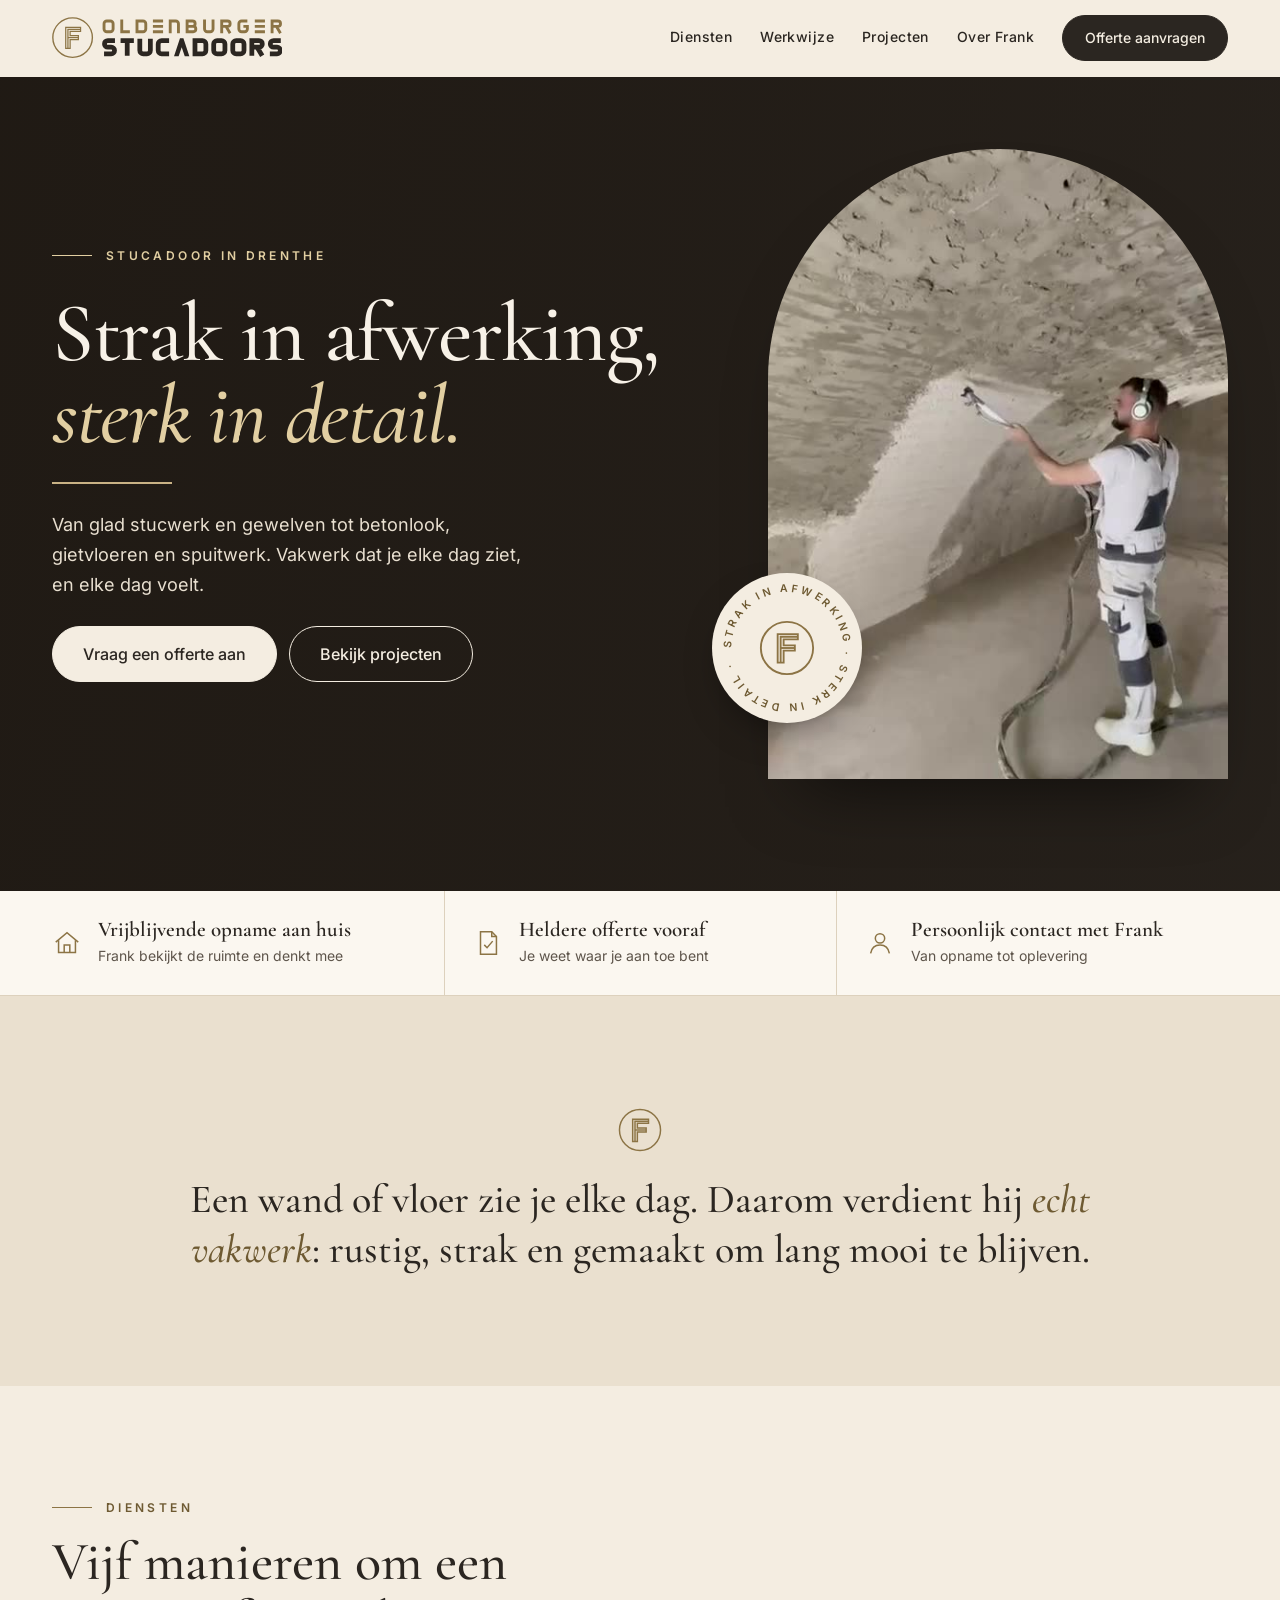
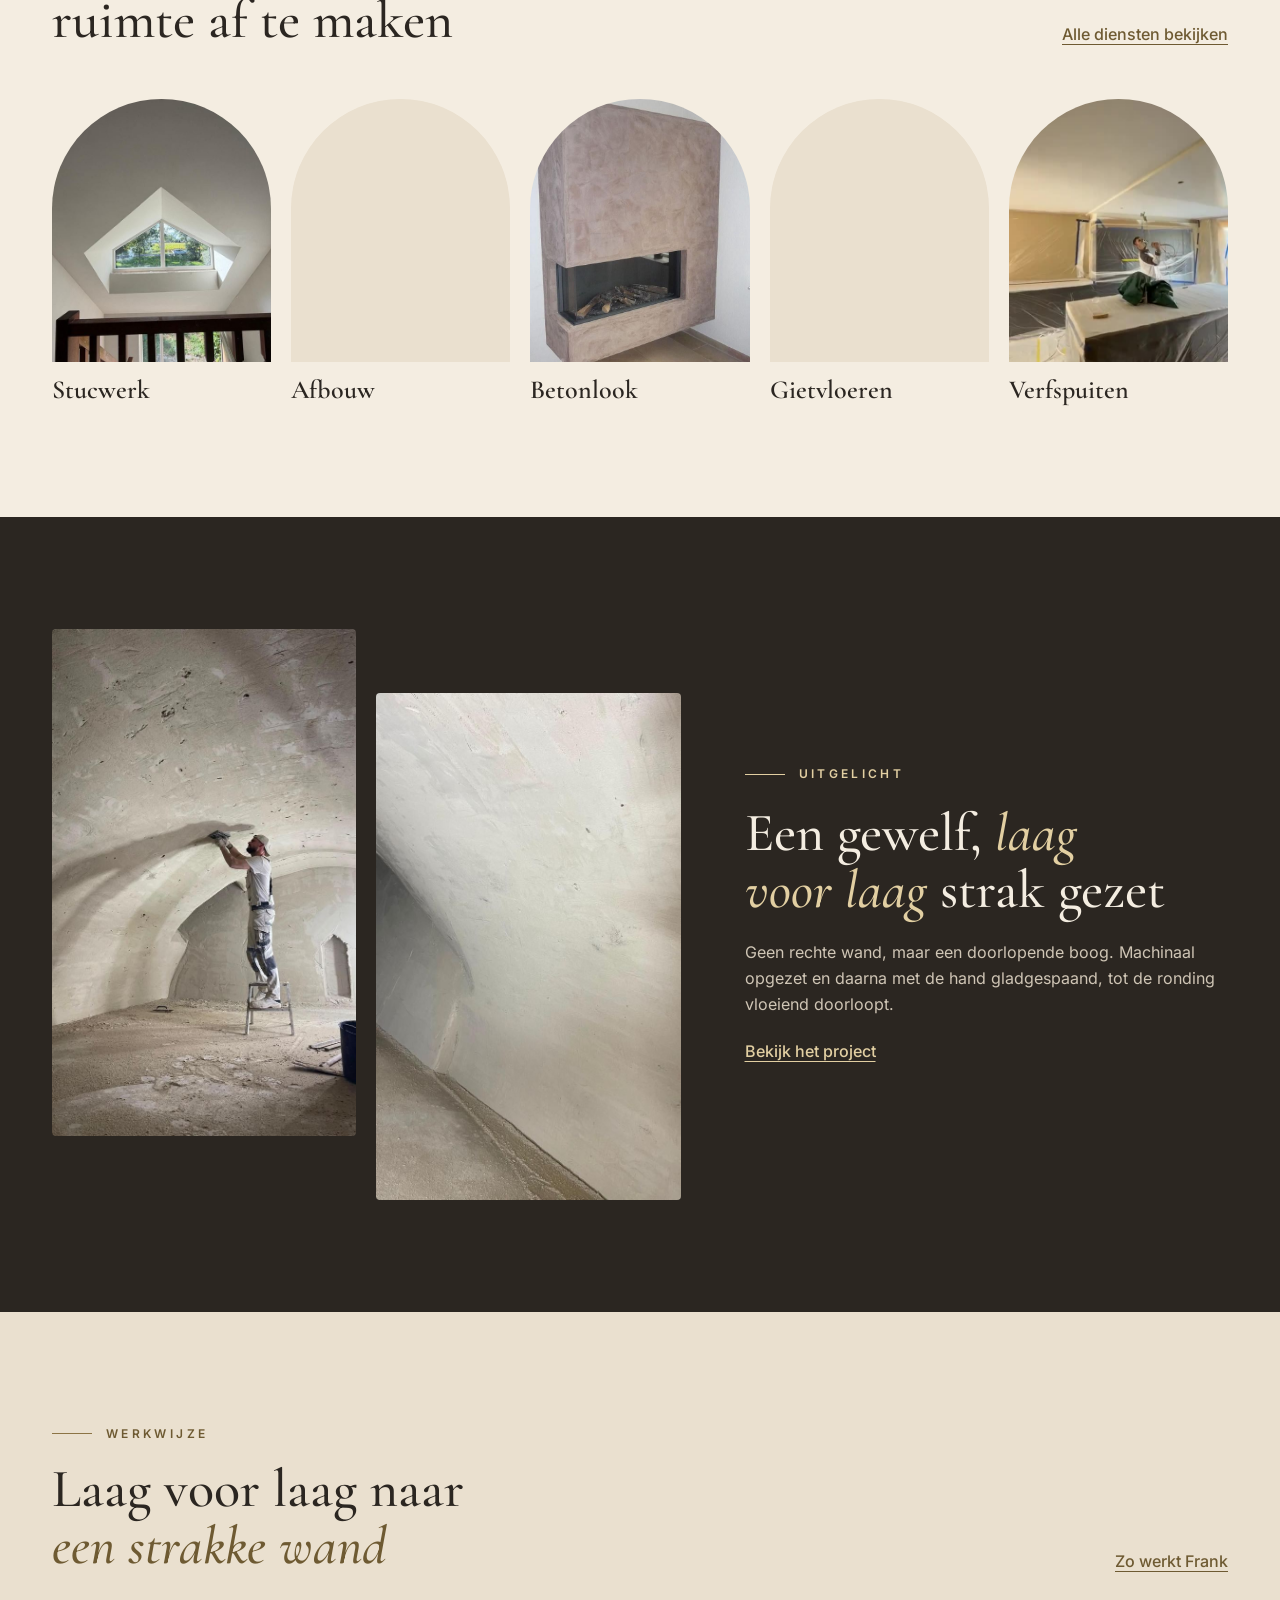
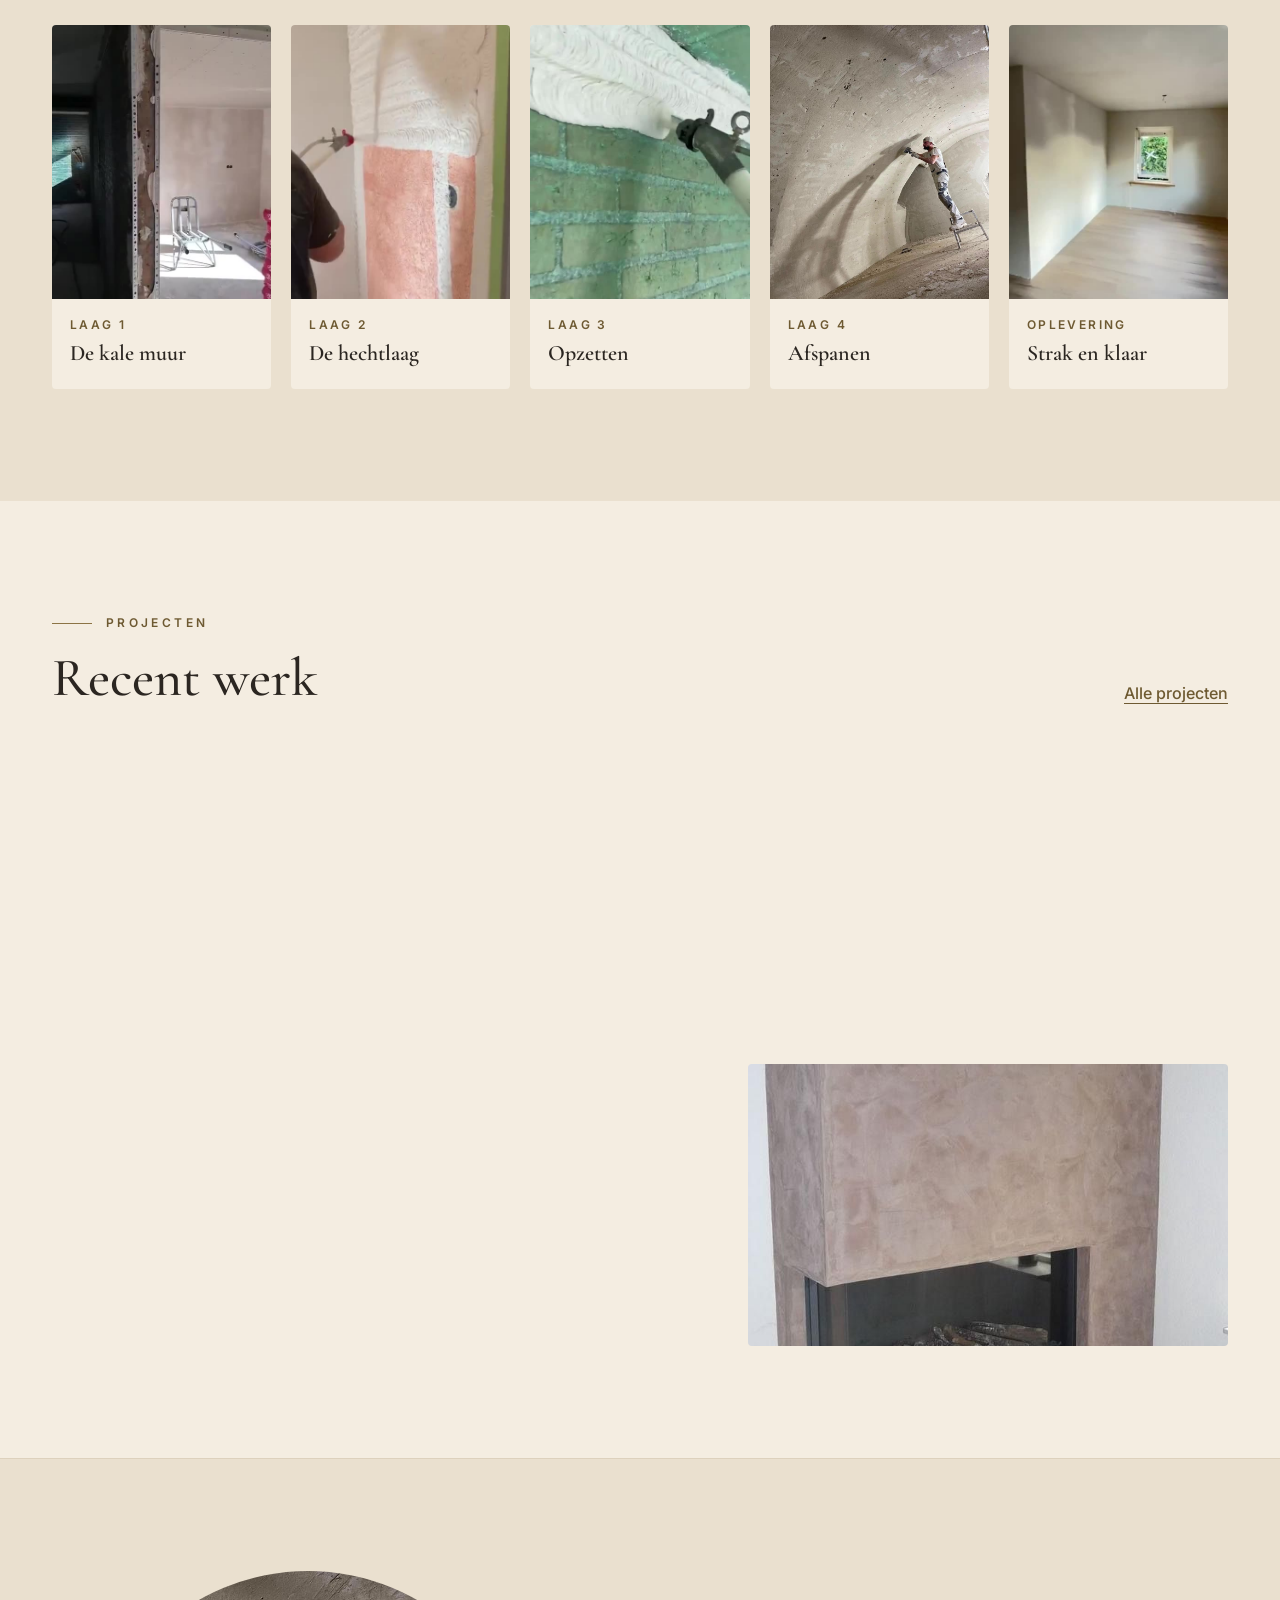
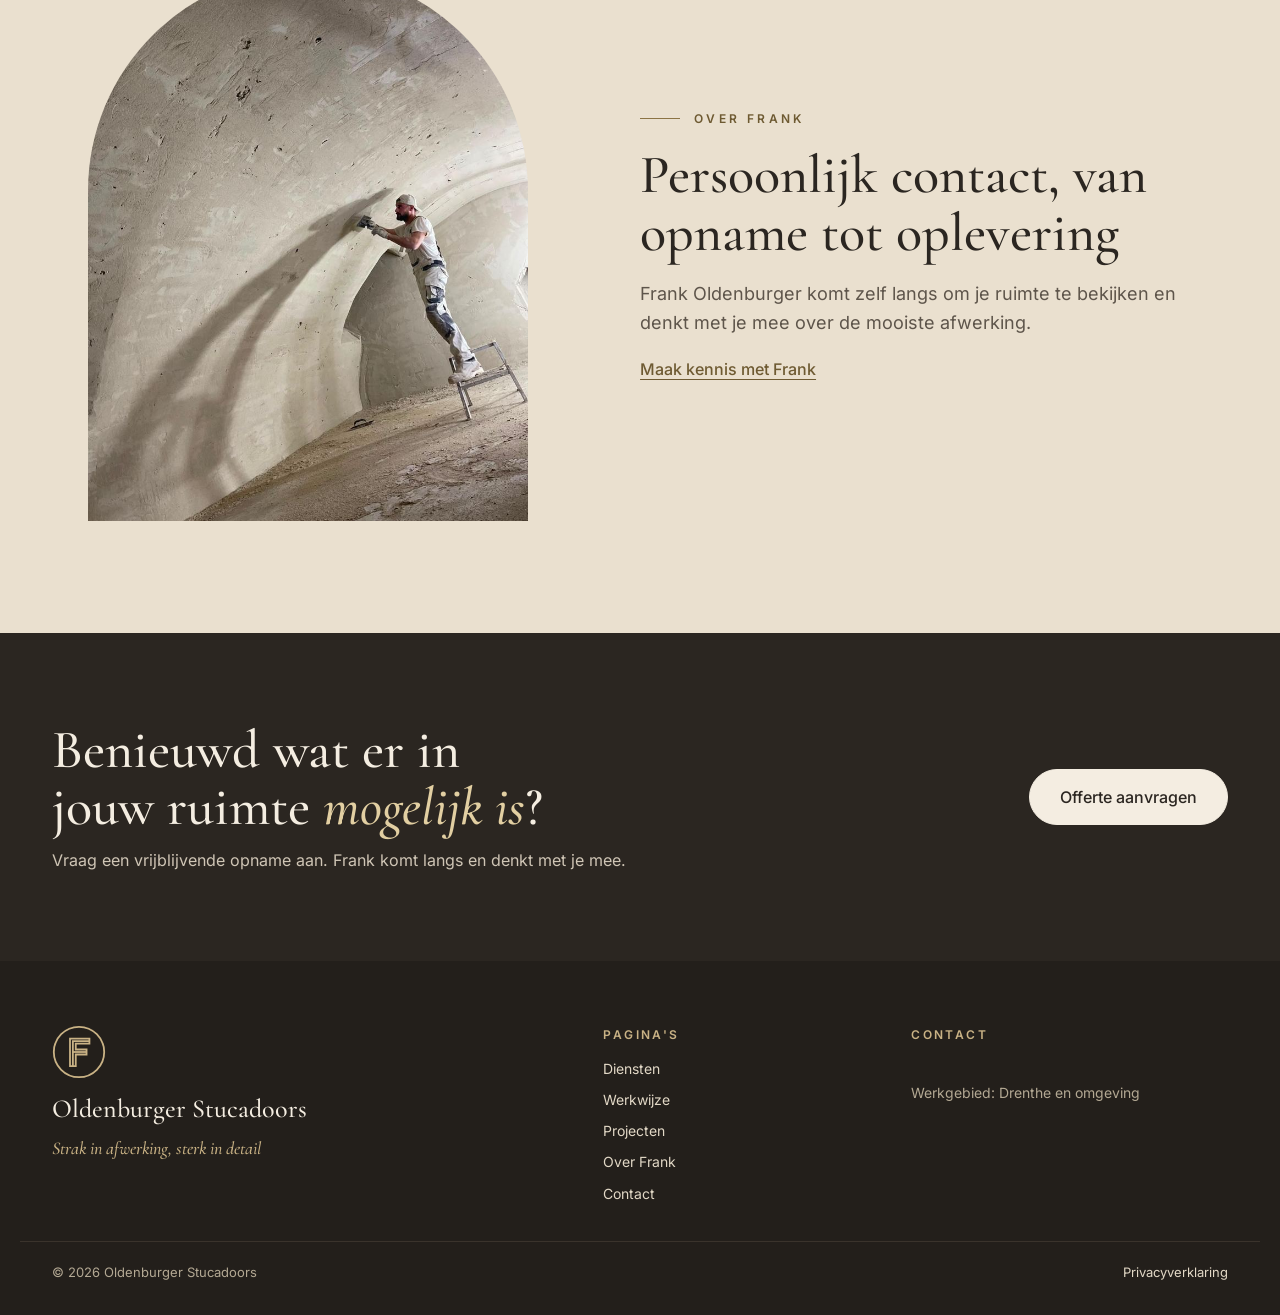
<file: index.html>
<!doctype html>
<html lang="nl">
<head>
<meta charset="utf-8">
<meta name="viewport" content="width=device-width, initial-scale=1">
<title>Oldenburger Stucadoors | Stucadoor in Drenthe</title>
<meta name="description" content="Strak in afwerking, sterk in detail. Stucwerk, afbouw, betonlook, gietvloeren en verfspuiten in Drenthe en omgeving. Vraag een vrijblijvende offerte aan.">
<meta name="theme-color" content="#F4EDE1">
<meta property="og:type" content="website">
<meta property="og:locale" content="nl_NL">
<meta property="og:site_name" content="Oldenburger Stucadoors">
<meta property="og:title" content="Oldenburger Stucadoors | Stucadoor in Drenthe">
<meta property="og:description" content="Strak in afwerking, sterk in detail. Stucwerk, afbouw, betonlook, gietvloeren en verfspuiten in Drenthe en omgeving. Vraag een vrijblijvende offerte aan.">
<link rel="icon" href="favicon.svg" type="image/svg+xml">
<link rel="preload" href="assets/fonts/cormorant-garamond-latin-500-normal.woff2" as="font" type="font/woff2" crossorigin>
<link rel="preload" href="assets/fonts/inter-latin-400-normal.woff2" as="font" type="font/woff2" crossorigin>
<link rel="stylesheet" href="assets/site.css?v=3">
</head>
<body>
<a class="skip" href="#inhoud">Naar de inhoud</a>
<header class="kop">
<div class="wrap kop__in">
<a class="kop__logo" href="./" aria-label="Oldenburger Stucadoors, naar de homepage"><svg viewBox="0 0 839 150" aria-hidden="true">
<g transform="translate(-5 -5)"><circle cx="80" cy="80" r="72" fill="none" stroke="#8C7445" stroke-width="5"></circle><g transform="translate(5 5)" fill="none" stroke="#8C7445" stroke-width="4.5"><path d="M50 38H104V52H66V68H96V82H66V114H50Z"></path><path d="M58 114V45H104"></path><path d="M58 75H96"></path></g></g>
<g transform="translate(184 9) scale(0.5)" fill="none" stroke="#8C7445" stroke-width="21"><rect x="11" y="11" width="66" height="78" rx="20"></rect><path transform="translate(129 0)" d="M11 0V89H70"></path><path transform="translate(240 0)" d="M11 11H55A20 20 0 0 1 75 31V69A20 20 0 0 1 55 89H11Z"></path><path transform="translate(367 0)" d="M0 11H74M0 50H74M0 89H74"></path><path transform="translate(482 0)" d="M11 100V11H51A20 20 0 0 1 71 31V100"></path><path transform="translate(605 0)" d="M11 50H55A19.5 19.5 0 0 1 55 89H11V11H50A19.5 19.5 0 0 1 50 50"></path><path transform="translate(732 0)" d="M11 0V69A20 20 0 0 0 31 89H53A20 20 0 0 0 73 69V0"></path><path transform="translate(857 0)" d="M11 100V11H53A19.5 19.5 0 0 1 53 50H11M42 50L72 100"></path><path transform="translate(982 0)" d="M73 11H31A20 20 0 0 0 11 31V69A20 20 0 0 0 31 89H53A20 20 0 0 0 73 69V50H44"></path><path transform="translate(1109 0)" d="M0 11H74M0 50H74M0 89H74"></path><path transform="translate(1224 0)" d="M11 100V11H53A19.5 19.5 0 0 1 53 50H11M42 50L72 100"></path></g>
<g transform="translate(184 79) scale(0.62)" fill="none" stroke="#2B2621" stroke-width="28"><path d="M73 11H31A19.5 19.5 0 0 0 31 50H51A19.5 19.5 0 0 1 51 89H9"></path><path transform="translate(106 0)" d="M0 11H78M39 11V100"></path><path transform="translate(208 0)" d="M11 0V69A20 20 0 0 0 31 89H53A20 20 0 0 0 73 69V0"></path><path transform="translate(316 0)" d="M75 11H31A20 20 0 0 0 11 31V69A20 20 0 0 0 31 89H75"></path><path transform="translate(422 0)" d="M-2 103L33 -3H53L88 103H61L43 50L25 103Z" fill="#2B2621" stroke="none"></path><path transform="translate(532 0)" d="M11 11H55A20 20 0 0 1 75 31V69A20 20 0 0 1 55 89H11Z"></path><rect x="653" y="11" width="66" height="78" rx="20"></rect><rect x="765" y="11" width="66" height="78" rx="20"></rect><path transform="translate(866 0)" d="M11 100V11H53A19.5 19.5 0 0 1 53 50H11M42 50L72 100"></path><path transform="translate(974 0)" d="M73 11H31A19.5 19.5 0 0 0 31 50H51A19.5 19.5 0 0 1 51 89H9"></path></g>
</svg></a>
<nav class="kop__nav" aria-label="Hoofdmenu"><a href="diensten">Diensten</a><a href="werkwijze">Werkwijze</a><a href="projecten">Projecten</a><a href="over-frank">Over Frank</a></nav>
<a class="kop__tel" data-g="telefoon" hidden><svg viewBox="0 0 24 24" fill="none" stroke="currentColor" stroke-width="1.6" aria-hidden="true"><path d="M5 4h4l2 5-2.5 1.5a11 11 0 0 0 5 5L15 13l5 2v4a1 1 0 0 1-1 1A16 16 0 0 1 4 5a1 1 0 0 1 1-1Z"/></svg><span data-g-tekst></span></a>
<a class="knop knop--klein kop__cta" href="contact">Offerte aanvragen</a>
<button class="kop__menu" type="button" aria-expanded="false" aria-controls="menu"><i aria-hidden="true"></i>Menu</button>
</div>
</header>
<div class="menu" id="menu" hidden>
<div class="menu__top"><span>Oldenburger Stucadoors</span><button class="menu__sluit" type="button">Sluiten</button></div>
<nav aria-label="Menu"><a href="./" aria-current="page">Home</a><a href="diensten">Diensten</a><a href="werkwijze">Werkwijze</a><a href="projecten">Projecten</a><a href="over-frank">Over Frank</a><a href="contact">Contact</a></nav>
<div class="menu__onder">
<a class="knop knop--licht" href="contact">Offerte aanvragen</a>
<a class="knop knop--lijn-licht" data-g="telefoon" data-g-voor="Bel " hidden></a>
<a class="knop knop--lijn-licht" data-g="whatsapp" data-g-vast hidden>Stuur een WhatsApp</a>
<p class="menu__slogan">Strak in afwerking, sterk in detail</p>
</div>
</div>
<main id="inhoud">
<section class="hero">
<div class="hero__beeld" aria-hidden="true"><img src="assets/badkamer-naadloos.jpg" srcset="assets/badkamer-naadloos-800.jpg 800w, assets/badkamer-naadloos.jpg 1200w" sizes="100vw" width="1200" height="1600" alt="" fetchpriority="high" style="animation-delay:-1s"><img data-src="assets/gietvloer-glans.jpg" width="1600" height="1600" alt="" style="animation-delay:5s"><img data-src="assets/schouw-betonlook.jpg" width="640" height="854" alt="" style="animation-delay:11s"><img data-src="assets/gietvloer-tuindeuren.jpg" width="1200" height="1600" alt="" style="animation-delay:17s"><img data-src="assets/gewelf-glad.jpg" width="1200" height="1600" alt="" style="animation-delay:23s"><img data-src="assets/badkamer-beige-1.jpg" width="1200" height="1600" alt="" style="animation-delay:29s"><div class="hero__waas"></div></div>
<div class="wrap hero__in">
<div class="hero__tekst">
<p class="label">Stucadoor in Drenthe</p>
<h1 class="hero__titel">Strak in afwerking,<br><em>sterk in detail.</em></h1>
<div class="hero__streep"></div>
<p>Van glad stucwerk en gewelven tot betonlook, gietvloeren en spuitwerk. Vakwerk dat je elke dag ziet, en elke dag voelt.</p>
<div class="knoppen"><a class="knop knop--licht" href="contact">Vraag een offerte aan</a><a class="knop knop--lijn-licht" href="projecten">Bekijk projecten</a></div>
</div>
<div class="hero__boog">
<video data-auto muted loop playsinline preload="none" width="480" height="848" poster="assets/hero-gewelf-poster.jpg" aria-label="Frank spuit stuc op een gewelfd plafond"><source src="assets/hero-gewelf.mp4" type="video/mp4"></video>
<div class="zegel"><svg class="zegel__ring" width="150" height="150" viewBox="0 0 150 150" aria-hidden="true"><defs><path id="ring" d="M75 75m-56 0a56 56 0 1 1 112 0a56 56 0 1 1 -112 0"/></defs><text font-family="Inter, sans-serif" font-size="10.5" font-weight="600" letter-spacing="3.1" fill="#6E5A32"><textPath href="#ring">STRAK IN AFWERKING · STERK IN DETAIL · </textPath></text></svg><span style="width:56px;height:56px;color:#8C7445"><svg viewBox="0 0 150 150" aria-hidden="true"><circle cx="75" cy="75" r="70" fill="none" stroke="currentColor" stroke-width="5"/><g fill="none" stroke="currentColor" stroke-width="5"><path d="M50 38H104V52H66V68H96V82H66V114H50Z"/><path d="M58 114V45H104"/><path d="M58 75H96"/></g></svg></span></div>
</div>
</div>
</section>

<section class="zeker" aria-label="Waar je op kunt rekenen">
<div class="wrap"><ul>
<li><svg viewBox="0 0 32 32" fill="none" stroke="currentColor" stroke-width="1.6" aria-hidden="true"><path d="M4 15 16 5l12 10"/><path d="M7 13v13h18V13"/><path d="M13 26v-8h6v8"/></svg><div><strong>Vrijblijvende opname aan huis</strong><span>Frank bekijkt de ruimte en denkt mee</span></div></li>
<li><svg viewBox="0 0 32 32" fill="none" stroke="currentColor" stroke-width="1.6" aria-hidden="true"><path d="M8 4h12l5 5v19H8Z"/><path d="M20 4v5h5"/><path d="m12 18 3 3 6-7"/></svg><div><strong>Heldere offerte vooraf</strong><span>Je weet waar je aan toe bent</span></div></li>
<li><svg viewBox="0 0 32 32" fill="none" stroke="currentColor" stroke-width="1.6" aria-hidden="true"><circle cx="16" cy="11" r="5"/><path d="M6 27c1-6 5-9 10-9s9 3 10 9"/></svg><div><strong>Persoonlijk contact met Frank</strong><span>Van opname tot oplevering</span></div></li>
</ul></div>
</section>

<section class="sectie diep">
<div class="wrap">
<div class="quote-merk"><svg viewBox="0 0 150 150" aria-hidden="true"><circle cx="75" cy="75" r="70" fill="none" stroke="currentColor" stroke-width="5"/><g fill="none" stroke="currentColor" stroke-width="5"><path d="M50 38H104V52H66V68H96V82H66V114H50Z"/><path d="M58 114V45H104"/><path d="M58 75H96"/></g></svg></div>
<p class="quote">Een wand of vloer zie je elke dag. Daarom verdient hij <em>echt vakwerk</em>: rustig, strak en gemaakt om lang mooi te blijven.</p>
</div>
</section>

<section class="sectie">
<div class="wrap">
<div class="kop-rij"><div><p class="label">Diensten</p><h2 class="h2">Vijf manieren om een ruimte af te maken</h2></div><a class="link" href="diensten">Alle diensten bekijken</a></div>
<div class="rij"><a class="boogkaart" href="diensten#stucwerk"><img src="assets/dakkapel-stucwerk.jpg" srcset="assets/dakkapel-stucwerk-800.jpg 800w, assets/dakkapel-stucwerk.jpg 1600w" sizes="(max-width:920px) 64vw, 230px" width="1600" height="1200" alt="Strak gestucte dakkapel en schuin plafond" loading="lazy" decoding="async"><span>Stucwerk</span></a><a class="boogkaart" href="diensten#afbouw"><img src="assets/gewelf-glad.jpg" srcset="assets/gewelf-glad-800.jpg 800w, assets/gewelf-glad.jpg 1200w" sizes="(max-width:920px) 64vw, 230px" width="1200" height="1600" alt="Glad afgewerkt gewelf" loading="lazy" decoding="async"><span>Afbouw</span></a><a class="boogkaart" href="diensten#betonlook"><img src="assets/schouw-betonlook.jpg" width="640" height="854" alt="Zwevende schouw afgewerkt in betonlook" loading="lazy" decoding="async"><span>Betonlook</span></a><a class="boogkaart" href="diensten#gietvloeren"><img src="assets/gietvloer-tuindeuren.jpg" srcset="assets/gietvloer-tuindeuren-800.jpg 800w, assets/gietvloer-tuindeuren.jpg 1200w" sizes="(max-width:920px) 64vw, 230px" width="1200" height="1600" alt="Woonkamer met naadloze gietvloer en tuindeuren" loading="lazy" decoding="async"><span>Gietvloeren</span></a><a class="boogkaart" href="diensten#verfspuiten"><img src="assets/verfspuiten-poster.jpg" width="480" height="848" alt="Plafond en wanden worden gespoten in een afgedekte ruimte" loading="lazy" decoding="async"><span>Verfspuiten</span></a></div>
</div>
</section>

<section class="sectie donker">
<div class="wrap uitgelicht">
<div class="uitgelicht__beelden"><img src="assets/frank-afspanen-2.jpg" srcset="assets/frank-afspanen-2-800.jpg 800w, assets/frank-afspanen-2.jpg 1200w" sizes="(max-width:820px) 46vw, 340px" width="1200" height="1600" alt="Frank zet het gewelf glad met de spaan" loading="lazy" decoding="async"><img src="assets/gewelf-glad.jpg" srcset="assets/gewelf-glad-800.jpg 800w, assets/gewelf-glad.jpg 1200w" sizes="(max-width:820px) 46vw, 340px" width="1200" height="1600" alt="Het gladde resultaat van het gewelf" loading="lazy" decoding="async"></div>
<div class="uitgelicht__tekst">
<p class="label">Uitgelicht</p>
<h2 class="h2">Een gewelf, <em>laag voor laag</em> strak gezet</h2>
<p>Geen rechte wand, maar een doorlopende boog. Machinaal opgezet en daarna met de hand gladgespaand, tot de ronding vloeiend doorloopt.</p>
<a class="link" href="projecten">Bekijk het project</a>
</div>
</div>
</section>

<section class="sectie diep">
<div class="wrap">
<div class="kop-rij"><div><p class="label">Werkwijze</p><h2 class="h2">Laag voor laag naar <em>een strakke wand</em></h2></div><a class="link" href="werkwijze">Zo werkt Frank</a></div>
<div class="rij"><a class="laagkaart" href="werkwijze" style="text-decoration:none;color:inherit"><img src="assets/kale-muur-poster.jpg" width="464" height="832" alt="Kale wanden met hoekprofielen, klaar om gestuct te worden" loading="lazy" decoding="async"><div><small>Laag 1</small><strong>De kale muur</strong></div></a><a class="laagkaart" href="werkwijze" style="text-decoration:none;color:inherit"><img src="assets/hechtlaag-poster.jpg" width="472" height="848" alt="Stuc wordt gespoten over de roze hechtlaag" loading="lazy" decoding="async"><div><small>Laag 2</small><strong>De hechtlaag</strong></div></a><a class="laagkaart" href="werkwijze" style="text-decoration:none;color:inherit"><img src="assets/opzetten-poster.jpg" width="480" height="848" alt="Stuc wordt machinaal op een bakstenen muur gespoten" loading="lazy" decoding="async"><div><small>Laag 3</small><strong>Opzetten</strong></div></a><a class="laagkaart" href="werkwijze" style="text-decoration:none;color:inherit"><img src="assets/frank-afspanen-1.jpg" srcset="assets/frank-afspanen-1-800.jpg 800w, assets/frank-afspanen-1.jpg 1200w" sizes="(max-width:920px) 64vw, 230px" width="1200" height="1600" alt="Frank spant het gewelf glad" loading="lazy" decoding="async"><div><small>Laag 4</small><strong>Afspanen</strong></div></a><a class="laagkaart" href="werkwijze" style="text-decoration:none;color:inherit"><img src="assets/oplevering-poster.jpg" width="480" height="848" alt="Rondgang door een strak opgeleverde ruimte" loading="lazy" decoding="async"><div><small>Oplevering</small><strong>Strak en klaar</strong></div></a></div>
</div>
</section>

<section class="sectie">
<div class="wrap">
<div class="kop-rij"><div><p class="label">Projecten</p><h2 class="h2">Recent werk</h2></div><a class="link" href="projecten">Alle projecten</a></div>
<div class="trio"><img src="assets/badkamer-beige-1.jpg" srcset="assets/badkamer-beige-1-800.jpg 800w, assets/badkamer-beige-1.jpg 1200w" sizes="(max-width:700px) 100vw, 700px" width="1200" height="1600" alt="Badkamer met betonlook wanden en naadloze vloer" loading="lazy" decoding="async"><div><img src="assets/gietvloer-glans.jpg" srcset="assets/gietvloer-glans-800.jpg 800w, assets/gietvloer-glans.jpg 1600w" sizes="(max-width:700px) 50vw, 480px" width="1600" height="1600" alt="Hoogglans gietvloer" loading="lazy" decoding="async"><img src="assets/schouw-betonlook.jpg" width="640" height="854" alt="Schouw in betonlook" loading="lazy" decoding="async"></div></div>
</div>
</section>

<section class="sectie diep" data-reviews hidden aria-labelledby="reviews-titel">
<div class="wrap">
<div class="kop-rij"><div><p class="label">Reviews</p><h2 class="h2" id="reviews-titel">Wat klanten zeggen</h2></div></div>
<div class="reviews" data-reviews-lijst></div>
</div>
</section>

<section class="sectie diep" style="border-top:1px solid var(--lijn)">
<div class="wrap duo">
<div class="duo__beeld"><img class="boog" src="assets/frank-afspanen-1.jpg" srcset="assets/frank-afspanen-1-800.jpg 800w, assets/frank-afspanen-1.jpg 1200w" sizes="(max-width:820px) 340px, 440px" width="1200" height="1600" alt="Frank aan het werk met de spaan" loading="lazy" decoding="async"></div>
<div class="duo__tekst">
<p class="label">Over Frank</p>
<h2 class="h2">Persoonlijk contact, van opname tot oplevering</h2>
<p class="intro">Frank Oldenburger komt zelf langs om je ruimte te bekijken en denkt met je mee over de mooiste afwerking.</p>
<a class="link" href="over-frank">Maak kennis met Frank</a>
</div>
</div>
</section>
</main>
<section class="donker sectie" style="padding-block:clamp(56px,7vw,88px)">
<div class="wrap afsluiter">
<div><h2 class="h2">Benieuwd wat er in jouw ruimte <em>mogelijk is</em>?</h2>
<p>Vraag een vrijblijvende opname aan. Frank komt langs en denkt met je mee.</p></div>
<div class="knoppen"><a class="knop knop--licht" href="contact">Offerte aanvragen</a>
<a class="knop knop--lijn-licht" data-g="telefoon" data-g-voor="Bel " hidden></a></div>
</div>
</section>
<footer class="voet">
<div class="wrap voet__in">
<div class="voet__merk"><svg viewBox="0 0 150 150" aria-hidden="true"><circle cx="75" cy="75" r="70" fill="none" stroke="currentColor" stroke-width="5"/><g fill="none" stroke="currentColor" stroke-width="5"><path d="M50 38H104V52H66V68H96V82H66V114H50Z"/><path d="M58 114V45H104"/><path d="M58 75H96"/></g></svg><div class="voet__naam">Oldenburger Stucadoors</div><div class="voet__slogan">Strak in afwerking, sterk in detail</div></div>
<nav aria-label="Voetmenu"><h2>Pagina's</h2><ul><li><a href="diensten">Diensten</a></li><li><a href="werkwijze">Werkwijze</a></li><li><a href="projecten">Projecten</a></li><li><a href="over-frank">Over Frank</a></li><li><a href="contact">Contact</a></li></ul></nav>
<div><h2>Contact</h2><ul>
<li><a data-g="telefoon" hidden></a></li>
<li><a data-g="email" hidden></a></li>
<li><a data-g="whatsapp" data-g-vast hidden>WhatsApp</a></li>
<li data-g="adres" hidden></li>
<li>Werkgebied: Drenthe en omgeving</li>
</ul></div>
</div>
<div class="wrap voet__onder"><span>© <span data-jaar>2026</span> Oldenburger Stucadoors<span data-g="kvk" data-g-voor=" · KvK " hidden></span></span><a href="privacy">Privacyverklaring</a></div>
</footer>
<div class="balk" aria-label="Snel contact">
<a data-g="telefoon" data-g-vast hidden><svg viewBox="0 0 24 24" fill="none" stroke="currentColor" stroke-width="1.6" aria-hidden="true"><path d="M5 4h4l2 5-2.5 1.5a11 11 0 0 0 5 5L15 13l5 2v4a1 1 0 0 1-1 1A16 16 0 0 1 4 5a1 1 0 0 1 1-1Z"/></svg>Bel</a>
<a data-g="whatsapp" data-g-vast hidden><svg viewBox="0 0 24 24" fill="none" stroke="currentColor" stroke-width="1.6" aria-hidden="true"><path d="M4 20l1.4-4.2A8 8 0 1 1 8.6 19L4 20Z"/><path d="M9 9.5c0 3 2.5 5.5 5.5 5.5"/></svg>WhatsApp</a>
<a class="is-hoofd" href="contact">Offerte</a>
</div>
<script src="gegevens.js?v=3"></script>
<script src="assets/site.js?v=3"></script>
</body>
</html>
</file>
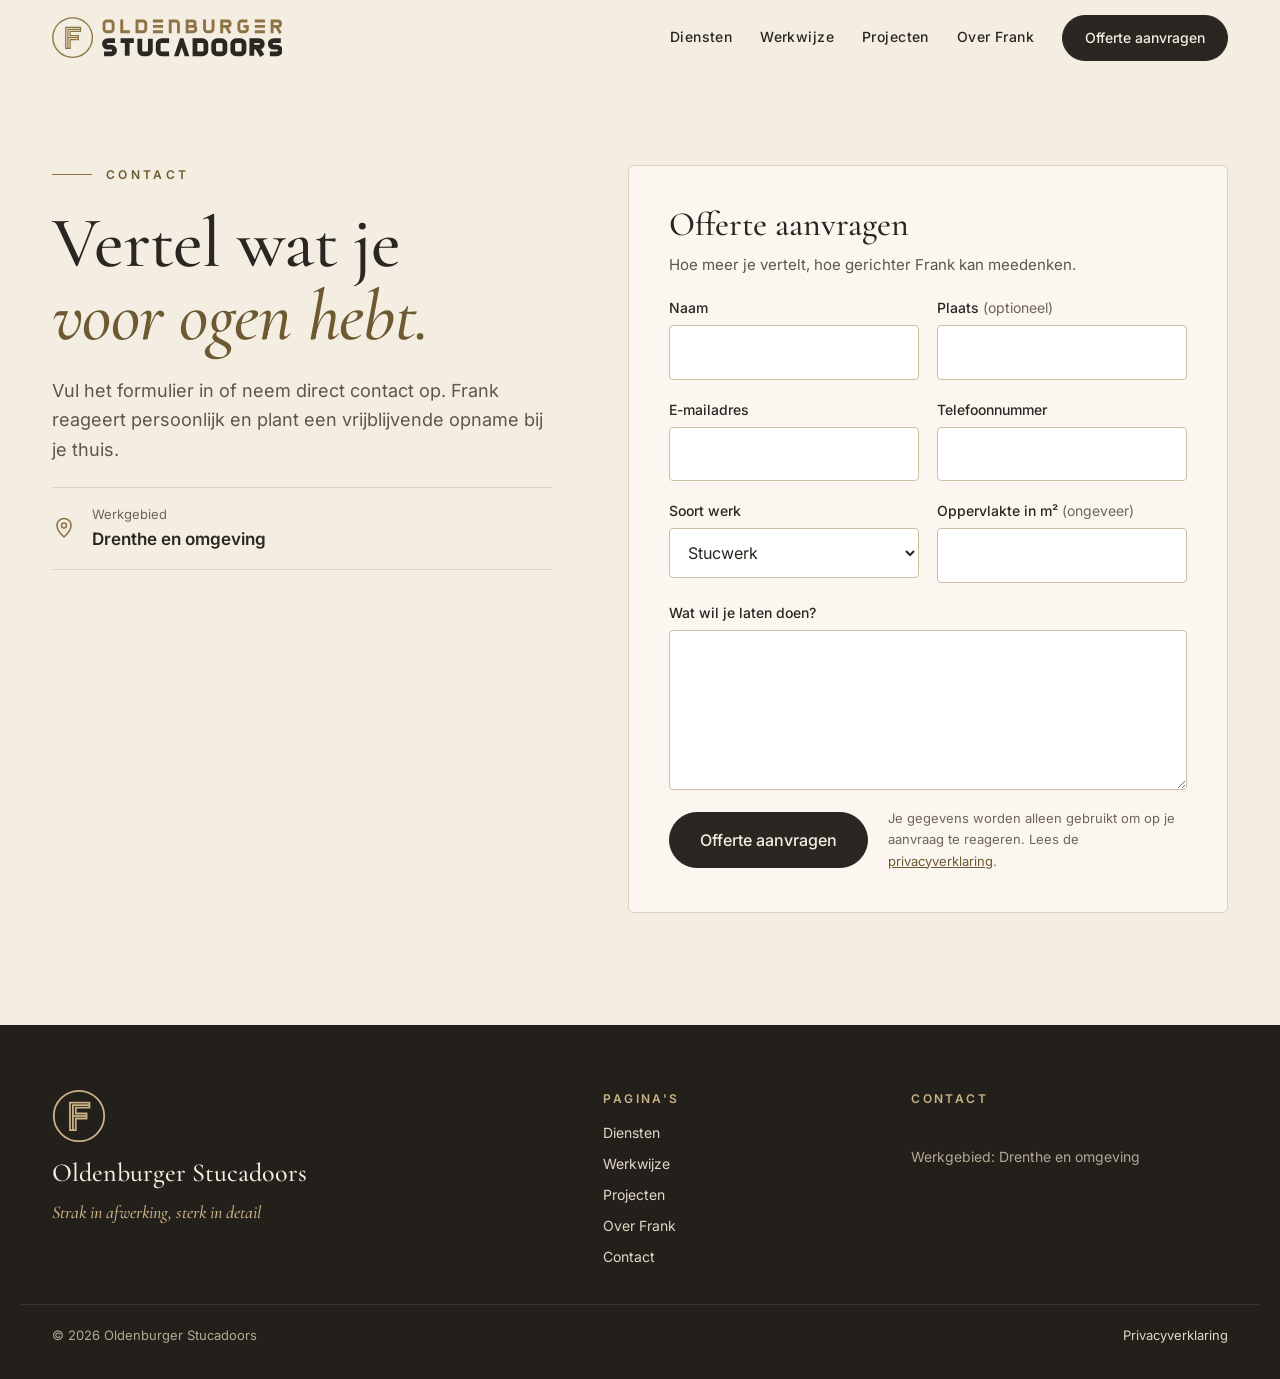
<file: contact.html>
<!doctype html>
<html lang="nl">
<head>
<meta charset="utf-8">
<meta name="viewport" content="width=device-width, initial-scale=1">
<title>Contact en offerte | Oldenburger Stucadoors</title>
<meta name="description" content="Vraag een vrijblijvende offerte aan bij Oldenburger Stucadoors, stucadoor in Drenthe en omgeving.">
<meta name="theme-color" content="#F4EDE1">
<meta property="og:type" content="website">
<meta property="og:locale" content="nl_NL">
<meta property="og:site_name" content="Oldenburger Stucadoors">
<meta property="og:title" content="Contact en offerte | Oldenburger Stucadoors">
<meta property="og:description" content="Vraag een vrijblijvende offerte aan bij Oldenburger Stucadoors, stucadoor in Drenthe en omgeving.">
<link rel="icon" href="favicon.svg" type="image/svg+xml">
<link rel="preload" href="assets/fonts/cormorant-garamond-latin-500-normal.woff2" as="font" type="font/woff2" crossorigin>
<link rel="preload" href="assets/fonts/inter-latin-400-normal.woff2" as="font" type="font/woff2" crossorigin>
<link rel="stylesheet" href="assets/site.css?v=3">
</head>
<body>
<a class="skip" href="#inhoud">Naar de inhoud</a>
<header class="kop">
<div class="wrap kop__in">
<a class="kop__logo" href="./" aria-label="Oldenburger Stucadoors, naar de homepage"><svg viewBox="0 0 839 150" aria-hidden="true">
<g transform="translate(-5 -5)"><circle cx="80" cy="80" r="72" fill="none" stroke="#8C7445" stroke-width="5"></circle><g transform="translate(5 5)" fill="none" stroke="#8C7445" stroke-width="4.5"><path d="M50 38H104V52H66V68H96V82H66V114H50Z"></path><path d="M58 114V45H104"></path><path d="M58 75H96"></path></g></g>
<g transform="translate(184 9) scale(0.5)" fill="none" stroke="#8C7445" stroke-width="21"><rect x="11" y="11" width="66" height="78" rx="20"></rect><path transform="translate(129 0)" d="M11 0V89H70"></path><path transform="translate(240 0)" d="M11 11H55A20 20 0 0 1 75 31V69A20 20 0 0 1 55 89H11Z"></path><path transform="translate(367 0)" d="M0 11H74M0 50H74M0 89H74"></path><path transform="translate(482 0)" d="M11 100V11H51A20 20 0 0 1 71 31V100"></path><path transform="translate(605 0)" d="M11 50H55A19.5 19.5 0 0 1 55 89H11V11H50A19.5 19.5 0 0 1 50 50"></path><path transform="translate(732 0)" d="M11 0V69A20 20 0 0 0 31 89H53A20 20 0 0 0 73 69V0"></path><path transform="translate(857 0)" d="M11 100V11H53A19.5 19.5 0 0 1 53 50H11M42 50L72 100"></path><path transform="translate(982 0)" d="M73 11H31A20 20 0 0 0 11 31V69A20 20 0 0 0 31 89H53A20 20 0 0 0 73 69V50H44"></path><path transform="translate(1109 0)" d="M0 11H74M0 50H74M0 89H74"></path><path transform="translate(1224 0)" d="M11 100V11H53A19.5 19.5 0 0 1 53 50H11M42 50L72 100"></path></g>
<g transform="translate(184 79) scale(0.62)" fill="none" stroke="#2B2621" stroke-width="28"><path d="M73 11H31A19.5 19.5 0 0 0 31 50H51A19.5 19.5 0 0 1 51 89H9"></path><path transform="translate(106 0)" d="M0 11H78M39 11V100"></path><path transform="translate(208 0)" d="M11 0V69A20 20 0 0 0 31 89H53A20 20 0 0 0 73 69V0"></path><path transform="translate(316 0)" d="M75 11H31A20 20 0 0 0 11 31V69A20 20 0 0 0 31 89H75"></path><path transform="translate(422 0)" d="M-2 103L33 -3H53L88 103H61L43 50L25 103Z" fill="#2B2621" stroke="none"></path><path transform="translate(532 0)" d="M11 11H55A20 20 0 0 1 75 31V69A20 20 0 0 1 55 89H11Z"></path><rect x="653" y="11" width="66" height="78" rx="20"></rect><rect x="765" y="11" width="66" height="78" rx="20"></rect><path transform="translate(866 0)" d="M11 100V11H53A19.5 19.5 0 0 1 53 50H11M42 50L72 100"></path><path transform="translate(974 0)" d="M73 11H31A19.5 19.5 0 0 0 31 50H51A19.5 19.5 0 0 1 51 89H9"></path></g>
</svg></a>
<nav class="kop__nav" aria-label="Hoofdmenu"><a href="diensten">Diensten</a><a href="werkwijze">Werkwijze</a><a href="projecten">Projecten</a><a href="over-frank">Over Frank</a></nav>
<a class="kop__tel" data-g="telefoon" hidden><svg viewBox="0 0 24 24" fill="none" stroke="currentColor" stroke-width="1.6" aria-hidden="true"><path d="M5 4h4l2 5-2.5 1.5a11 11 0 0 0 5 5L15 13l5 2v4a1 1 0 0 1-1 1A16 16 0 0 1 4 5a1 1 0 0 1 1-1Z"/></svg><span data-g-tekst></span></a>
<a class="knop knop--klein kop__cta" href="contact" aria-current="page">Offerte aanvragen</a>
<button class="kop__menu" type="button" aria-expanded="false" aria-controls="menu"><i aria-hidden="true"></i>Menu</button>
</div>
</header>
<div class="menu" id="menu" hidden>
<div class="menu__top"><span>Oldenburger Stucadoors</span><button class="menu__sluit" type="button">Sluiten</button></div>
<nav aria-label="Menu"><a href="./">Home</a><a href="diensten">Diensten</a><a href="werkwijze">Werkwijze</a><a href="projecten">Projecten</a><a href="over-frank">Over Frank</a><a href="contact" aria-current="page">Contact</a></nav>
<div class="menu__onder">
<a class="knop knop--licht" href="contact">Offerte aanvragen</a>
<a class="knop knop--lijn-licht" data-g="telefoon" data-g-voor="Bel " hidden></a>
<a class="knop knop--lijn-licht" data-g="whatsapp" data-g-vast hidden>Stuur een WhatsApp</a>
<p class="menu__slogan">Strak in afwerking, sterk in detail</p>
</div>
</div>
<main id="inhoud">
<section class="wrap sectie" style="padding-top:clamp(48px,7vw,88px)">
<div class="contact">
<div class="contact__links">
<p class="label">Contact</p>
<h1 class="h1">Vertel wat je <em>voor ogen hebt.</em></h1>
<p class="intro">Vul het formulier in of neem direct contact op. Frank reageert persoonlijk en plant een vrijblijvende opname bij je thuis.</p>
<div class="kanalen">
<a data-g="telefoon" hidden><svg viewBox="0 0 24 24" fill="none" stroke="currentColor" stroke-width="1.6" aria-hidden="true"><path d="M5 4h4l2 5-2.5 1.5a11 11 0 0 0 5 5L15 13l5 2v4a1 1 0 0 1-1 1A16 16 0 0 1 4 5a1 1 0 0 1 1-1Z"/></svg><span><small>Bellen</small><strong data-g-tekst></strong></span></a>
<a data-g="whatsapp" data-g-vast hidden><svg viewBox="0 0 24 24" fill="none" stroke="currentColor" stroke-width="1.6" aria-hidden="true"><path d="M4 20l1.4-4.2A8 8 0 1 1 8.6 19L4 20Z"/><path d="M9 9.5c0 3 2.5 5.5 5.5 5.5"/></svg><span><small>WhatsApp</small><strong>Stuur een bericht of foto's</strong></span></a>
<a data-g="email" hidden><svg viewBox="0 0 24 24" fill="none" stroke="currentColor" stroke-width="1.6" aria-hidden="true"><rect x="3" y="5" width="18" height="14" rx="1.5"/><path d="M3.5 6.5 12 13l8.5-6.5"/></svg><span><small>E-mail</small><strong data-g-tekst></strong></span></a>
<div><svg viewBox="0 0 24 24" fill="none" stroke="currentColor" stroke-width="1.6" aria-hidden="true"><path d="M12 21s7-6.2 7-11.5A7 7 0 0 0 5 9.5C5 14.8 12 21 12 21Z"/><circle cx="12" cy="9.5" r="2.5"/></svg><span><small>Werkgebied</small><strong>Drenthe en omgeving</strong></span></div>
</div>
</div>
<form class="formulier" novalidate>
<h2>Offerte aanvragen</h2>
<p>Hoe meer je vertelt, hoe gerichter Frank kan meedenken.</p>
<div class="veld"><label for="f-naam">Naam</label><input id="f-naam" name="naam" type="text" autocomplete="name" required aria-describedby="fout-naam"><span class="veld__fout" id="fout-naam" data-fout="naam" hidden></span></div>
<div class="veld"><label for="f-plaats">Plaats <i>(optioneel)</i></label><input id="f-plaats" name="plaats" type="text" autocomplete="address-level2"></div>
<div class="veld"><label for="f-email">E-mailadres</label><input id="f-email" name="email" type="email" autocomplete="email" inputmode="email" aria-describedby="fout-email"><span class="veld__fout" id="fout-email" data-fout="email" hidden></span></div>
<div class="veld"><label for="f-telefoon">Telefoonnummer</label><input id="f-telefoon" name="telefoon" type="tel" autocomplete="tel" inputmode="tel"></div>
<div class="veld"><label for="f-soort">Soort werk</label><select id="f-soort" name="soort"><option>Stucwerk</option><option>Afbouw</option><option>Betonlook</option><option>Gietvloer</option><option>Verfspuiten</option><option>Anders</option></select></div>
<div class="veld"><label for="f-oppervlakte">Oppervlakte in m² <i>(ongeveer)</i></label><input id="f-oppervlakte" name="oppervlakte" type="text" inputmode="numeric"></div>
<div class="veld veld--breed"><label for="f-bericht">Wat wil je laten doen?</label><textarea id="f-bericht" name="bericht" rows="5" required aria-describedby="fout-bericht"></textarea><span class="veld__fout" id="fout-bericht" data-fout="bericht" hidden></span></div>
<div class="honing" aria-hidden="true"><label for="f-website">Laat dit veld leeg</label><input id="f-website" name="website" type="text" tabindex="-1" autocomplete="off"></div>
<p class="melding" role="status" tabindex="-1" hidden></p>
<div class="formulier__voet"><button class="knop" type="submit">Offerte aanvragen</button><small>Je gegevens worden alleen gebruikt om op je aanvraag te reageren. Lees de <a href="privacy">privacyverklaring</a>.</small></div>
</form>
</div>
</section>
</main>

<footer class="voet">
<div class="wrap voet__in">
<div class="voet__merk"><svg viewBox="0 0 150 150" aria-hidden="true"><circle cx="75" cy="75" r="70" fill="none" stroke="currentColor" stroke-width="5"/><g fill="none" stroke="currentColor" stroke-width="5"><path d="M50 38H104V52H66V68H96V82H66V114H50Z"/><path d="M58 114V45H104"/><path d="M58 75H96"/></g></svg><div class="voet__naam">Oldenburger Stucadoors</div><div class="voet__slogan">Strak in afwerking, sterk in detail</div></div>
<nav aria-label="Voetmenu"><h2>Pagina's</h2><ul><li><a href="diensten">Diensten</a></li><li><a href="werkwijze">Werkwijze</a></li><li><a href="projecten">Projecten</a></li><li><a href="over-frank">Over Frank</a></li><li><a href="contact">Contact</a></li></ul></nav>
<div><h2>Contact</h2><ul>
<li><a data-g="telefoon" hidden></a></li>
<li><a data-g="email" hidden></a></li>
<li><a data-g="whatsapp" data-g-vast hidden>WhatsApp</a></li>
<li data-g="adres" hidden></li>
<li>Werkgebied: Drenthe en omgeving</li>
</ul></div>
</div>
<div class="wrap voet__onder"><span>© <span data-jaar>2026</span> Oldenburger Stucadoors<span data-g="kvk" data-g-voor=" · KvK " hidden></span></span><a href="privacy">Privacyverklaring</a></div>
</footer>
<div class="balk" aria-label="Snel contact">
<a data-g="telefoon" data-g-vast hidden><svg viewBox="0 0 24 24" fill="none" stroke="currentColor" stroke-width="1.6" aria-hidden="true"><path d="M5 4h4l2 5-2.5 1.5a11 11 0 0 0 5 5L15 13l5 2v4a1 1 0 0 1-1 1A16 16 0 0 1 4 5a1 1 0 0 1 1-1Z"/></svg>Bel</a>
<a data-g="whatsapp" data-g-vast hidden><svg viewBox="0 0 24 24" fill="none" stroke="currentColor" stroke-width="1.6" aria-hidden="true"><path d="M4 20l1.4-4.2A8 8 0 1 1 8.6 19L4 20Z"/><path d="M9 9.5c0 3 2.5 5.5 5.5 5.5"/></svg>WhatsApp</a>
<a class="is-hoofd" href="contact">Offerte</a>
</div>
<script src="gegevens.js?v=3"></script>
<script src="assets/site.js?v=3"></script>
</body>
</html>
</file>
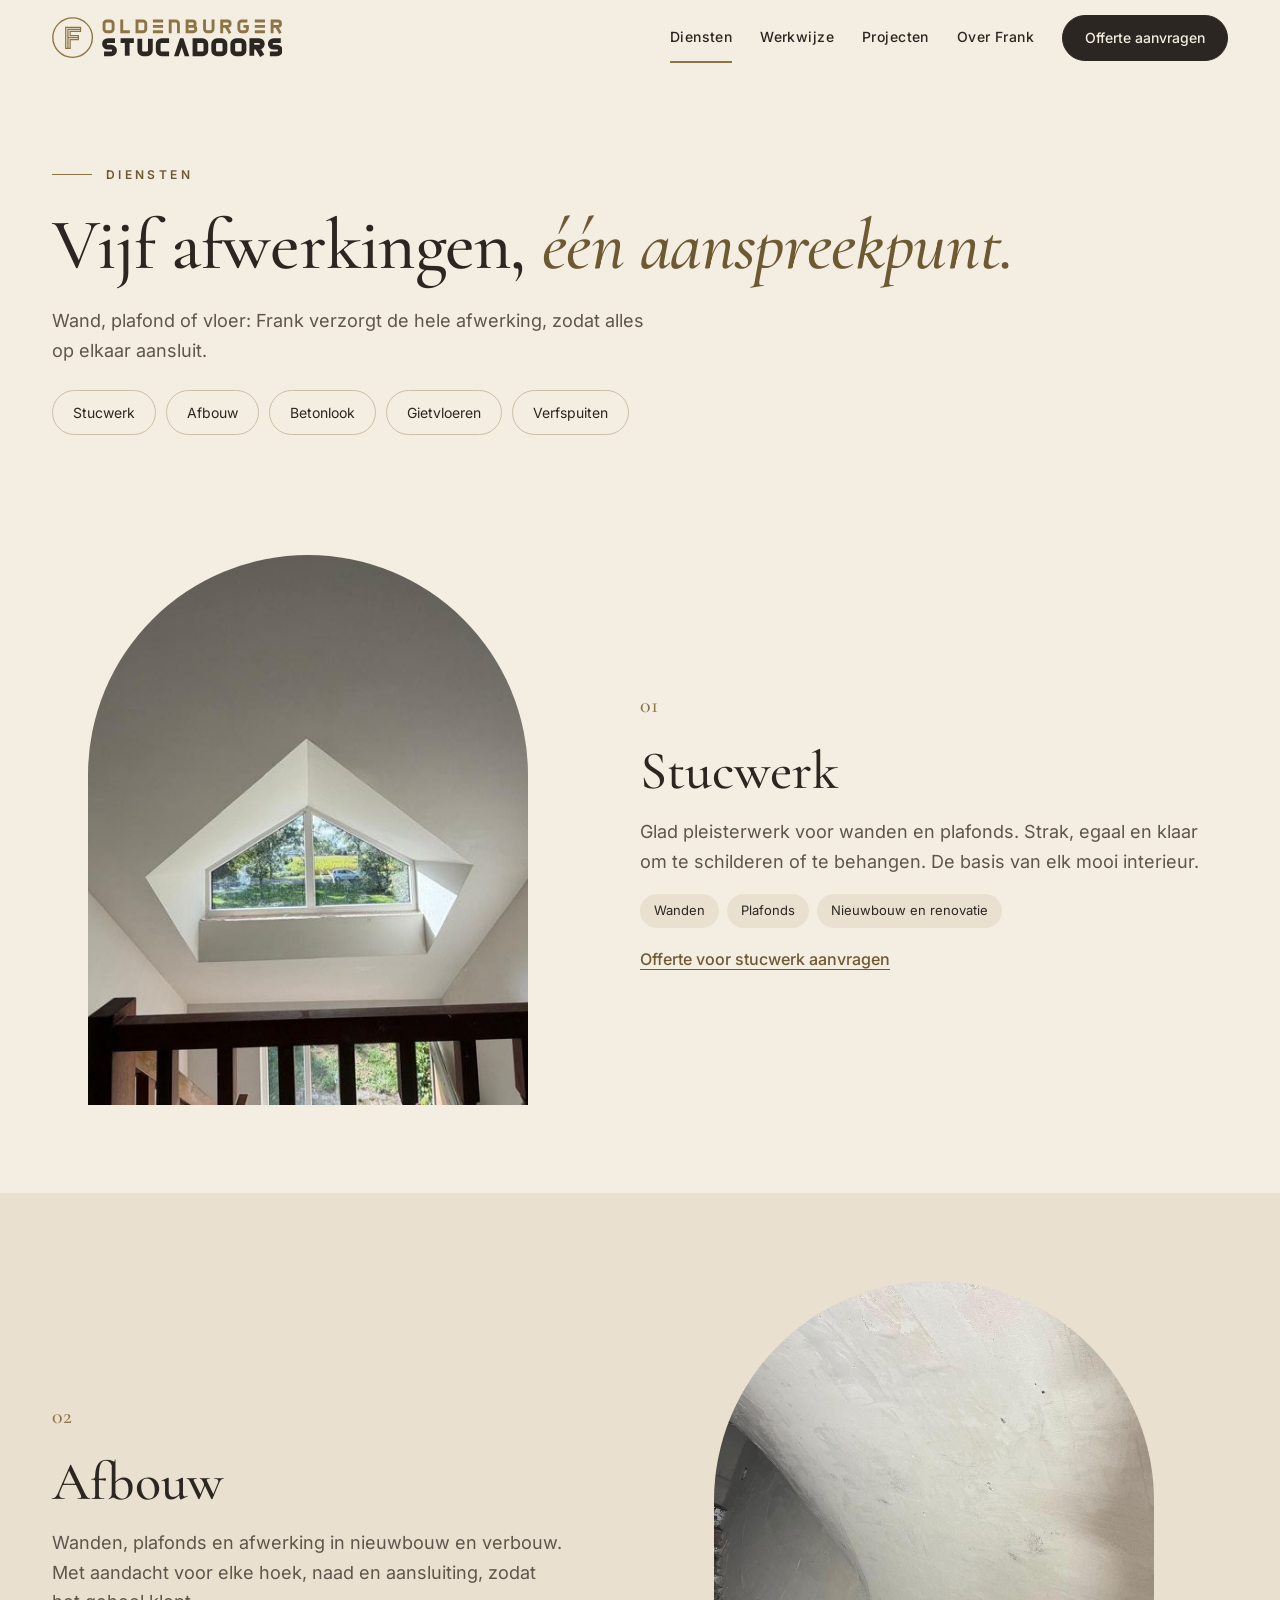
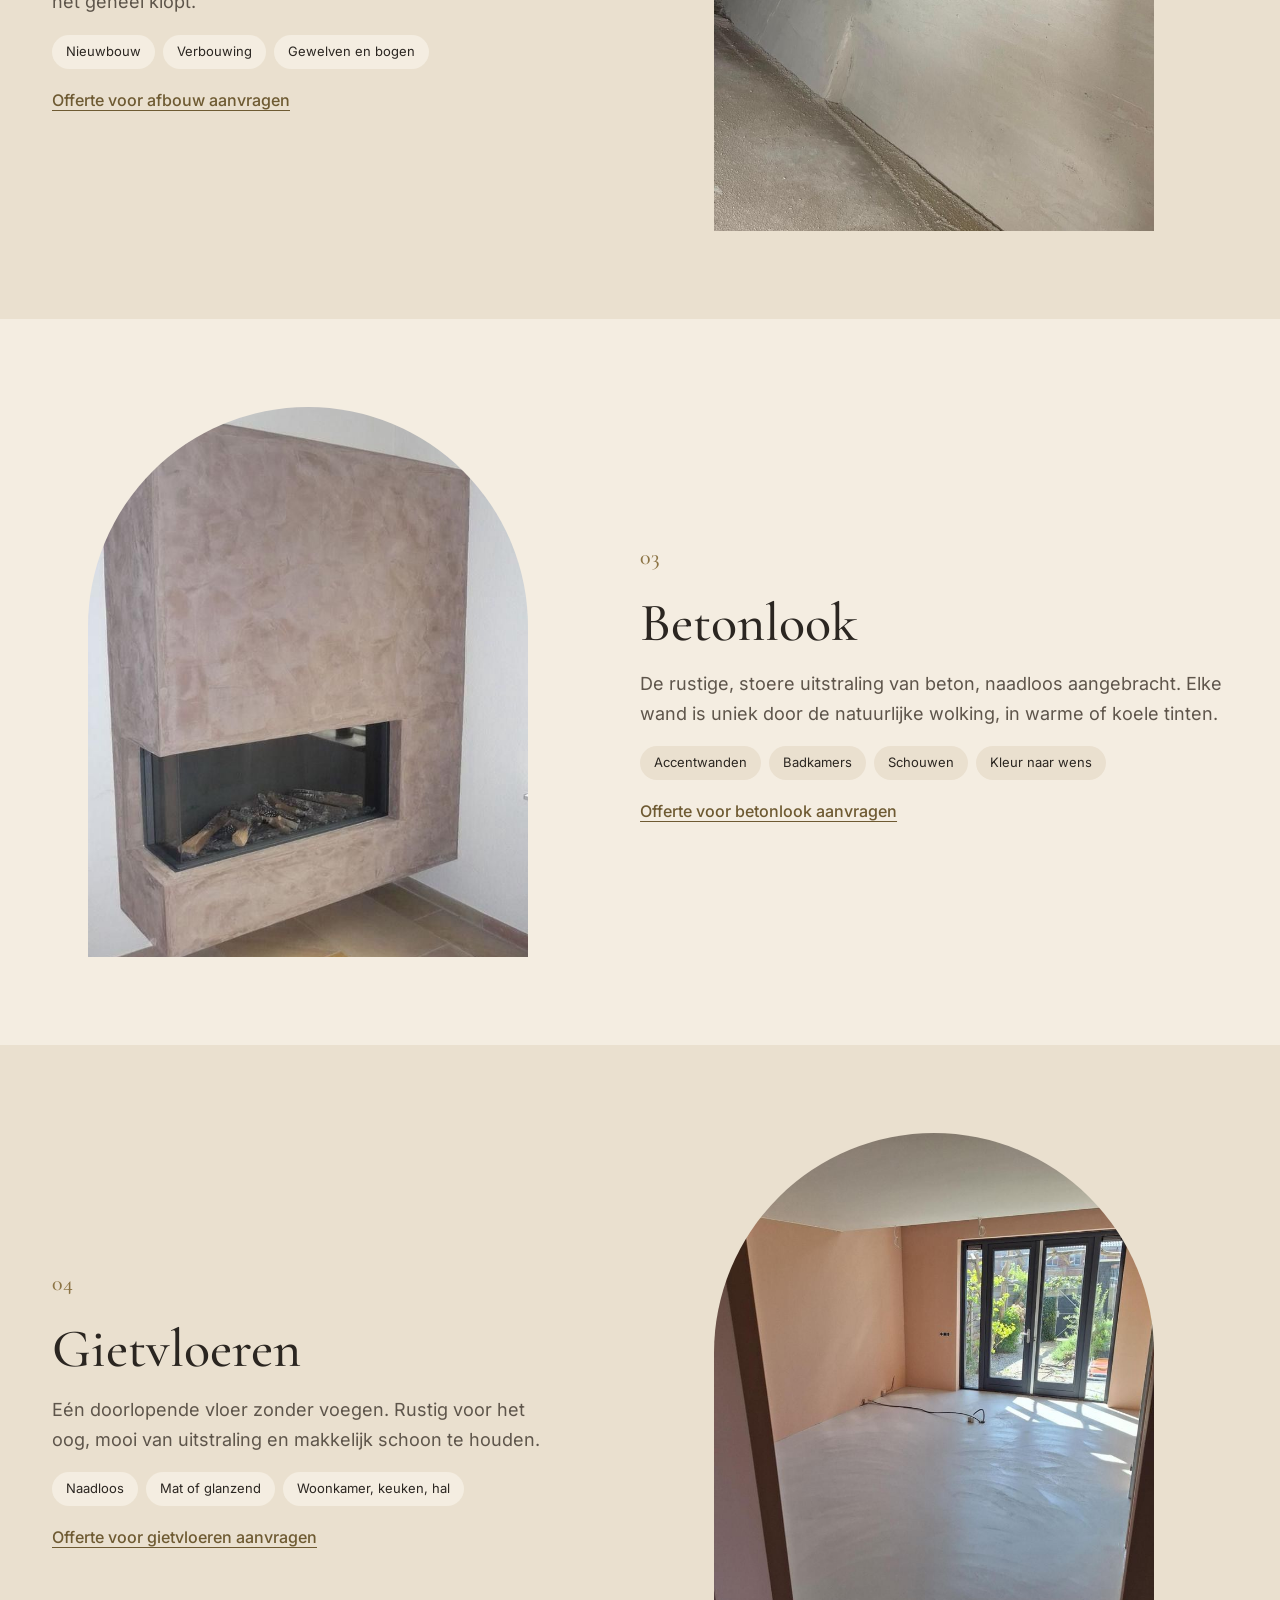
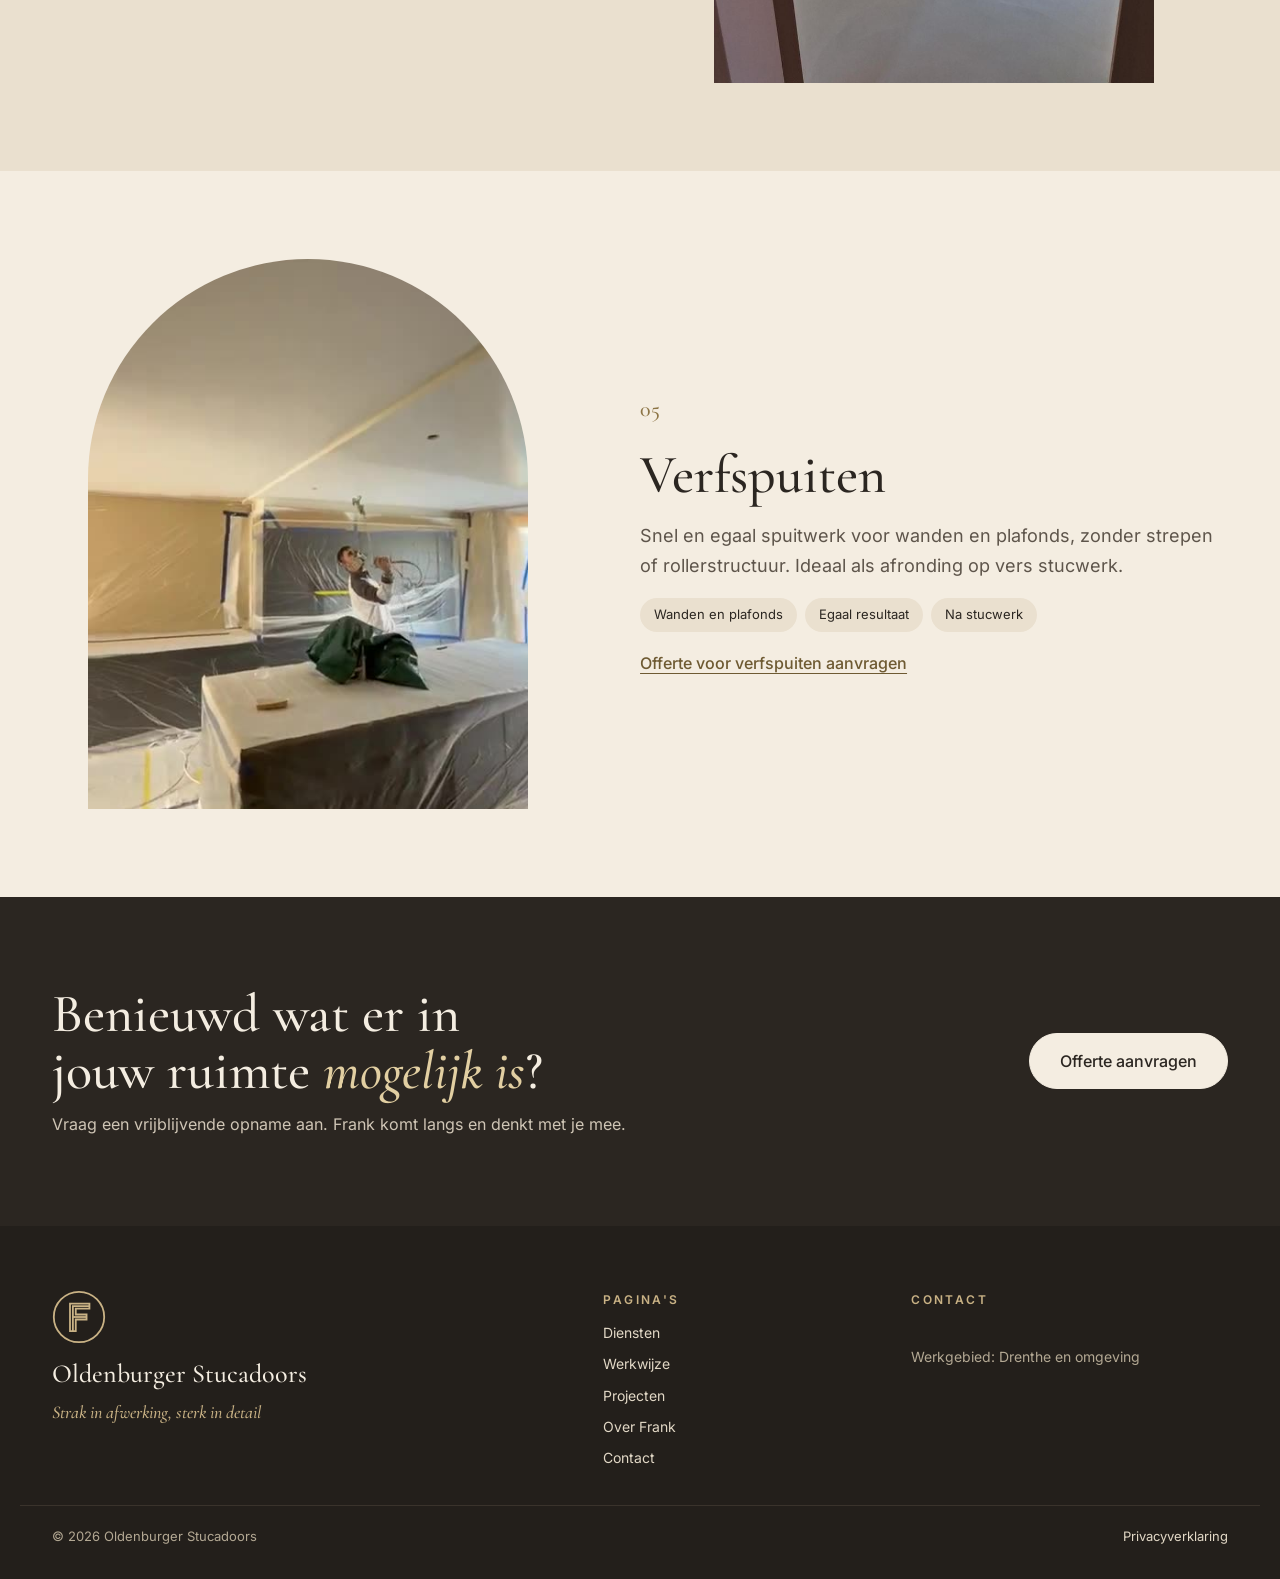
<file: diensten.html>
<!doctype html>
<html lang="nl">
<head>
<meta charset="utf-8">
<meta name="viewport" content="width=device-width, initial-scale=1">
<title>Diensten | Oldenburger Stucadoors</title>
<meta name="description" content="Stucwerk, afbouw, betonlook, gietvloeren en verfspuiten door Frank Oldenburger in Drenthe en omgeving.">
<meta name="theme-color" content="#F4EDE1">
<meta property="og:type" content="website">
<meta property="og:locale" content="nl_NL">
<meta property="og:site_name" content="Oldenburger Stucadoors">
<meta property="og:title" content="Diensten | Oldenburger Stucadoors">
<meta property="og:description" content="Stucwerk, afbouw, betonlook, gietvloeren en verfspuiten door Frank Oldenburger in Drenthe en omgeving.">
<link rel="icon" href="favicon.svg" type="image/svg+xml">
<link rel="preload" href="assets/fonts/cormorant-garamond-latin-500-normal.woff2" as="font" type="font/woff2" crossorigin>
<link rel="preload" href="assets/fonts/inter-latin-400-normal.woff2" as="font" type="font/woff2" crossorigin>
<link rel="stylesheet" href="assets/site.css?v=3">
</head>
<body>
<a class="skip" href="#inhoud">Naar de inhoud</a>
<header class="kop">
<div class="wrap kop__in">
<a class="kop__logo" href="./" aria-label="Oldenburger Stucadoors, naar de homepage"><svg viewBox="0 0 839 150" aria-hidden="true">
<g transform="translate(-5 -5)"><circle cx="80" cy="80" r="72" fill="none" stroke="#8C7445" stroke-width="5"></circle><g transform="translate(5 5)" fill="none" stroke="#8C7445" stroke-width="4.5"><path d="M50 38H104V52H66V68H96V82H66V114H50Z"></path><path d="M58 114V45H104"></path><path d="M58 75H96"></path></g></g>
<g transform="translate(184 9) scale(0.5)" fill="none" stroke="#8C7445" stroke-width="21"><rect x="11" y="11" width="66" height="78" rx="20"></rect><path transform="translate(129 0)" d="M11 0V89H70"></path><path transform="translate(240 0)" d="M11 11H55A20 20 0 0 1 75 31V69A20 20 0 0 1 55 89H11Z"></path><path transform="translate(367 0)" d="M0 11H74M0 50H74M0 89H74"></path><path transform="translate(482 0)" d="M11 100V11H51A20 20 0 0 1 71 31V100"></path><path transform="translate(605 0)" d="M11 50H55A19.5 19.5 0 0 1 55 89H11V11H50A19.5 19.5 0 0 1 50 50"></path><path transform="translate(732 0)" d="M11 0V69A20 20 0 0 0 31 89H53A20 20 0 0 0 73 69V0"></path><path transform="translate(857 0)" d="M11 100V11H53A19.5 19.5 0 0 1 53 50H11M42 50L72 100"></path><path transform="translate(982 0)" d="M73 11H31A20 20 0 0 0 11 31V69A20 20 0 0 0 31 89H53A20 20 0 0 0 73 69V50H44"></path><path transform="translate(1109 0)" d="M0 11H74M0 50H74M0 89H74"></path><path transform="translate(1224 0)" d="M11 100V11H53A19.5 19.5 0 0 1 53 50H11M42 50L72 100"></path></g>
<g transform="translate(184 79) scale(0.62)" fill="none" stroke="#2B2621" stroke-width="28"><path d="M73 11H31A19.5 19.5 0 0 0 31 50H51A19.5 19.5 0 0 1 51 89H9"></path><path transform="translate(106 0)" d="M0 11H78M39 11V100"></path><path transform="translate(208 0)" d="M11 0V69A20 20 0 0 0 31 89H53A20 20 0 0 0 73 69V0"></path><path transform="translate(316 0)" d="M75 11H31A20 20 0 0 0 11 31V69A20 20 0 0 0 31 89H75"></path><path transform="translate(422 0)" d="M-2 103L33 -3H53L88 103H61L43 50L25 103Z" fill="#2B2621" stroke="none"></path><path transform="translate(532 0)" d="M11 11H55A20 20 0 0 1 75 31V69A20 20 0 0 1 55 89H11Z"></path><rect x="653" y="11" width="66" height="78" rx="20"></rect><rect x="765" y="11" width="66" height="78" rx="20"></rect><path transform="translate(866 0)" d="M11 100V11H53A19.5 19.5 0 0 1 53 50H11M42 50L72 100"></path><path transform="translate(974 0)" d="M73 11H31A19.5 19.5 0 0 0 31 50H51A19.5 19.5 0 0 1 51 89H9"></path></g>
</svg></a>
<nav class="kop__nav" aria-label="Hoofdmenu"><a href="diensten" aria-current="page">Diensten</a><a href="werkwijze">Werkwijze</a><a href="projecten">Projecten</a><a href="over-frank">Over Frank</a></nav>
<a class="kop__tel" data-g="telefoon" hidden><svg viewBox="0 0 24 24" fill="none" stroke="currentColor" stroke-width="1.6" aria-hidden="true"><path d="M5 4h4l2 5-2.5 1.5a11 11 0 0 0 5 5L15 13l5 2v4a1 1 0 0 1-1 1A16 16 0 0 1 4 5a1 1 0 0 1 1-1Z"/></svg><span data-g-tekst></span></a>
<a class="knop knop--klein kop__cta" href="contact">Offerte aanvragen</a>
<button class="kop__menu" type="button" aria-expanded="false" aria-controls="menu"><i aria-hidden="true"></i>Menu</button>
</div>
</header>
<div class="menu" id="menu" hidden>
<div class="menu__top"><span>Oldenburger Stucadoors</span><button class="menu__sluit" type="button">Sluiten</button></div>
<nav aria-label="Menu"><a href="./">Home</a><a href="diensten" aria-current="page">Diensten</a><a href="werkwijze">Werkwijze</a><a href="projecten">Projecten</a><a href="over-frank">Over Frank</a><a href="contact">Contact</a></nav>
<div class="menu__onder">
<a class="knop knop--licht" href="contact">Offerte aanvragen</a>
<a class="knop knop--lijn-licht" data-g="telefoon" data-g-voor="Bel " hidden></a>
<a class="knop knop--lijn-licht" data-g="whatsapp" data-g-vast hidden>Stuur een WhatsApp</a>
<p class="menu__slogan">Strak in afwerking, sterk in detail</p>
</div>
</div>
<main id="inhoud">
<section class="wrap" style="padding-block:clamp(48px,7vw,88px) clamp(16px,3vw,32px)">
<div style="display:flex;flex-direction:column;gap:24px">
<p class="label">Diensten</p>
<h1 class="h1">Vijf afwerkingen, <em>één aanspreekpunt.</em></h1>
<p class="intro">Wand, plafond of vloer: Frank verzorgt de hele afwerking, zodat alles op elkaar aansluit.</p>
<nav class="snel" aria-label="Diensten op deze pagina"><a href="#stucwerk">Stucwerk</a><a href="#afbouw">Afbouw</a><a href="#betonlook">Betonlook</a><a href="#gietvloeren">Gietvloeren</a><a href="#verfspuiten">Verfspuiten</a></nav>
</div>
</section>

<section id="stucwerk" class="sectie" style="padding-block:clamp(48px,7vw,88px)">
<div class="wrap duo">
<div class="duo__beeld"><img class="boog" src="assets/dakkapel-stucwerk.jpg" srcset="assets/dakkapel-stucwerk-800.jpg 800w, assets/dakkapel-stucwerk.jpg 1600w" sizes="(max-width:820px) 340px, 440px" width="1600" height="1200" alt="Strak gestucte dakkapel en schuin plafond" loading="lazy" decoding="async"></div>
<div class="duo__tekst">
<span class="nummer" aria-hidden="true">01</span>
<h2 class="h2">Stucwerk</h2>
<p class="intro">Glad pleisterwerk voor wanden en plafonds. Strak, egaal en klaar om te schilderen of te behangen. De basis van elk mooi interieur.</p>
<ul class="chips"><li>Wanden</li><li>Plafonds</li><li>Nieuwbouw en renovatie</li></ul>
<a class="link" href="contact?soort=Stucwerk">Offerte voor stucwerk aanvragen</a>
</div>
</div>
</section>
<section id="afbouw" class="sectie diep" style="padding-block:clamp(48px,7vw,88px)">
<div class="wrap duo duo--om">
<div class="duo__beeld"><img class="boog" src="assets/gewelf-glad.jpg" srcset="assets/gewelf-glad-800.jpg 800w, assets/gewelf-glad.jpg 1200w" sizes="(max-width:820px) 340px, 440px" width="1200" height="1600" alt="Glad afgewerkt gewelf" loading="lazy" decoding="async"></div>
<div class="duo__tekst">
<span class="nummer" aria-hidden="true">02</span>
<h2 class="h2">Afbouw</h2>
<p class="intro">Wanden, plafonds en afwerking in nieuwbouw en verbouw. Met aandacht voor elke hoek, naad en aansluiting, zodat het geheel klopt.</p>
<ul class="chips"><li>Nieuwbouw</li><li>Verbouwing</li><li>Gewelven en bogen</li></ul>
<a class="link" href="contact?soort=Afbouw">Offerte voor afbouw aanvragen</a>
</div>
</div>
</section>
<section id="betonlook" class="sectie" style="padding-block:clamp(48px,7vw,88px)">
<div class="wrap duo">
<div class="duo__beeld"><img class="boog" src="assets/schouw-betonlook.jpg" width="640" height="854" alt="Zwevende schouw afgewerkt in betonlook" loading="lazy" decoding="async"></div>
<div class="duo__tekst">
<span class="nummer" aria-hidden="true">03</span>
<h2 class="h2">Betonlook</h2>
<p class="intro">De rustige, stoere uitstraling van beton, naadloos aangebracht. Elke wand is uniek door de natuurlijke wolking, in warme of koele tinten.</p>
<ul class="chips"><li>Accentwanden</li><li>Badkamers</li><li>Schouwen</li><li>Kleur naar wens</li></ul>
<a class="link" href="contact?soort=Betonlook">Offerte voor betonlook aanvragen</a>
</div>
</div>
</section>
<section id="gietvloeren" class="sectie diep" style="padding-block:clamp(48px,7vw,88px)">
<div class="wrap duo duo--om">
<div class="duo__beeld"><img class="boog" src="assets/gietvloer-tuindeuren.jpg" srcset="assets/gietvloer-tuindeuren-800.jpg 800w, assets/gietvloer-tuindeuren.jpg 1200w" sizes="(max-width:820px) 340px, 440px" width="1200" height="1600" alt="Woonkamer met naadloze gietvloer en tuindeuren" loading="lazy" decoding="async"></div>
<div class="duo__tekst">
<span class="nummer" aria-hidden="true">04</span>
<h2 class="h2">Gietvloeren</h2>
<p class="intro">Eén doorlopende vloer zonder voegen. Rustig voor het oog, mooi van uitstraling en makkelijk schoon te houden.</p>
<ul class="chips"><li>Naadloos</li><li>Mat of glanzend</li><li>Woonkamer, keuken, hal</li></ul>
<a class="link" href="contact?soort=Gietvloer">Offerte voor gietvloeren aanvragen</a>
</div>
</div>
</section>
<section id="verfspuiten" class="sectie" style="padding-block:clamp(48px,7vw,88px)">
<div class="wrap duo">
<div class="duo__beeld"><video class="boog" data-auto muted loop playsinline preload="none" width="480" height="848" poster="assets/verfspuiten-poster.jpg" aria-label="Plafond en wanden worden gespoten in een afgedekte ruimte"><source src="assets/verfspuiten.mp4" type="video/mp4"></video></div>
<div class="duo__tekst">
<span class="nummer" aria-hidden="true">05</span>
<h2 class="h2">Verfspuiten</h2>
<p class="intro">Snel en egaal spuitwerk voor wanden en plafonds, zonder strepen of rollerstructuur. Ideaal als afronding op vers stucwerk.</p>
<ul class="chips"><li>Wanden en plafonds</li><li>Egaal resultaat</li><li>Na stucwerk</li></ul>
<a class="link" href="contact?soort=Verfspuiten">Offerte voor verfspuiten aanvragen</a>
</div>
</div>
</section>
</main>
<section class="donker sectie" style="padding-block:clamp(56px,7vw,88px)">
<div class="wrap afsluiter">
<div><h2 class="h2">Benieuwd wat er in jouw ruimte <em>mogelijk is</em>?</h2>
<p>Vraag een vrijblijvende opname aan. Frank komt langs en denkt met je mee.</p></div>
<div class="knoppen"><a class="knop knop--licht" href="contact">Offerte aanvragen</a>
<a class="knop knop--lijn-licht" data-g="telefoon" data-g-voor="Bel " hidden></a></div>
</div>
</section>
<footer class="voet">
<div class="wrap voet__in">
<div class="voet__merk"><svg viewBox="0 0 150 150" aria-hidden="true"><circle cx="75" cy="75" r="70" fill="none" stroke="currentColor" stroke-width="5"/><g fill="none" stroke="currentColor" stroke-width="5"><path d="M50 38H104V52H66V68H96V82H66V114H50Z"/><path d="M58 114V45H104"/><path d="M58 75H96"/></g></svg><div class="voet__naam">Oldenburger Stucadoors</div><div class="voet__slogan">Strak in afwerking, sterk in detail</div></div>
<nav aria-label="Voetmenu"><h2>Pagina's</h2><ul><li><a href="diensten">Diensten</a></li><li><a href="werkwijze">Werkwijze</a></li><li><a href="projecten">Projecten</a></li><li><a href="over-frank">Over Frank</a></li><li><a href="contact">Contact</a></li></ul></nav>
<div><h2>Contact</h2><ul>
<li><a data-g="telefoon" hidden></a></li>
<li><a data-g="email" hidden></a></li>
<li><a data-g="whatsapp" data-g-vast hidden>WhatsApp</a></li>
<li data-g="adres" hidden></li>
<li>Werkgebied: Drenthe en omgeving</li>
</ul></div>
</div>
<div class="wrap voet__onder"><span>© <span data-jaar>2026</span> Oldenburger Stucadoors<span data-g="kvk" data-g-voor=" · KvK " hidden></span></span><a href="privacy">Privacyverklaring</a></div>
</footer>
<div class="balk" aria-label="Snel contact">
<a data-g="telefoon" data-g-vast hidden><svg viewBox="0 0 24 24" fill="none" stroke="currentColor" stroke-width="1.6" aria-hidden="true"><path d="M5 4h4l2 5-2.5 1.5a11 11 0 0 0 5 5L15 13l5 2v4a1 1 0 0 1-1 1A16 16 0 0 1 4 5a1 1 0 0 1 1-1Z"/></svg>Bel</a>
<a data-g="whatsapp" data-g-vast hidden><svg viewBox="0 0 24 24" fill="none" stroke="currentColor" stroke-width="1.6" aria-hidden="true"><path d="M4 20l1.4-4.2A8 8 0 1 1 8.6 19L4 20Z"/><path d="M9 9.5c0 3 2.5 5.5 5.5 5.5"/></svg>WhatsApp</a>
<a class="is-hoofd" href="contact">Offerte</a>
</div>
<script src="gegevens.js?v=3"></script>
<script src="assets/site.js?v=3"></script>
</body>
</html>
</file>
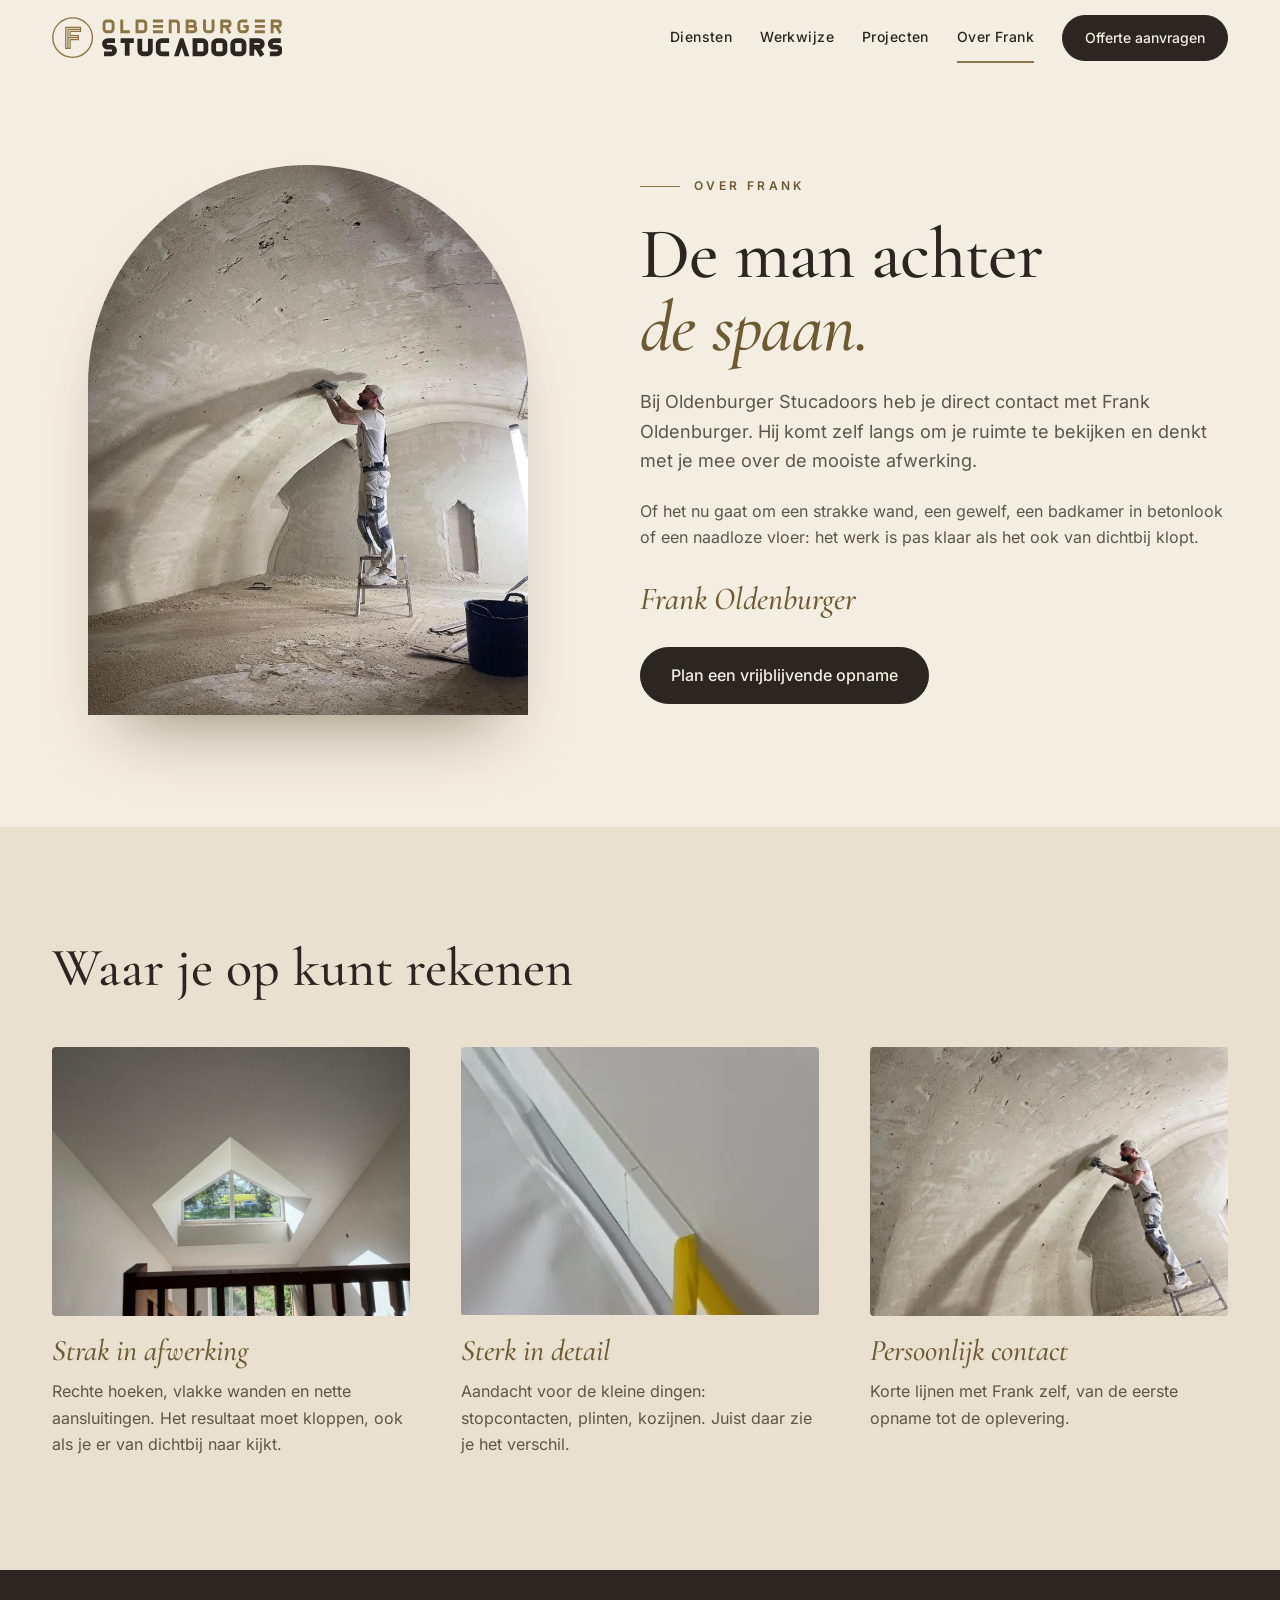
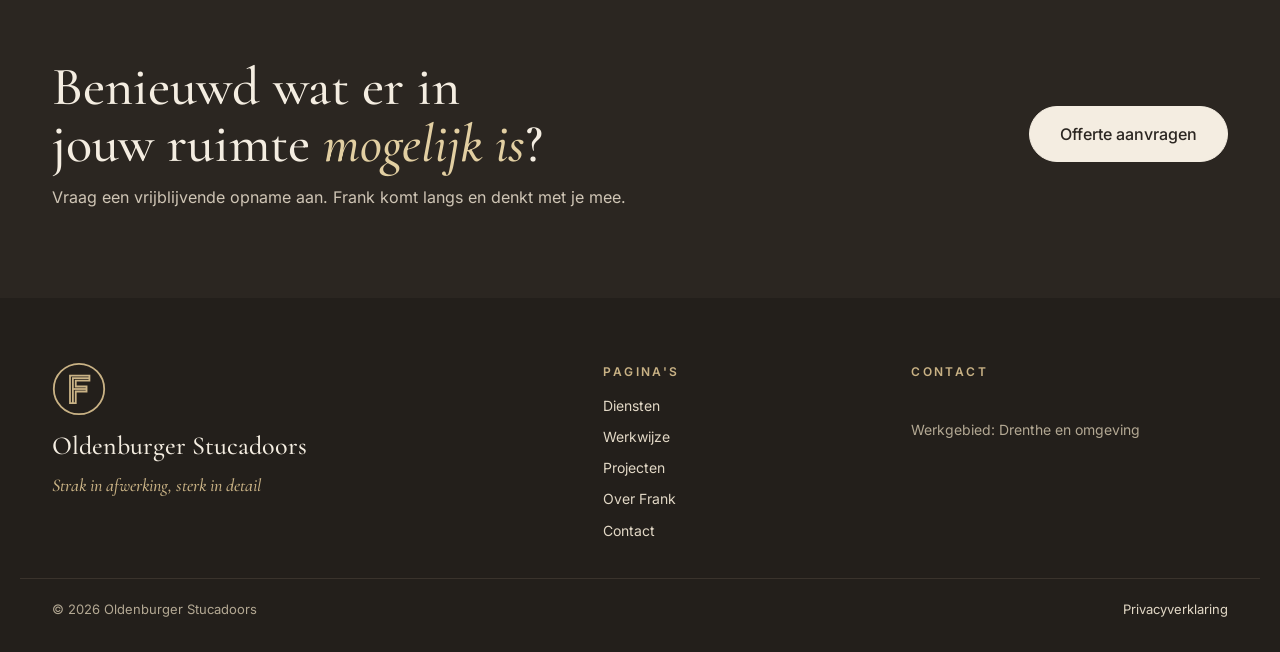
<file: over-frank.html>
<!doctype html>
<html lang="nl">
<head>
<meta charset="utf-8">
<meta name="viewport" content="width=device-width, initial-scale=1">
<title>Over Frank | Oldenburger Stucadoors</title>
<meta name="description" content="Maak kennis met Frank Oldenburger, stucadoor in Drenthe. Persoonlijk contact van opname tot oplevering.">
<meta name="theme-color" content="#F4EDE1">
<meta property="og:type" content="website">
<meta property="og:locale" content="nl_NL">
<meta property="og:site_name" content="Oldenburger Stucadoors">
<meta property="og:title" content="Over Frank | Oldenburger Stucadoors">
<meta property="og:description" content="Maak kennis met Frank Oldenburger, stucadoor in Drenthe. Persoonlijk contact van opname tot oplevering.">
<link rel="icon" href="favicon.svg" type="image/svg+xml">
<link rel="preload" href="assets/fonts/cormorant-garamond-latin-500-normal.woff2" as="font" type="font/woff2" crossorigin>
<link rel="preload" href="assets/fonts/inter-latin-400-normal.woff2" as="font" type="font/woff2" crossorigin>
<link rel="stylesheet" href="assets/site.css?v=3">
</head>
<body>
<a class="skip" href="#inhoud">Naar de inhoud</a>
<header class="kop">
<div class="wrap kop__in">
<a class="kop__logo" href="./" aria-label="Oldenburger Stucadoors, naar de homepage"><svg viewBox="0 0 839 150" aria-hidden="true">
<g transform="translate(-5 -5)"><circle cx="80" cy="80" r="72" fill="none" stroke="#8C7445" stroke-width="5"></circle><g transform="translate(5 5)" fill="none" stroke="#8C7445" stroke-width="4.5"><path d="M50 38H104V52H66V68H96V82H66V114H50Z"></path><path d="M58 114V45H104"></path><path d="M58 75H96"></path></g></g>
<g transform="translate(184 9) scale(0.5)" fill="none" stroke="#8C7445" stroke-width="21"><rect x="11" y="11" width="66" height="78" rx="20"></rect><path transform="translate(129 0)" d="M11 0V89H70"></path><path transform="translate(240 0)" d="M11 11H55A20 20 0 0 1 75 31V69A20 20 0 0 1 55 89H11Z"></path><path transform="translate(367 0)" d="M0 11H74M0 50H74M0 89H74"></path><path transform="translate(482 0)" d="M11 100V11H51A20 20 0 0 1 71 31V100"></path><path transform="translate(605 0)" d="M11 50H55A19.5 19.5 0 0 1 55 89H11V11H50A19.5 19.5 0 0 1 50 50"></path><path transform="translate(732 0)" d="M11 0V69A20 20 0 0 0 31 89H53A20 20 0 0 0 73 69V0"></path><path transform="translate(857 0)" d="M11 100V11H53A19.5 19.5 0 0 1 53 50H11M42 50L72 100"></path><path transform="translate(982 0)" d="M73 11H31A20 20 0 0 0 11 31V69A20 20 0 0 0 31 89H53A20 20 0 0 0 73 69V50H44"></path><path transform="translate(1109 0)" d="M0 11H74M0 50H74M0 89H74"></path><path transform="translate(1224 0)" d="M11 100V11H53A19.5 19.5 0 0 1 53 50H11M42 50L72 100"></path></g>
<g transform="translate(184 79) scale(0.62)" fill="none" stroke="#2B2621" stroke-width="28"><path d="M73 11H31A19.5 19.5 0 0 0 31 50H51A19.5 19.5 0 0 1 51 89H9"></path><path transform="translate(106 0)" d="M0 11H78M39 11V100"></path><path transform="translate(208 0)" d="M11 0V69A20 20 0 0 0 31 89H53A20 20 0 0 0 73 69V0"></path><path transform="translate(316 0)" d="M75 11H31A20 20 0 0 0 11 31V69A20 20 0 0 0 31 89H75"></path><path transform="translate(422 0)" d="M-2 103L33 -3H53L88 103H61L43 50L25 103Z" fill="#2B2621" stroke="none"></path><path transform="translate(532 0)" d="M11 11H55A20 20 0 0 1 75 31V69A20 20 0 0 1 55 89H11Z"></path><rect x="653" y="11" width="66" height="78" rx="20"></rect><rect x="765" y="11" width="66" height="78" rx="20"></rect><path transform="translate(866 0)" d="M11 100V11H53A19.5 19.5 0 0 1 53 50H11M42 50L72 100"></path><path transform="translate(974 0)" d="M73 11H31A19.5 19.5 0 0 0 31 50H51A19.5 19.5 0 0 1 51 89H9"></path></g>
</svg></a>
<nav class="kop__nav" aria-label="Hoofdmenu"><a href="diensten">Diensten</a><a href="werkwijze">Werkwijze</a><a href="projecten">Projecten</a><a href="over-frank" aria-current="page">Over Frank</a></nav>
<a class="kop__tel" data-g="telefoon" hidden><svg viewBox="0 0 24 24" fill="none" stroke="currentColor" stroke-width="1.6" aria-hidden="true"><path d="M5 4h4l2 5-2.5 1.5a11 11 0 0 0 5 5L15 13l5 2v4a1 1 0 0 1-1 1A16 16 0 0 1 4 5a1 1 0 0 1 1-1Z"/></svg><span data-g-tekst></span></a>
<a class="knop knop--klein kop__cta" href="contact">Offerte aanvragen</a>
<button class="kop__menu" type="button" aria-expanded="false" aria-controls="menu"><i aria-hidden="true"></i>Menu</button>
</div>
</header>
<div class="menu" id="menu" hidden>
<div class="menu__top"><span>Oldenburger Stucadoors</span><button class="menu__sluit" type="button">Sluiten</button></div>
<nav aria-label="Menu"><a href="./">Home</a><a href="diensten">Diensten</a><a href="werkwijze">Werkwijze</a><a href="projecten">Projecten</a><a href="over-frank" aria-current="page">Over Frank</a><a href="contact">Contact</a></nav>
<div class="menu__onder">
<a class="knop knop--licht" href="contact">Offerte aanvragen</a>
<a class="knop knop--lijn-licht" data-g="telefoon" data-g-voor="Bel " hidden></a>
<a class="knop knop--lijn-licht" data-g="whatsapp" data-g-vast hidden>Stuur een WhatsApp</a>
<p class="menu__slogan">Strak in afwerking, sterk in detail</p>
</div>
</div>
<main id="inhoud">
<section class="wrap sectie" style="padding-top:clamp(48px,7vw,88px)">
<div class="duo">
<div class="duo__beeld"><img class="boog boog--schaduw" src="assets/frank-afspanen-2.jpg" srcset="assets/frank-afspanen-2-800.jpg 800w, assets/frank-afspanen-2.jpg 1200w" sizes="(max-width:820px) 340px, 440px" width="1200" height="1600" alt="Frank Oldenburger aan het werk met de spaan" fetchpriority="high"></div>
<div class="duo__tekst" style="gap:22px">
<p class="label">Over Frank</p>
<h1 class="h1">De man achter <em>de spaan.</em></h1>
<p class="intro">Bij Oldenburger Stucadoors heb je direct contact met Frank Oldenburger. Hij komt zelf langs om je ruimte te bekijken en denkt met je mee over de mooiste afwerking.</p>
<p class="tekst">Of het nu gaat om een strakke wand, een gewelf, een badkamer in betonlook of een naadloze vloer: het werk is pas klaar als het ook van dichtbij klopt.</p>
<p class="handtekening">Frank Oldenburger</p>
<a class="knop" href="contact">Plan een vrijblijvende opname</a>
</div>
</div>
</section>

<section class="sectie diep">
<div class="wrap">
<div class="kop-rij"><h2 class="h2">Waar je op kunt rekenen</h2></div>
<div class="drie">
<article><img src="assets/dakkapel-stucwerk.jpg" srcset="assets/dakkapel-stucwerk-800.jpg 800w, assets/dakkapel-stucwerk.jpg 1600w" sizes="(max-width:820px) 100vw, 380px" width="1600" height="1200" alt="Strak afgewerkte dakkapel" loading="lazy" decoding="async"><h3>Strak in afwerking</h3><p>Rechte hoeken, vlakke wanden en nette aansluitingen. Het resultaat moet kloppen, ook als je er van dichtbij naar kijkt.</p></article>
<article><video data-auto muted loop playsinline preload="none" width="480" height="848" poster="assets/afdekken-poster.jpg" aria-label="Detail van een strak afgewerkte hoek en aansluiting"><source src="assets/afdekken.mp4" type="video/mp4"></video><h3>Sterk in detail</h3><p>Aandacht voor de kleine dingen: stopcontacten, plinten, kozijnen. Juist daar zie je het verschil.</p></article>
<article><img src="assets/frank-afspanen-1.jpg" srcset="assets/frank-afspanen-1-800.jpg 800w, assets/frank-afspanen-1.jpg 1200w" sizes="(max-width:820px) 100vw, 380px" width="1200" height="1600" alt="Frank op de trap, aan het werk aan een gewelf" loading="lazy" decoding="async"><h3>Persoonlijk contact</h3><p>Korte lijnen met Frank zelf, van de eerste opname tot de oplevering.</p></article>
</div>
</div>
</section>

<section class="sectie" data-reviews hidden aria-labelledby="reviews-titel">
<div class="wrap">
<div class="kop-rij"><div><p class="label">Reviews</p><h2 class="h2" id="reviews-titel">Wat klanten zeggen</h2></div></div>
<div class="reviews" data-reviews-lijst></div>
</div>
</section>
</main>
<section class="donker sectie" style="padding-block:clamp(56px,7vw,88px)">
<div class="wrap afsluiter">
<div><h2 class="h2">Benieuwd wat er in jouw ruimte <em>mogelijk is</em>?</h2>
<p>Vraag een vrijblijvende opname aan. Frank komt langs en denkt met je mee.</p></div>
<div class="knoppen"><a class="knop knop--licht" href="contact">Offerte aanvragen</a>
<a class="knop knop--lijn-licht" data-g="telefoon" data-g-voor="Bel " hidden></a></div>
</div>
</section>
<footer class="voet">
<div class="wrap voet__in">
<div class="voet__merk"><svg viewBox="0 0 150 150" aria-hidden="true"><circle cx="75" cy="75" r="70" fill="none" stroke="currentColor" stroke-width="5"/><g fill="none" stroke="currentColor" stroke-width="5"><path d="M50 38H104V52H66V68H96V82H66V114H50Z"/><path d="M58 114V45H104"/><path d="M58 75H96"/></g></svg><div class="voet__naam">Oldenburger Stucadoors</div><div class="voet__slogan">Strak in afwerking, sterk in detail</div></div>
<nav aria-label="Voetmenu"><h2>Pagina's</h2><ul><li><a href="diensten">Diensten</a></li><li><a href="werkwijze">Werkwijze</a></li><li><a href="projecten">Projecten</a></li><li><a href="over-frank">Over Frank</a></li><li><a href="contact">Contact</a></li></ul></nav>
<div><h2>Contact</h2><ul>
<li><a data-g="telefoon" hidden></a></li>
<li><a data-g="email" hidden></a></li>
<li><a data-g="whatsapp" data-g-vast hidden>WhatsApp</a></li>
<li data-g="adres" hidden></li>
<li>Werkgebied: Drenthe en omgeving</li>
</ul></div>
</div>
<div class="wrap voet__onder"><span>© <span data-jaar>2026</span> Oldenburger Stucadoors<span data-g="kvk" data-g-voor=" · KvK " hidden></span></span><a href="privacy">Privacyverklaring</a></div>
</footer>
<div class="balk" aria-label="Snel contact">
<a data-g="telefoon" data-g-vast hidden><svg viewBox="0 0 24 24" fill="none" stroke="currentColor" stroke-width="1.6" aria-hidden="true"><path d="M5 4h4l2 5-2.5 1.5a11 11 0 0 0 5 5L15 13l5 2v4a1 1 0 0 1-1 1A16 16 0 0 1 4 5a1 1 0 0 1 1-1Z"/></svg>Bel</a>
<a data-g="whatsapp" data-g-vast hidden><svg viewBox="0 0 24 24" fill="none" stroke="currentColor" stroke-width="1.6" aria-hidden="true"><path d="M4 20l1.4-4.2A8 8 0 1 1 8.6 19L4 20Z"/><path d="M9 9.5c0 3 2.5 5.5 5.5 5.5"/></svg>WhatsApp</a>
<a class="is-hoofd" href="contact">Offerte</a>
</div>
<script src="gegevens.js?v=3"></script>
<script src="assets/site.js?v=3"></script>
</body>
</html>
</file>
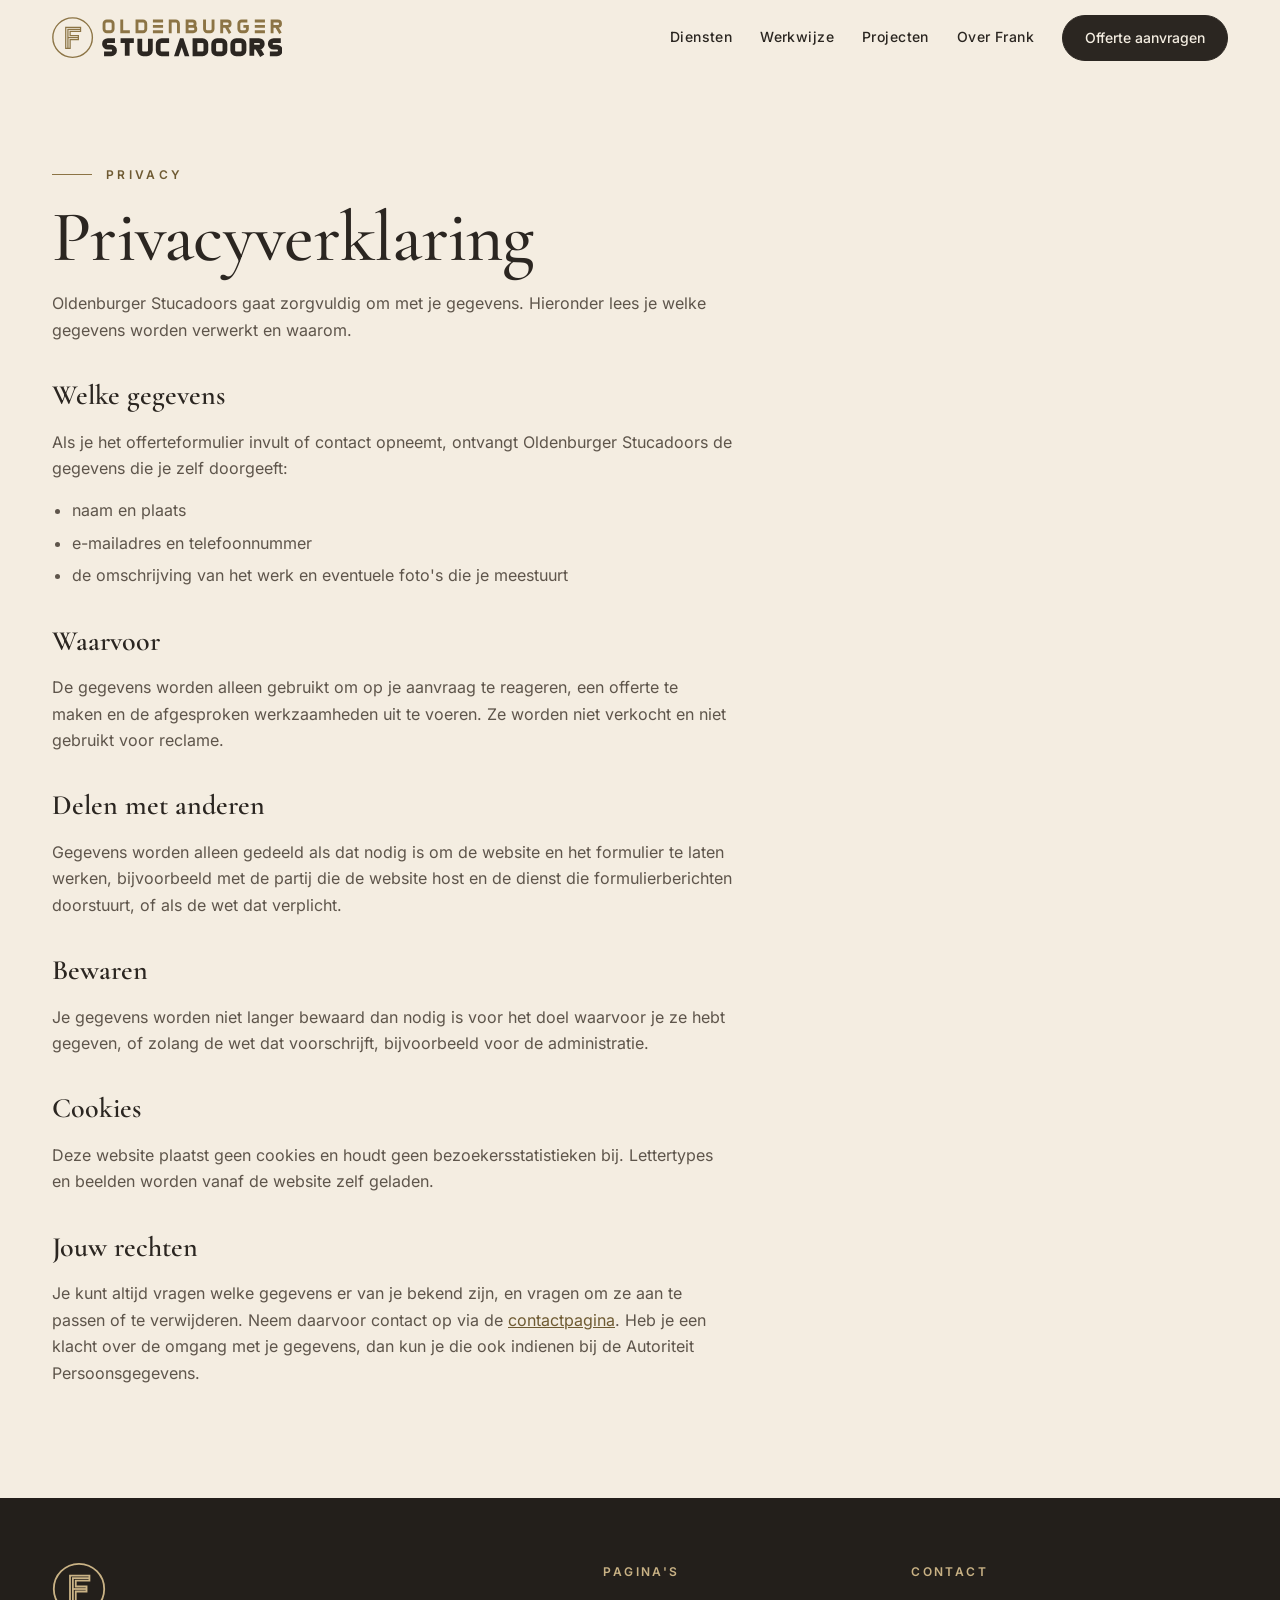
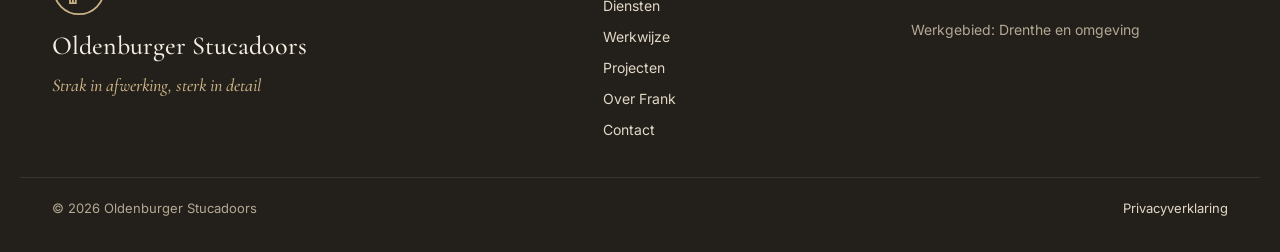
<file: privacy.html>
<!doctype html>
<html lang="nl">
<head>
<meta charset="utf-8">
<meta name="viewport" content="width=device-width, initial-scale=1">
<title>Privacyverklaring | Oldenburger Stucadoors</title>
<meta name="description" content="Hoe Oldenburger Stucadoors omgaat met je gegevens.">
<meta name="theme-color" content="#F4EDE1">
<meta property="og:type" content="website">
<meta property="og:locale" content="nl_NL">
<meta property="og:site_name" content="Oldenburger Stucadoors">
<meta property="og:title" content="Privacyverklaring | Oldenburger Stucadoors">
<meta property="og:description" content="Hoe Oldenburger Stucadoors omgaat met je gegevens.">
<link rel="icon" href="favicon.svg" type="image/svg+xml">
<link rel="preload" href="assets/fonts/cormorant-garamond-latin-500-normal.woff2" as="font" type="font/woff2" crossorigin>
<link rel="preload" href="assets/fonts/inter-latin-400-normal.woff2" as="font" type="font/woff2" crossorigin>
<link rel="stylesheet" href="assets/site.css?v=3">
</head>
<body>
<a class="skip" href="#inhoud">Naar de inhoud</a>
<header class="kop">
<div class="wrap kop__in">
<a class="kop__logo" href="./" aria-label="Oldenburger Stucadoors, naar de homepage"><svg viewBox="0 0 839 150" aria-hidden="true">
<g transform="translate(-5 -5)"><circle cx="80" cy="80" r="72" fill="none" stroke="#8C7445" stroke-width="5"></circle><g transform="translate(5 5)" fill="none" stroke="#8C7445" stroke-width="4.5"><path d="M50 38H104V52H66V68H96V82H66V114H50Z"></path><path d="M58 114V45H104"></path><path d="M58 75H96"></path></g></g>
<g transform="translate(184 9) scale(0.5)" fill="none" stroke="#8C7445" stroke-width="21"><rect x="11" y="11" width="66" height="78" rx="20"></rect><path transform="translate(129 0)" d="M11 0V89H70"></path><path transform="translate(240 0)" d="M11 11H55A20 20 0 0 1 75 31V69A20 20 0 0 1 55 89H11Z"></path><path transform="translate(367 0)" d="M0 11H74M0 50H74M0 89H74"></path><path transform="translate(482 0)" d="M11 100V11H51A20 20 0 0 1 71 31V100"></path><path transform="translate(605 0)" d="M11 50H55A19.5 19.5 0 0 1 55 89H11V11H50A19.5 19.5 0 0 1 50 50"></path><path transform="translate(732 0)" d="M11 0V69A20 20 0 0 0 31 89H53A20 20 0 0 0 73 69V0"></path><path transform="translate(857 0)" d="M11 100V11H53A19.5 19.5 0 0 1 53 50H11M42 50L72 100"></path><path transform="translate(982 0)" d="M73 11H31A20 20 0 0 0 11 31V69A20 20 0 0 0 31 89H53A20 20 0 0 0 73 69V50H44"></path><path transform="translate(1109 0)" d="M0 11H74M0 50H74M0 89H74"></path><path transform="translate(1224 0)" d="M11 100V11H53A19.5 19.5 0 0 1 53 50H11M42 50L72 100"></path></g>
<g transform="translate(184 79) scale(0.62)" fill="none" stroke="#2B2621" stroke-width="28"><path d="M73 11H31A19.5 19.5 0 0 0 31 50H51A19.5 19.5 0 0 1 51 89H9"></path><path transform="translate(106 0)" d="M0 11H78M39 11V100"></path><path transform="translate(208 0)" d="M11 0V69A20 20 0 0 0 31 89H53A20 20 0 0 0 73 69V0"></path><path transform="translate(316 0)" d="M75 11H31A20 20 0 0 0 11 31V69A20 20 0 0 0 31 89H75"></path><path transform="translate(422 0)" d="M-2 103L33 -3H53L88 103H61L43 50L25 103Z" fill="#2B2621" stroke="none"></path><path transform="translate(532 0)" d="M11 11H55A20 20 0 0 1 75 31V69A20 20 0 0 1 55 89H11Z"></path><rect x="653" y="11" width="66" height="78" rx="20"></rect><rect x="765" y="11" width="66" height="78" rx="20"></rect><path transform="translate(866 0)" d="M11 100V11H53A19.5 19.5 0 0 1 53 50H11M42 50L72 100"></path><path transform="translate(974 0)" d="M73 11H31A19.5 19.5 0 0 0 31 50H51A19.5 19.5 0 0 1 51 89H9"></path></g>
</svg></a>
<nav class="kop__nav" aria-label="Hoofdmenu"><a href="diensten">Diensten</a><a href="werkwijze">Werkwijze</a><a href="projecten">Projecten</a><a href="over-frank">Over Frank</a></nav>
<a class="kop__tel" data-g="telefoon" hidden><svg viewBox="0 0 24 24" fill="none" stroke="currentColor" stroke-width="1.6" aria-hidden="true"><path d="M5 4h4l2 5-2.5 1.5a11 11 0 0 0 5 5L15 13l5 2v4a1 1 0 0 1-1 1A16 16 0 0 1 4 5a1 1 0 0 1 1-1Z"/></svg><span data-g-tekst></span></a>
<a class="knop knop--klein kop__cta" href="contact">Offerte aanvragen</a>
<button class="kop__menu" type="button" aria-expanded="false" aria-controls="menu"><i aria-hidden="true"></i>Menu</button>
</div>
</header>
<div class="menu" id="menu" hidden>
<div class="menu__top"><span>Oldenburger Stucadoors</span><button class="menu__sluit" type="button">Sluiten</button></div>
<nav aria-label="Menu"><a href="./">Home</a><a href="diensten">Diensten</a><a href="werkwijze">Werkwijze</a><a href="projecten">Projecten</a><a href="over-frank">Over Frank</a><a href="contact">Contact</a></nav>
<div class="menu__onder">
<a class="knop knop--licht" href="contact">Offerte aanvragen</a>
<a class="knop knop--lijn-licht" data-g="telefoon" data-g-voor="Bel " hidden></a>
<a class="knop knop--lijn-licht" data-g="whatsapp" data-g-vast hidden>Stuur een WhatsApp</a>
<p class="menu__slogan">Strak in afwerking, sterk in detail</p>
</div>
</div>
<main id="inhoud">
<section class="wrap sectie" style="padding-top:clamp(48px,7vw,88px)">
<div class="proza">
<p class="label">Privacy</p>
<h1 class="h1" style="color:var(--inkt)">Privacyverklaring</h1>
<p>Oldenburger Stucadoors gaat zorgvuldig om met je gegevens. Hieronder lees je welke gegevens worden verwerkt en waarom.</p>
<h2>Welke gegevens</h2>
<p>Als je het offerteformulier invult of contact opneemt, ontvangt Oldenburger Stucadoors de gegevens die je zelf doorgeeft:</p>
<ul><li>naam en plaats</li><li>e-mailadres en telefoonnummer</li><li>de omschrijving van het werk en eventuele foto's die je meestuurt</li></ul>
<h2>Waarvoor</h2>
<p>De gegevens worden alleen gebruikt om op je aanvraag te reageren, een offerte te maken en de afgesproken werkzaamheden uit te voeren. Ze worden niet verkocht en niet gebruikt voor reclame.</p>
<h2>Delen met anderen</h2>
<p>Gegevens worden alleen gedeeld als dat nodig is om de website en het formulier te laten werken, bijvoorbeeld met de partij die de website host en de dienst die formulierberichten doorstuurt, of als de wet dat verplicht.</p>
<h2>Bewaren</h2>
<p>Je gegevens worden niet langer bewaard dan nodig is voor het doel waarvoor je ze hebt gegeven, of zolang de wet dat voorschrijft, bijvoorbeeld voor de administratie.</p>
<h2>Cookies</h2>
<p>Deze website plaatst geen cookies en houdt geen bezoekersstatistieken bij. Lettertypes en beelden worden vanaf de website zelf geladen.</p>
<h2>Jouw rechten</h2>
<p>Je kunt altijd vragen welke gegevens er van je bekend zijn, en vragen om ze aan te passen of te verwijderen. Neem daarvoor contact op via de <a href="contact">contactpagina</a>. Heb je een klacht over de omgang met je gegevens, dan kun je die ook indienen bij de Autoriteit Persoonsgegevens.</p>
</div>
</section>
</main>

<footer class="voet">
<div class="wrap voet__in">
<div class="voet__merk"><svg viewBox="0 0 150 150" aria-hidden="true"><circle cx="75" cy="75" r="70" fill="none" stroke="currentColor" stroke-width="5"/><g fill="none" stroke="currentColor" stroke-width="5"><path d="M50 38H104V52H66V68H96V82H66V114H50Z"/><path d="M58 114V45H104"/><path d="M58 75H96"/></g></svg><div class="voet__naam">Oldenburger Stucadoors</div><div class="voet__slogan">Strak in afwerking, sterk in detail</div></div>
<nav aria-label="Voetmenu"><h2>Pagina's</h2><ul><li><a href="diensten">Diensten</a></li><li><a href="werkwijze">Werkwijze</a></li><li><a href="projecten">Projecten</a></li><li><a href="over-frank">Over Frank</a></li><li><a href="contact">Contact</a></li></ul></nav>
<div><h2>Contact</h2><ul>
<li><a data-g="telefoon" hidden></a></li>
<li><a data-g="email" hidden></a></li>
<li><a data-g="whatsapp" data-g-vast hidden>WhatsApp</a></li>
<li data-g="adres" hidden></li>
<li>Werkgebied: Drenthe en omgeving</li>
</ul></div>
</div>
<div class="wrap voet__onder"><span>© <span data-jaar>2026</span> Oldenburger Stucadoors<span data-g="kvk" data-g-voor=" · KvK " hidden></span></span><a href="privacy">Privacyverklaring</a></div>
</footer>
<div class="balk" aria-label="Snel contact">
<a data-g="telefoon" data-g-vast hidden><svg viewBox="0 0 24 24" fill="none" stroke="currentColor" stroke-width="1.6" aria-hidden="true"><path d="M5 4h4l2 5-2.5 1.5a11 11 0 0 0 5 5L15 13l5 2v4a1 1 0 0 1-1 1A16 16 0 0 1 4 5a1 1 0 0 1 1-1Z"/></svg>Bel</a>
<a data-g="whatsapp" data-g-vast hidden><svg viewBox="0 0 24 24" fill="none" stroke="currentColor" stroke-width="1.6" aria-hidden="true"><path d="M4 20l1.4-4.2A8 8 0 1 1 8.6 19L4 20Z"/><path d="M9 9.5c0 3 2.5 5.5 5.5 5.5"/></svg>WhatsApp</a>
<a class="is-hoofd" href="contact">Offerte</a>
</div>
<script src="gegevens.js?v=3"></script>
<script src="assets/site.js?v=3"></script>
</body>
</html>
</file>
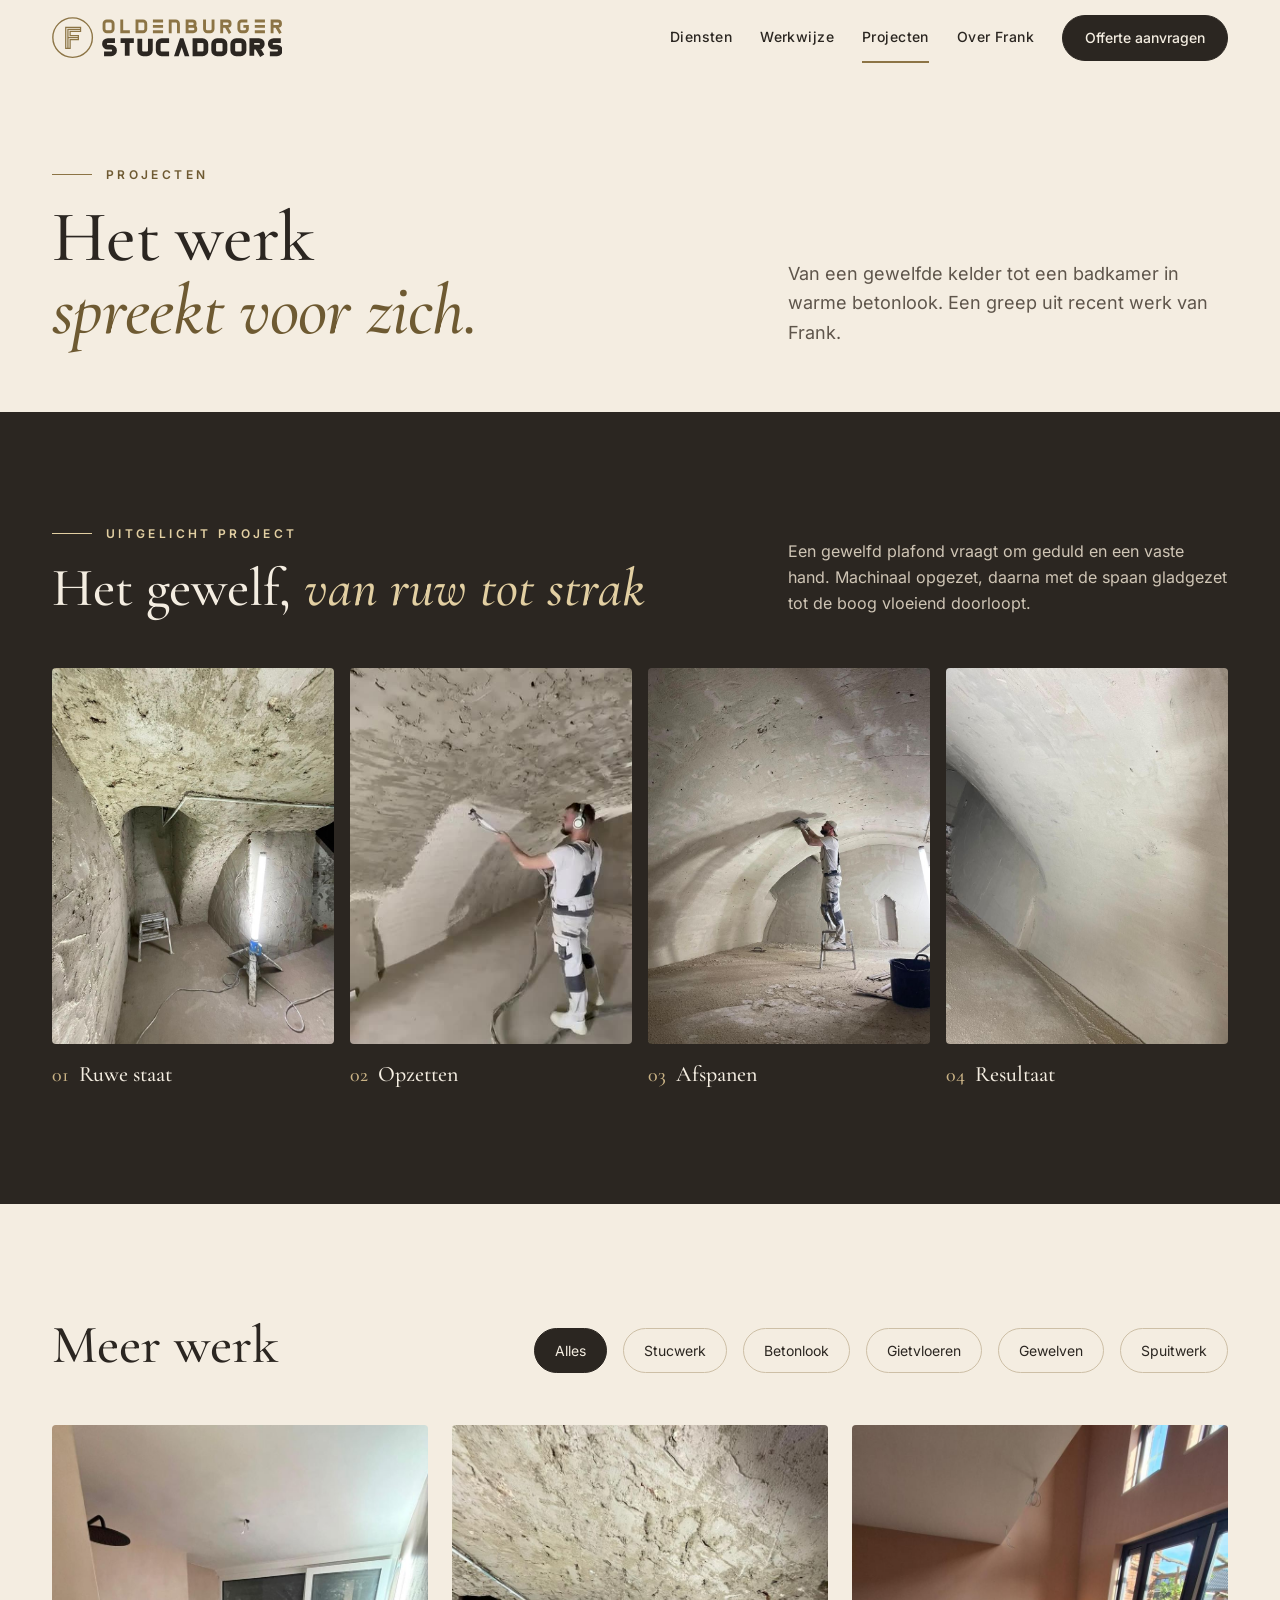
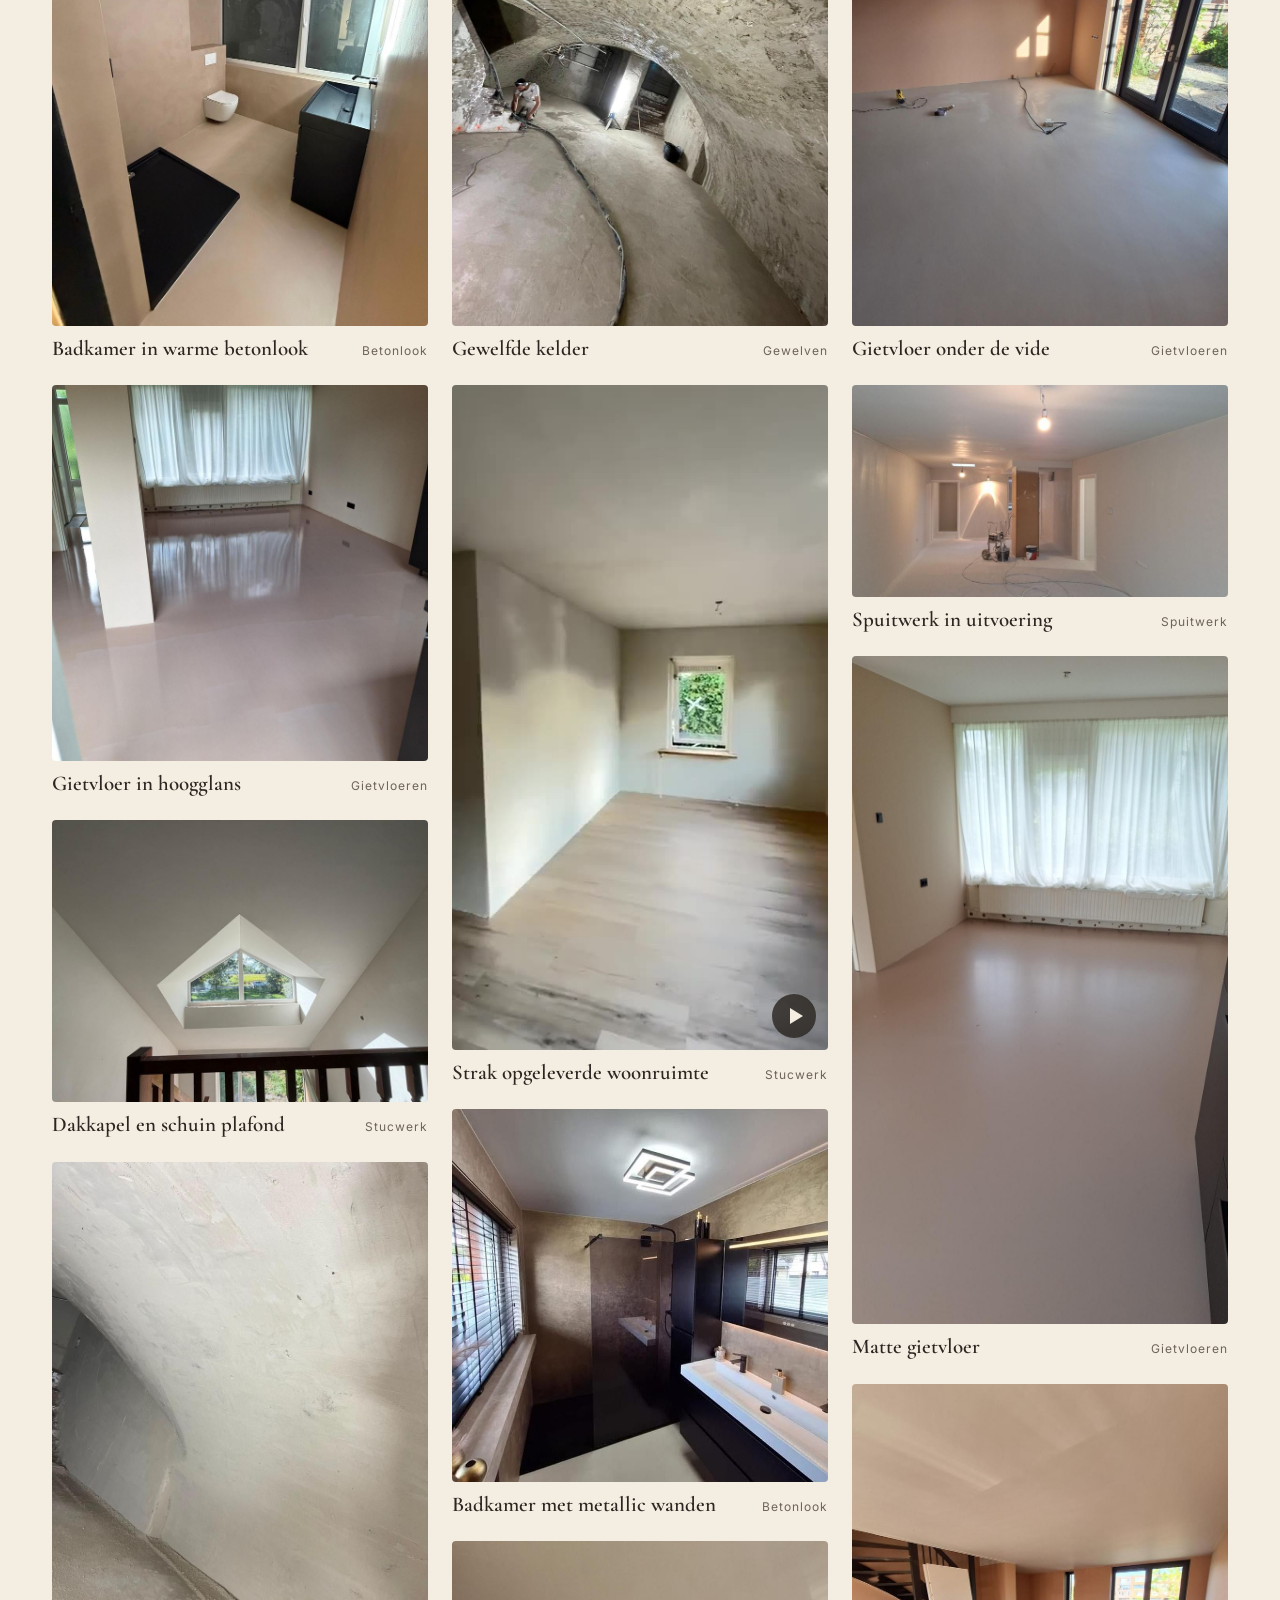
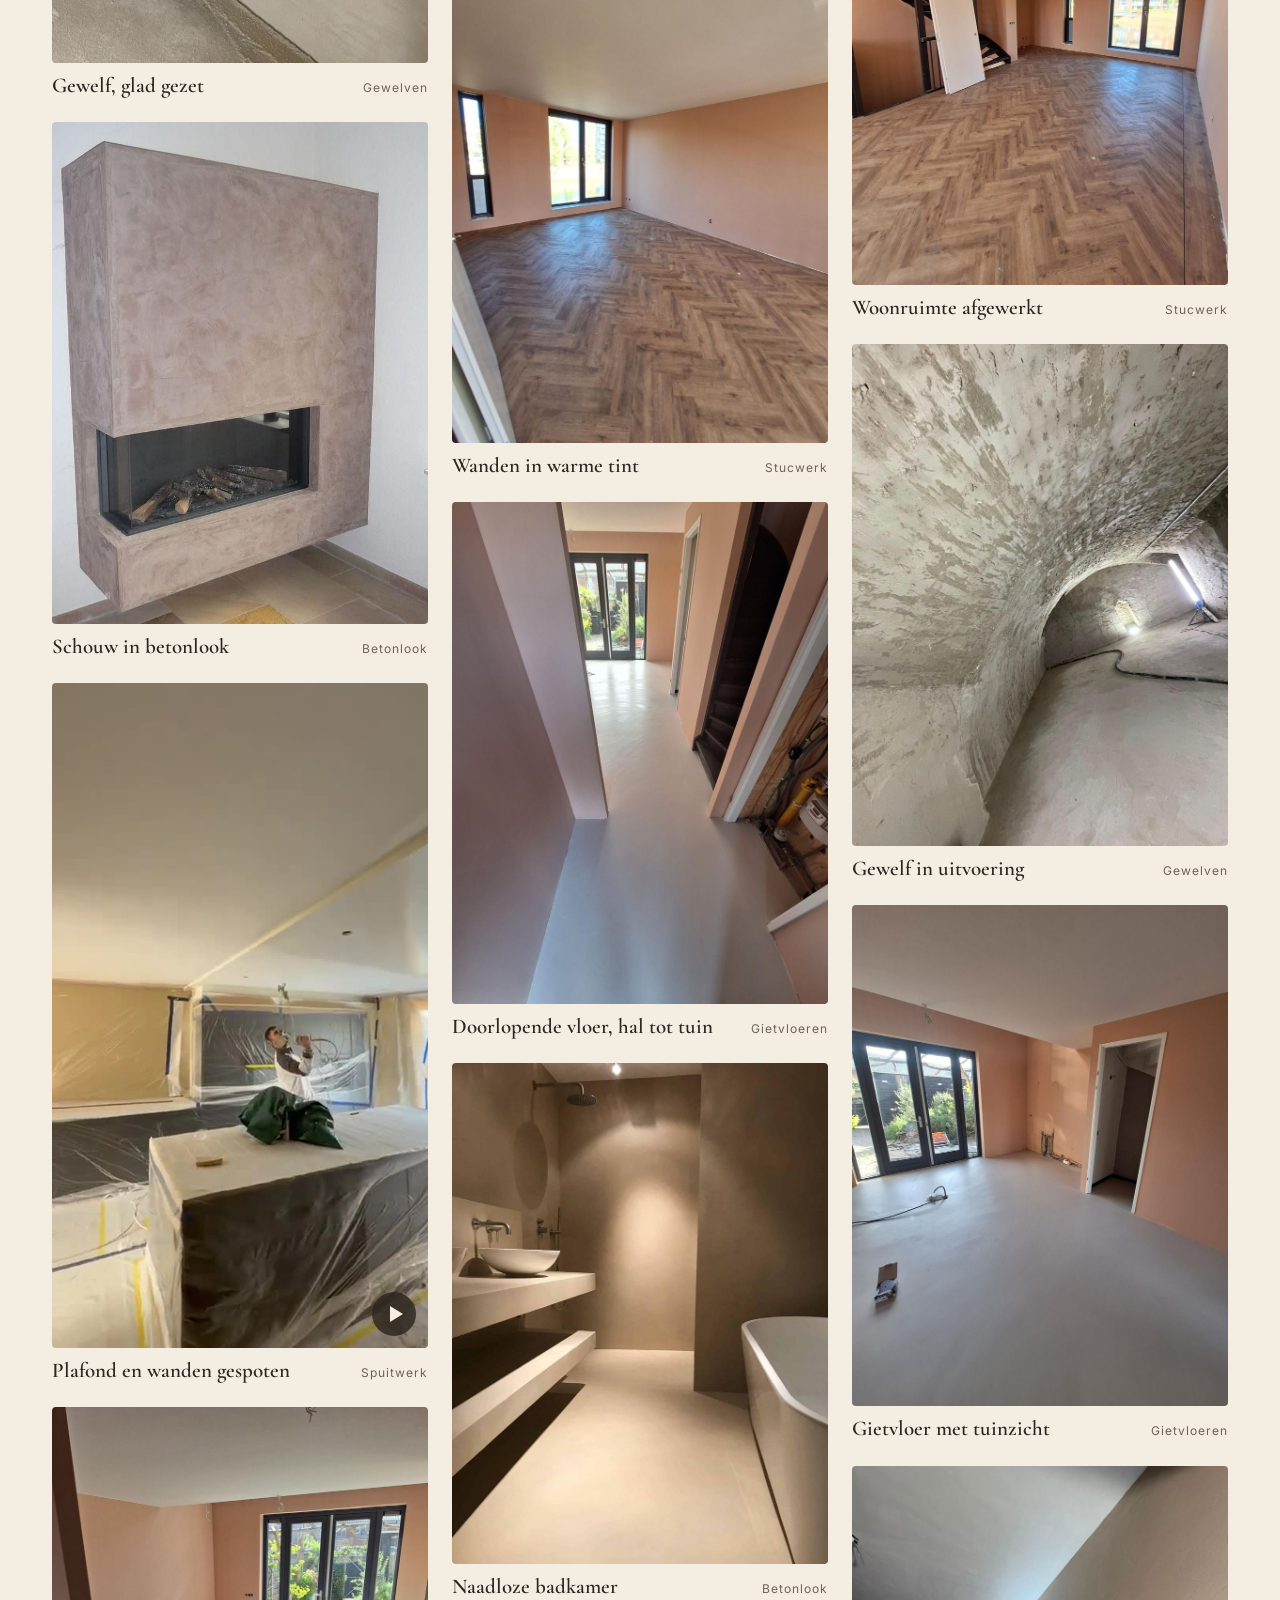
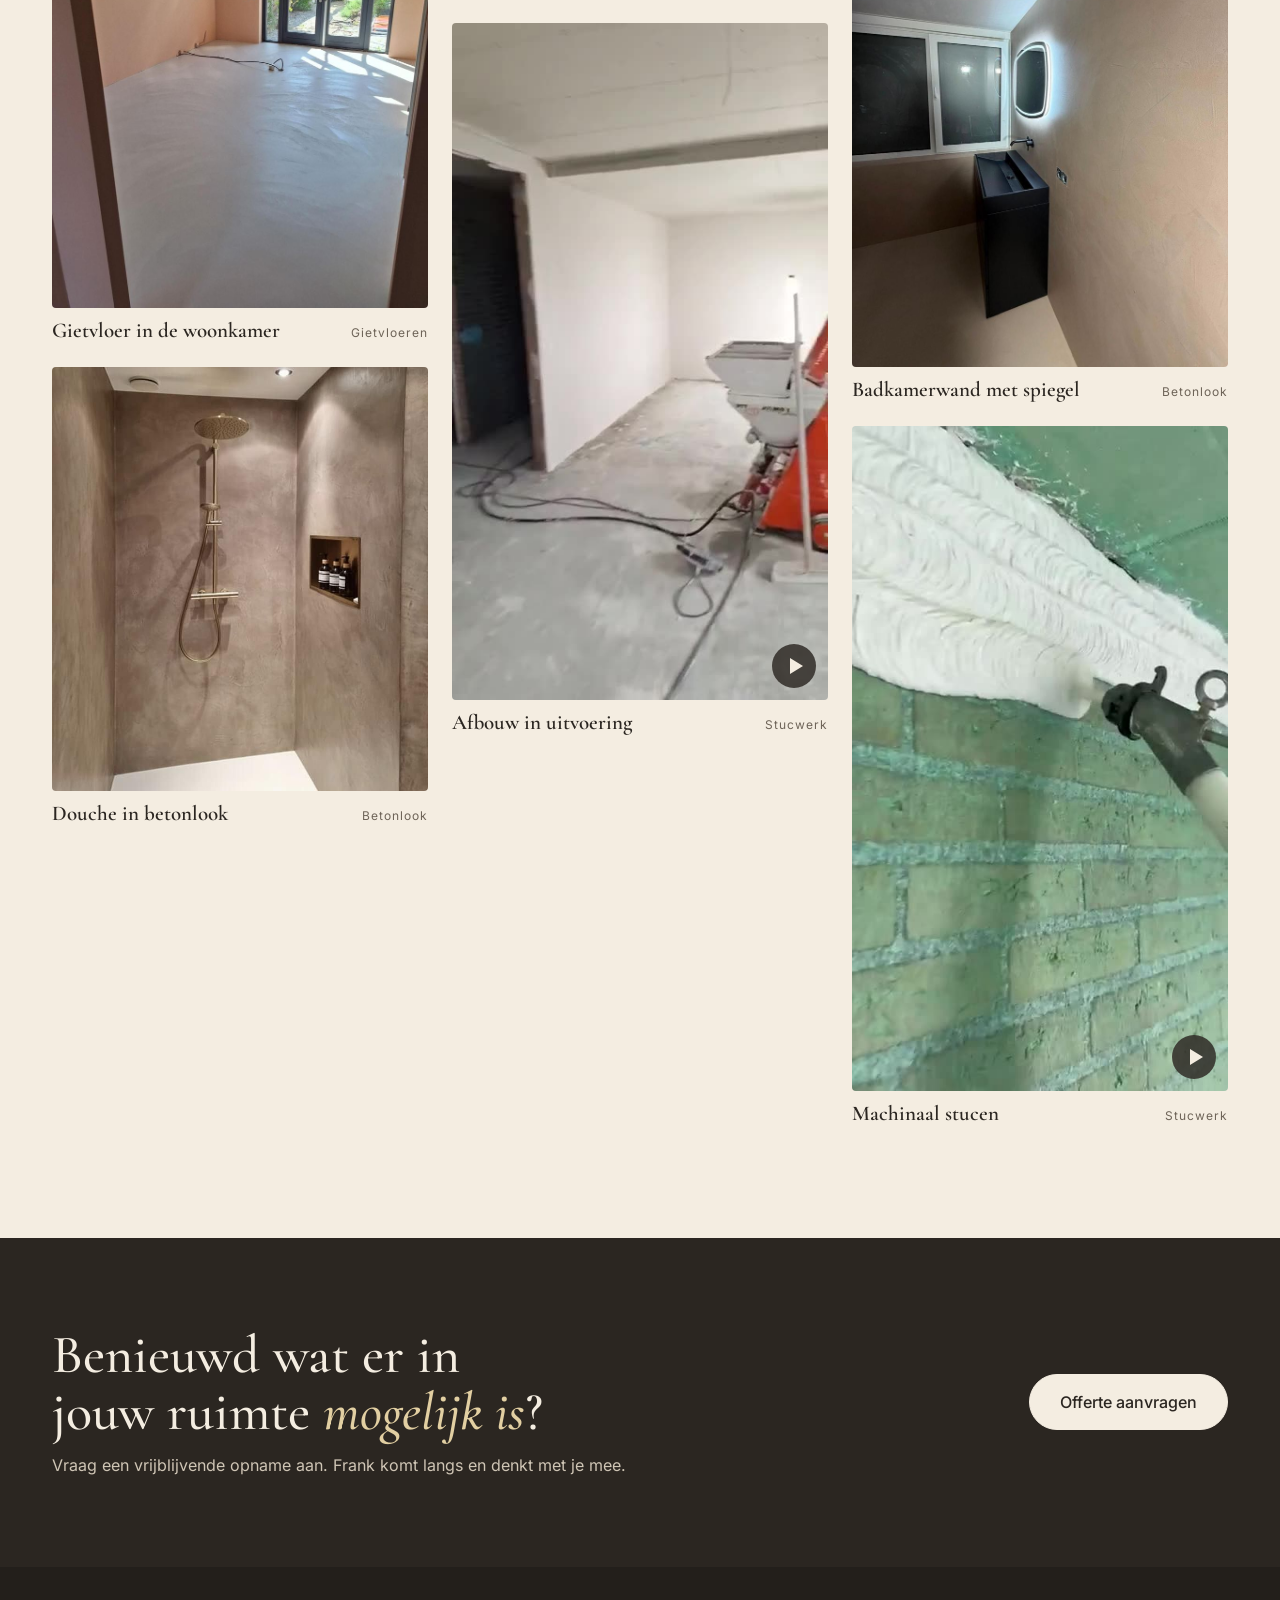
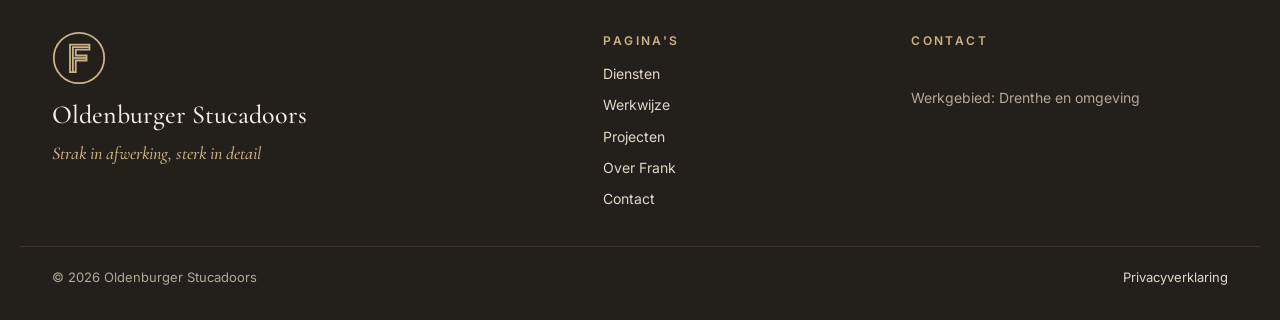
<file: projecten.html>
<!doctype html>
<html lang="nl">
<head>
<meta charset="utf-8">
<meta name="viewport" content="width=device-width, initial-scale=1">
<title>Projecten | Oldenburger Stucadoors</title>
<meta name="description" content="Projecten van Oldenburger Stucadoors: gewelven, betonlook, gietvloeren, stucwerk en spuitwerk in Drenthe en omgeving.">
<meta name="theme-color" content="#F4EDE1">
<meta property="og:type" content="website">
<meta property="og:locale" content="nl_NL">
<meta property="og:site_name" content="Oldenburger Stucadoors">
<meta property="og:title" content="Projecten | Oldenburger Stucadoors">
<meta property="og:description" content="Projecten van Oldenburger Stucadoors: gewelven, betonlook, gietvloeren, stucwerk en spuitwerk in Drenthe en omgeving.">
<link rel="icon" href="favicon.svg" type="image/svg+xml">
<link rel="preload" href="assets/fonts/cormorant-garamond-latin-500-normal.woff2" as="font" type="font/woff2" crossorigin>
<link rel="preload" href="assets/fonts/inter-latin-400-normal.woff2" as="font" type="font/woff2" crossorigin>
<link rel="stylesheet" href="assets/site.css?v=3">
</head>
<body>
<a class="skip" href="#inhoud">Naar de inhoud</a>
<header class="kop">
<div class="wrap kop__in">
<a class="kop__logo" href="./" aria-label="Oldenburger Stucadoors, naar de homepage"><svg viewBox="0 0 839 150" aria-hidden="true">
<g transform="translate(-5 -5)"><circle cx="80" cy="80" r="72" fill="none" stroke="#8C7445" stroke-width="5"></circle><g transform="translate(5 5)" fill="none" stroke="#8C7445" stroke-width="4.5"><path d="M50 38H104V52H66V68H96V82H66V114H50Z"></path><path d="M58 114V45H104"></path><path d="M58 75H96"></path></g></g>
<g transform="translate(184 9) scale(0.5)" fill="none" stroke="#8C7445" stroke-width="21"><rect x="11" y="11" width="66" height="78" rx="20"></rect><path transform="translate(129 0)" d="M11 0V89H70"></path><path transform="translate(240 0)" d="M11 11H55A20 20 0 0 1 75 31V69A20 20 0 0 1 55 89H11Z"></path><path transform="translate(367 0)" d="M0 11H74M0 50H74M0 89H74"></path><path transform="translate(482 0)" d="M11 100V11H51A20 20 0 0 1 71 31V100"></path><path transform="translate(605 0)" d="M11 50H55A19.5 19.5 0 0 1 55 89H11V11H50A19.5 19.5 0 0 1 50 50"></path><path transform="translate(732 0)" d="M11 0V69A20 20 0 0 0 31 89H53A20 20 0 0 0 73 69V0"></path><path transform="translate(857 0)" d="M11 100V11H53A19.5 19.5 0 0 1 53 50H11M42 50L72 100"></path><path transform="translate(982 0)" d="M73 11H31A20 20 0 0 0 11 31V69A20 20 0 0 0 31 89H53A20 20 0 0 0 73 69V50H44"></path><path transform="translate(1109 0)" d="M0 11H74M0 50H74M0 89H74"></path><path transform="translate(1224 0)" d="M11 100V11H53A19.5 19.5 0 0 1 53 50H11M42 50L72 100"></path></g>
<g transform="translate(184 79) scale(0.62)" fill="none" stroke="#2B2621" stroke-width="28"><path d="M73 11H31A19.5 19.5 0 0 0 31 50H51A19.5 19.5 0 0 1 51 89H9"></path><path transform="translate(106 0)" d="M0 11H78M39 11V100"></path><path transform="translate(208 0)" d="M11 0V69A20 20 0 0 0 31 89H53A20 20 0 0 0 73 69V0"></path><path transform="translate(316 0)" d="M75 11H31A20 20 0 0 0 11 31V69A20 20 0 0 0 31 89H75"></path><path transform="translate(422 0)" d="M-2 103L33 -3H53L88 103H61L43 50L25 103Z" fill="#2B2621" stroke="none"></path><path transform="translate(532 0)" d="M11 11H55A20 20 0 0 1 75 31V69A20 20 0 0 1 55 89H11Z"></path><rect x="653" y="11" width="66" height="78" rx="20"></rect><rect x="765" y="11" width="66" height="78" rx="20"></rect><path transform="translate(866 0)" d="M11 100V11H53A19.5 19.5 0 0 1 53 50H11M42 50L72 100"></path><path transform="translate(974 0)" d="M73 11H31A19.5 19.5 0 0 0 31 50H51A19.5 19.5 0 0 1 51 89H9"></path></g>
</svg></a>
<nav class="kop__nav" aria-label="Hoofdmenu"><a href="diensten">Diensten</a><a href="werkwijze">Werkwijze</a><a href="projecten" aria-current="page">Projecten</a><a href="over-frank">Over Frank</a></nav>
<a class="kop__tel" data-g="telefoon" hidden><svg viewBox="0 0 24 24" fill="none" stroke="currentColor" stroke-width="1.6" aria-hidden="true"><path d="M5 4h4l2 5-2.5 1.5a11 11 0 0 0 5 5L15 13l5 2v4a1 1 0 0 1-1 1A16 16 0 0 1 4 5a1 1 0 0 1 1-1Z"/></svg><span data-g-tekst></span></a>
<a class="knop knop--klein kop__cta" href="contact">Offerte aanvragen</a>
<button class="kop__menu" type="button" aria-expanded="false" aria-controls="menu"><i aria-hidden="true"></i>Menu</button>
</div>
</header>
<div class="menu" id="menu" hidden>
<div class="menu__top"><span>Oldenburger Stucadoors</span><button class="menu__sluit" type="button">Sluiten</button></div>
<nav aria-label="Menu"><a href="./">Home</a><a href="diensten">Diensten</a><a href="werkwijze">Werkwijze</a><a href="projecten" aria-current="page">Projecten</a><a href="over-frank">Over Frank</a><a href="contact">Contact</a></nav>
<div class="menu__onder">
<a class="knop knop--licht" href="contact">Offerte aanvragen</a>
<a class="knop knop--lijn-licht" data-g="telefoon" data-g-voor="Bel " hidden></a>
<a class="knop knop--lijn-licht" data-g="whatsapp" data-g-vast hidden>Stuur een WhatsApp</a>
<p class="menu__slogan">Strak in afwerking, sterk in detail</p>
</div>
</div>
<main id="inhoud">
<section class="wrap" style="padding-block:clamp(48px,7vw,88px) clamp(32px,5vw,64px)">
<div class="kop-rij" style="margin-bottom:0"><div><p class="label">Projecten</p><h1 class="h1">Het werk <em>spreekt voor zich.</em></h1></div>
<p class="intro" style="max-width:40ch">Van een gewelfde kelder tot een badkamer in warme betonlook. Een greep uit recent werk van Frank.</p></div>
</section>

<section class="sectie donker">
<div class="wrap">
<div class="kop-rij"><div><p class="label">Uitgelicht project</p><h2 class="h2">Het gewelf, <em>van ruw tot strak</em></h2></div>
<p style="max-width:44ch">Een gewelfd plafond vraagt om geduld en een vaste hand. Machinaal opgezet, daarna met de spaan gladgezet tot de boog vloeiend doorloopt.</p></div>
<div class="vier"><figure><img src="assets/gewelf-ruw.jpg" srcset="assets/gewelf-ruw-800.jpg 800w, assets/gewelf-ruw.jpg 1200w" sizes="(max-width:760px) 50vw, 290px" width="1200" height="1600" alt="Het gewelf in ruwe staat" loading="lazy" decoding="async"><figcaption><span>01</span>Ruwe staat</figcaption></figure><figure><video data-auto muted loop playsinline preload="none" width="480" height="848" poster="assets/hero-gewelf-poster.jpg" aria-label="Stuc wordt machinaal op het gewelf gespoten"><source src="assets/hero-gewelf.mp4" type="video/mp4"></video><figcaption><span>02</span>Opzetten</figcaption></figure><figure><img src="assets/frank-afspanen-2.jpg" srcset="assets/frank-afspanen-2-800.jpg 800w, assets/frank-afspanen-2.jpg 1200w" sizes="(max-width:760px) 50vw, 290px" width="1200" height="1600" alt="Frank spant het gewelf glad" loading="lazy" decoding="async"><figcaption><span>03</span>Afspanen</figcaption></figure><figure><img src="assets/gewelf-glad.jpg" srcset="assets/gewelf-glad-800.jpg 800w, assets/gewelf-glad.jpg 1200w" sizes="(max-width:760px) 50vw, 290px" width="1200" height="1600" alt="Het glad afgewerkte gewelf" loading="lazy" decoding="async"><figcaption><span>04</span>Resultaat</figcaption></figure></div>
</div>
</section>

<section class="sectie">
<div class="wrap">
<div class="kop-rij"><h2 class="h2">Meer werk</h2><div class="filters" role="group" aria-label="Filter op soort werk" style="flex-direction:row;max-width:none"><button type="button" data-filter="alles" aria-pressed="true">Alles</button><button type="button" data-filter="stucwerk" aria-pressed="false">Stucwerk</button><button type="button" data-filter="betonlook" aria-pressed="false">Betonlook</button><button type="button" data-filter="gietvloer" aria-pressed="false">Gietvloeren</button><button type="button" data-filter="gewelf" aria-pressed="false">Gewelven</button><button type="button" data-filter="spuitwerk" aria-pressed="false">Spuitwerk</button></div></div>
<div class="galerij">
<button class="werk" type="button" data-cat="betonlook" data-groot="assets/badkamer-beige-1.jpg" aria-label="Badkamer in warme betonlook vergroten"><span class="werk__beeld"><img src="assets/badkamer-beige-1-800.jpg" srcset="assets/badkamer-beige-1-800.jpg 800w, assets/badkamer-beige-1.jpg 1200w" sizes="(max-width:900px) 50vw, 400px" width="1200" height="1600" alt="Badkamer met warme betonlook op wanden en vloer" loading="lazy" decoding="async"></span><span class="werk__titel"><strong>Badkamer in warme betonlook</strong><small>Betonlook</small></span></button>
<button class="werk" type="button" data-cat="gietvloer" data-groot="assets/gietvloer-glans.jpg" aria-label="Gietvloer in hoogglans vergroten"><span class="werk__beeld"><img src="assets/gietvloer-glans-800.jpg" srcset="assets/gietvloer-glans-800.jpg 800w, assets/gietvloer-glans.jpg 1600w" sizes="(max-width:900px) 50vw, 400px" width="1600" height="1600" alt="Hoogglans gietvloer waarin het raam weerspiegelt" loading="lazy" decoding="async"></span><span class="werk__titel"><strong>Gietvloer in hoogglans</strong><small>Gietvloeren</small></span></button>
<button class="werk" type="button" data-cat="stucwerk" data-groot="assets/dakkapel-stucwerk.jpg" aria-label="Dakkapel en schuin plafond vergroten"><span class="werk__beeld"><img src="assets/dakkapel-stucwerk-800.jpg" srcset="assets/dakkapel-stucwerk-800.jpg 800w, assets/dakkapel-stucwerk.jpg 1600w" sizes="(max-width:900px) 50vw, 400px" width="1600" height="1200" alt="Strak gestucte dakkapel en schuin plafond" loading="lazy" decoding="async"></span><span class="werk__titel"><strong>Dakkapel en schuin plafond</strong><small>Stucwerk</small></span></button>
<button class="werk" type="button" data-cat="gewelf" data-groot="assets/gewelf-glad.jpg" aria-label="Gewelf, glad gezet vergroten"><span class="werk__beeld"><img src="assets/gewelf-glad-800.jpg" srcset="assets/gewelf-glad-800.jpg 800w, assets/gewelf-glad.jpg 1200w" sizes="(max-width:900px) 50vw, 400px" width="1200" height="1600" alt="Glad afgewerkt gewelf" loading="lazy" decoding="async"></span><span class="werk__titel"><strong>Gewelf, glad gezet</strong><small>Gewelven</small></span></button>
<button class="werk" type="button" data-cat="betonlook" data-groot="assets/schouw-betonlook.jpg" aria-label="Schouw in betonlook vergroten"><span class="werk__beeld"><img src="assets/schouw-betonlook.jpg" width="640" height="854" alt="Zwevende schouw in betonlook" loading="lazy" decoding="async"></span><span class="werk__titel"><strong>Schouw in betonlook</strong><small>Betonlook</small></span></button>
<button class="werk" type="button" data-cat="spuitwerk" data-groot="assets/verfspuiten-poster.jpg" data-video="assets/verfspuiten.mp4" aria-label="Plafond en wanden gespoten vergroten"><span class="werk__beeld"><img src="assets/verfspuiten-poster.jpg" width="480" height="848" alt="Plafond en wanden worden gespoten" loading="lazy" decoding="async"><span class="werk__speel" aria-hidden="true"></span></span><span class="werk__titel"><strong>Plafond en wanden gespoten</strong><small>Spuitwerk</small></span></button>
<button class="werk" type="button" data-cat="gietvloer" data-groot="assets/gietvloer-tuindeuren.jpg" aria-label="Gietvloer in de woonkamer vergroten"><span class="werk__beeld"><img src="assets/gietvloer-tuindeuren-800.jpg" srcset="assets/gietvloer-tuindeuren-800.jpg 800w, assets/gietvloer-tuindeuren.jpg 1200w" sizes="(max-width:900px) 50vw, 400px" width="1200" height="1600" alt="Woonkamer met naadloze gietvloer en tuindeuren" loading="lazy" decoding="async"></span><span class="werk__titel"><strong>Gietvloer in de woonkamer</strong><small>Gietvloeren</small></span></button>
<button class="werk" type="button" data-cat="betonlook" data-groot="assets/douche-betonlook.jpg" aria-label="Douche in betonlook vergroten"><span class="werk__beeld"><img src="assets/douche-betonlook.jpg" width="681" height="768" alt="Inloopdouche met betonlook wanden" loading="lazy" decoding="async"></span><span class="werk__titel"><strong>Douche in betonlook</strong><small>Betonlook</small></span></button>
<button class="werk" type="button" data-cat="gewelf" data-groot="assets/gewelf-overzicht.jpg" aria-label="Gewelfde kelder vergroten"><span class="werk__beeld"><img src="assets/gewelf-overzicht-800.jpg" srcset="assets/gewelf-overzicht-800.jpg 800w, assets/gewelf-overzicht.jpg 1200w" sizes="(max-width:900px) 50vw, 400px" width="1200" height="1600" alt="Gewelfde kelder tijdens het opzetten" loading="lazy" decoding="async"></span><span class="werk__titel"><strong>Gewelfde kelder</strong><small>Gewelven</small></span></button>
<button class="werk" type="button" data-cat="stucwerk" data-groot="assets/oplevering-poster.jpg" data-video="assets/oplevering.mp4" aria-label="Strak opgeleverde woonruimte vergroten"><span class="werk__beeld"><img src="assets/oplevering-poster.jpg" width="480" height="848" alt="Rondgang door een strak opgeleverde woonruimte" loading="lazy" decoding="async"><span class="werk__speel" aria-hidden="true"></span></span><span class="werk__titel"><strong>Strak opgeleverde woonruimte</strong><small>Stucwerk</small></span></button>
<button class="werk" type="button" data-cat="betonlook" data-groot="assets/badkamer-brons.jpg" aria-label="Badkamer met metallic wanden vergroten"><span class="werk__beeld"><img src="assets/badkamer-brons.jpg" width="738" height="733" alt="Badkamer met metallic wanden" loading="lazy" decoding="async"></span><span class="werk__titel"><strong>Badkamer met metallic wanden</strong><small>Betonlook</small></span></button>
<button class="werk" type="button" data-cat="stucwerk" data-groot="assets/wanden-roze-1.jpg" aria-label="Wanden in warme tint vergroten"><span class="werk__beeld"><img src="assets/wanden-roze-1-800.jpg" srcset="assets/wanden-roze-1-800.jpg 800w, assets/wanden-roze-1.jpg 1200w" sizes="(max-width:900px) 50vw, 400px" width="1200" height="1600" alt="Strak afgewerkte wanden in een warme tint" loading="lazy" decoding="async"></span><span class="werk__titel"><strong>Wanden in warme tint</strong><small>Stucwerk</small></span></button>
<button class="werk" type="button" data-cat="gietvloer" data-groot="assets/gietvloer-hal-1.jpg" aria-label="Doorlopende vloer, hal tot tuin vergroten"><span class="werk__beeld"><img src="assets/gietvloer-hal-1-800.jpg" srcset="assets/gietvloer-hal-1-800.jpg 800w, assets/gietvloer-hal-1.jpg 1200w" sizes="(max-width:900px) 50vw, 400px" width="1200" height="1600" alt="Hal met doorlopende gietvloer naar de woonkamer" loading="lazy" decoding="async"></span><span class="werk__titel"><strong>Doorlopende vloer, hal tot tuin</strong><small>Gietvloeren</small></span></button>
<button class="werk" type="button" data-cat="betonlook" data-groot="assets/badkamer-naadloos.jpg" aria-label="Naadloze badkamer vergroten"><span class="werk__beeld"><img src="assets/badkamer-naadloos-800.jpg" srcset="assets/badkamer-naadloos-800.jpg 800w, assets/badkamer-naadloos.jpg 1200w" sizes="(max-width:900px) 50vw, 400px" width="1200" height="1600" alt="Badkamer met naadloze vloer en wanden" loading="lazy" decoding="async"></span><span class="werk__titel"><strong>Naadloze badkamer</strong><small>Betonlook</small></span></button>
<button class="werk" type="button" data-cat="stucwerk" data-groot="assets/afbouw-uitvoering-poster.jpg" data-video="assets/afbouw-uitvoering.mp4" aria-label="Afbouw in uitvoering vergroten"><span class="werk__beeld"><img src="assets/afbouw-uitvoering-poster.jpg" width="480" height="864" alt="Afbouw in uitvoering met stucmachine en hoekprofielen" loading="lazy" decoding="async"><span class="werk__speel" aria-hidden="true"></span></span><span class="werk__titel"><strong>Afbouw in uitvoering</strong><small>Stucwerk</small></span></button>
<button class="werk" type="button" data-cat="gietvloer" data-groot="assets/gietvloer-vide.jpg" aria-label="Gietvloer onder de vide vergroten"><span class="werk__beeld"><img src="assets/gietvloer-vide-800.jpg" srcset="assets/gietvloer-vide-800.jpg 800w, assets/gietvloer-vide.jpg 1200w" sizes="(max-width:900px) 50vw, 400px" width="1200" height="1600" alt="Hoge ruimte met naadloze gietvloer" loading="lazy" decoding="async"></span><span class="werk__titel"><strong>Gietvloer onder de vide</strong><small>Gietvloeren</small></span></button>
<button class="werk" type="button" data-cat="spuitwerk" data-groot="assets/spuitwerk-uitvoering.jpg" aria-label="Spuitwerk in uitvoering vergroten"><span class="werk__beeld"><img src="assets/spuitwerk-uitvoering-800.jpg" srcset="assets/spuitwerk-uitvoering-800.jpg 800w, assets/spuitwerk-uitvoering.jpg 1600w" sizes="(max-width:900px) 50vw, 400px" width="1600" height="900" alt="Ruimte met verfspuitmachine tijdens het spuitwerk" loading="lazy" decoding="async"></span><span class="werk__titel"><strong>Spuitwerk in uitvoering</strong><small>Spuitwerk</small></span></button>
<button class="werk" type="button" data-cat="gietvloer" data-groot="assets/gietvloer-mat.jpg" aria-label="Matte gietvloer vergroten"><span class="werk__beeld"><img src="assets/gietvloer-mat.jpg" width="900" height="1600" alt="Matte gietvloer in warme tint" loading="lazy" decoding="async"></span><span class="werk__titel"><strong>Matte gietvloer</strong><small>Gietvloeren</small></span></button>
<button class="werk" type="button" data-cat="stucwerk" data-groot="assets/wanden-roze-2.jpg" aria-label="Woonruimte afgewerkt vergroten"><span class="werk__beeld"><img src="assets/wanden-roze-2-800.jpg" srcset="assets/wanden-roze-2-800.jpg 800w, assets/wanden-roze-2.jpg 1200w" sizes="(max-width:900px) 50vw, 400px" width="1200" height="1600" alt="Woonruimte met strak afgewerkte wanden en trap" loading="lazy" decoding="async"></span><span class="werk__titel"><strong>Woonruimte afgewerkt</strong><small>Stucwerk</small></span></button>
<button class="werk" type="button" data-cat="gewelf" data-groot="assets/gewelf-opzet.jpg" aria-label="Gewelf in uitvoering vergroten"><span class="werk__beeld"><img src="assets/gewelf-opzet-800.jpg" srcset="assets/gewelf-opzet-800.jpg 800w, assets/gewelf-opzet.jpg 1200w" sizes="(max-width:900px) 50vw, 400px" width="1200" height="1600" alt="Gewelf met hoekovergang tijdens het opzetten" loading="lazy" decoding="async"></span><span class="werk__titel"><strong>Gewelf in uitvoering</strong><small>Gewelven</small></span></button>
<button class="werk" type="button" data-cat="gietvloer" data-groot="assets/gietvloer-woonkamer.jpg" aria-label="Gietvloer met tuinzicht vergroten"><span class="werk__beeld"><img src="assets/gietvloer-woonkamer-800.jpg" srcset="assets/gietvloer-woonkamer-800.jpg 800w, assets/gietvloer-woonkamer.jpg 1200w" sizes="(max-width:900px) 50vw, 400px" width="1200" height="1600" alt="Woonkamer met gietvloer en tuindeuren" loading="lazy" decoding="async"></span><span class="werk__titel"><strong>Gietvloer met tuinzicht</strong><small>Gietvloeren</small></span></button>
<button class="werk" type="button" data-cat="betonlook" data-groot="assets/badkamer-beige-2.jpg" aria-label="Badkamerwand met spiegel vergroten"><span class="werk__beeld"><img src="assets/badkamer-beige-2-800.jpg" srcset="assets/badkamer-beige-2-800.jpg 800w, assets/badkamer-beige-2.jpg 1200w" sizes="(max-width:900px) 50vw, 400px" width="1200" height="1600" alt="Badkamerwand in betonlook met verlichte spiegel" loading="lazy" decoding="async"></span><span class="werk__titel"><strong>Badkamerwand met spiegel</strong><small>Betonlook</small></span></button>
<button class="werk" type="button" data-cat="stucwerk" data-groot="assets/opzetten-poster.jpg" data-video="assets/opzetten.mp4" aria-label="Machinaal stucen vergroten"><span class="werk__beeld"><img src="assets/opzetten-poster.jpg" width="480" height="848" alt="Stuc wordt machinaal op een bakstenen muur gespoten" loading="lazy" decoding="async"><span class="werk__speel" aria-hidden="true"></span></span><span class="werk__titel"><strong>Machinaal stucen</strong><small>Stucwerk</small></span></button>
</div>
<p class="leeg" hidden>Van dit soort werk staan nog geen foto's online.</p>
</div>
</section>

<dialog class="lichtbak" aria-label="Foto vergroot">
<div class="lichtbak__in">
<div class="lichtbak__top"><span class="lichtbak__teller"></span><button class="lichtbak__knop" type="button" data-sluit>Sluiten</button></div>
<div class="lichtbak__podium"></div>
<div class="lichtbak__onder"><span class="lichtbak__titel"></span><div class="lichtbak__nav"><button class="lichtbak__knop" type="button" data-vorige>Vorige</button><button class="lichtbak__knop" type="button" data-volgende>Volgende</button></div></div>
</div>
</dialog>
</main>
<section class="donker sectie" style="padding-block:clamp(56px,7vw,88px)">
<div class="wrap afsluiter">
<div><h2 class="h2">Benieuwd wat er in jouw ruimte <em>mogelijk is</em>?</h2>
<p>Vraag een vrijblijvende opname aan. Frank komt langs en denkt met je mee.</p></div>
<div class="knoppen"><a class="knop knop--licht" href="contact">Offerte aanvragen</a>
<a class="knop knop--lijn-licht" data-g="telefoon" data-g-voor="Bel " hidden></a></div>
</div>
</section>
<footer class="voet">
<div class="wrap voet__in">
<div class="voet__merk"><svg viewBox="0 0 150 150" aria-hidden="true"><circle cx="75" cy="75" r="70" fill="none" stroke="currentColor" stroke-width="5"/><g fill="none" stroke="currentColor" stroke-width="5"><path d="M50 38H104V52H66V68H96V82H66V114H50Z"/><path d="M58 114V45H104"/><path d="M58 75H96"/></g></svg><div class="voet__naam">Oldenburger Stucadoors</div><div class="voet__slogan">Strak in afwerking, sterk in detail</div></div>
<nav aria-label="Voetmenu"><h2>Pagina's</h2><ul><li><a href="diensten">Diensten</a></li><li><a href="werkwijze">Werkwijze</a></li><li><a href="projecten">Projecten</a></li><li><a href="over-frank">Over Frank</a></li><li><a href="contact">Contact</a></li></ul></nav>
<div><h2>Contact</h2><ul>
<li><a data-g="telefoon" hidden></a></li>
<li><a data-g="email" hidden></a></li>
<li><a data-g="whatsapp" data-g-vast hidden>WhatsApp</a></li>
<li data-g="adres" hidden></li>
<li>Werkgebied: Drenthe en omgeving</li>
</ul></div>
</div>
<div class="wrap voet__onder"><span>© <span data-jaar>2026</span> Oldenburger Stucadoors<span data-g="kvk" data-g-voor=" · KvK " hidden></span></span><a href="privacy">Privacyverklaring</a></div>
</footer>
<div class="balk" aria-label="Snel contact">
<a data-g="telefoon" data-g-vast hidden><svg viewBox="0 0 24 24" fill="none" stroke="currentColor" stroke-width="1.6" aria-hidden="true"><path d="M5 4h4l2 5-2.5 1.5a11 11 0 0 0 5 5L15 13l5 2v4a1 1 0 0 1-1 1A16 16 0 0 1 4 5a1 1 0 0 1 1-1Z"/></svg>Bel</a>
<a data-g="whatsapp" data-g-vast hidden><svg viewBox="0 0 24 24" fill="none" stroke="currentColor" stroke-width="1.6" aria-hidden="true"><path d="M4 20l1.4-4.2A8 8 0 1 1 8.6 19L4 20Z"/><path d="M9 9.5c0 3 2.5 5.5 5.5 5.5"/></svg>WhatsApp</a>
<a class="is-hoofd" href="contact">Offerte</a>
</div>
<script src="gegevens.js?v=3"></script>
<script src="assets/site.js?v=3"></script>
</body>
</html>
</file>
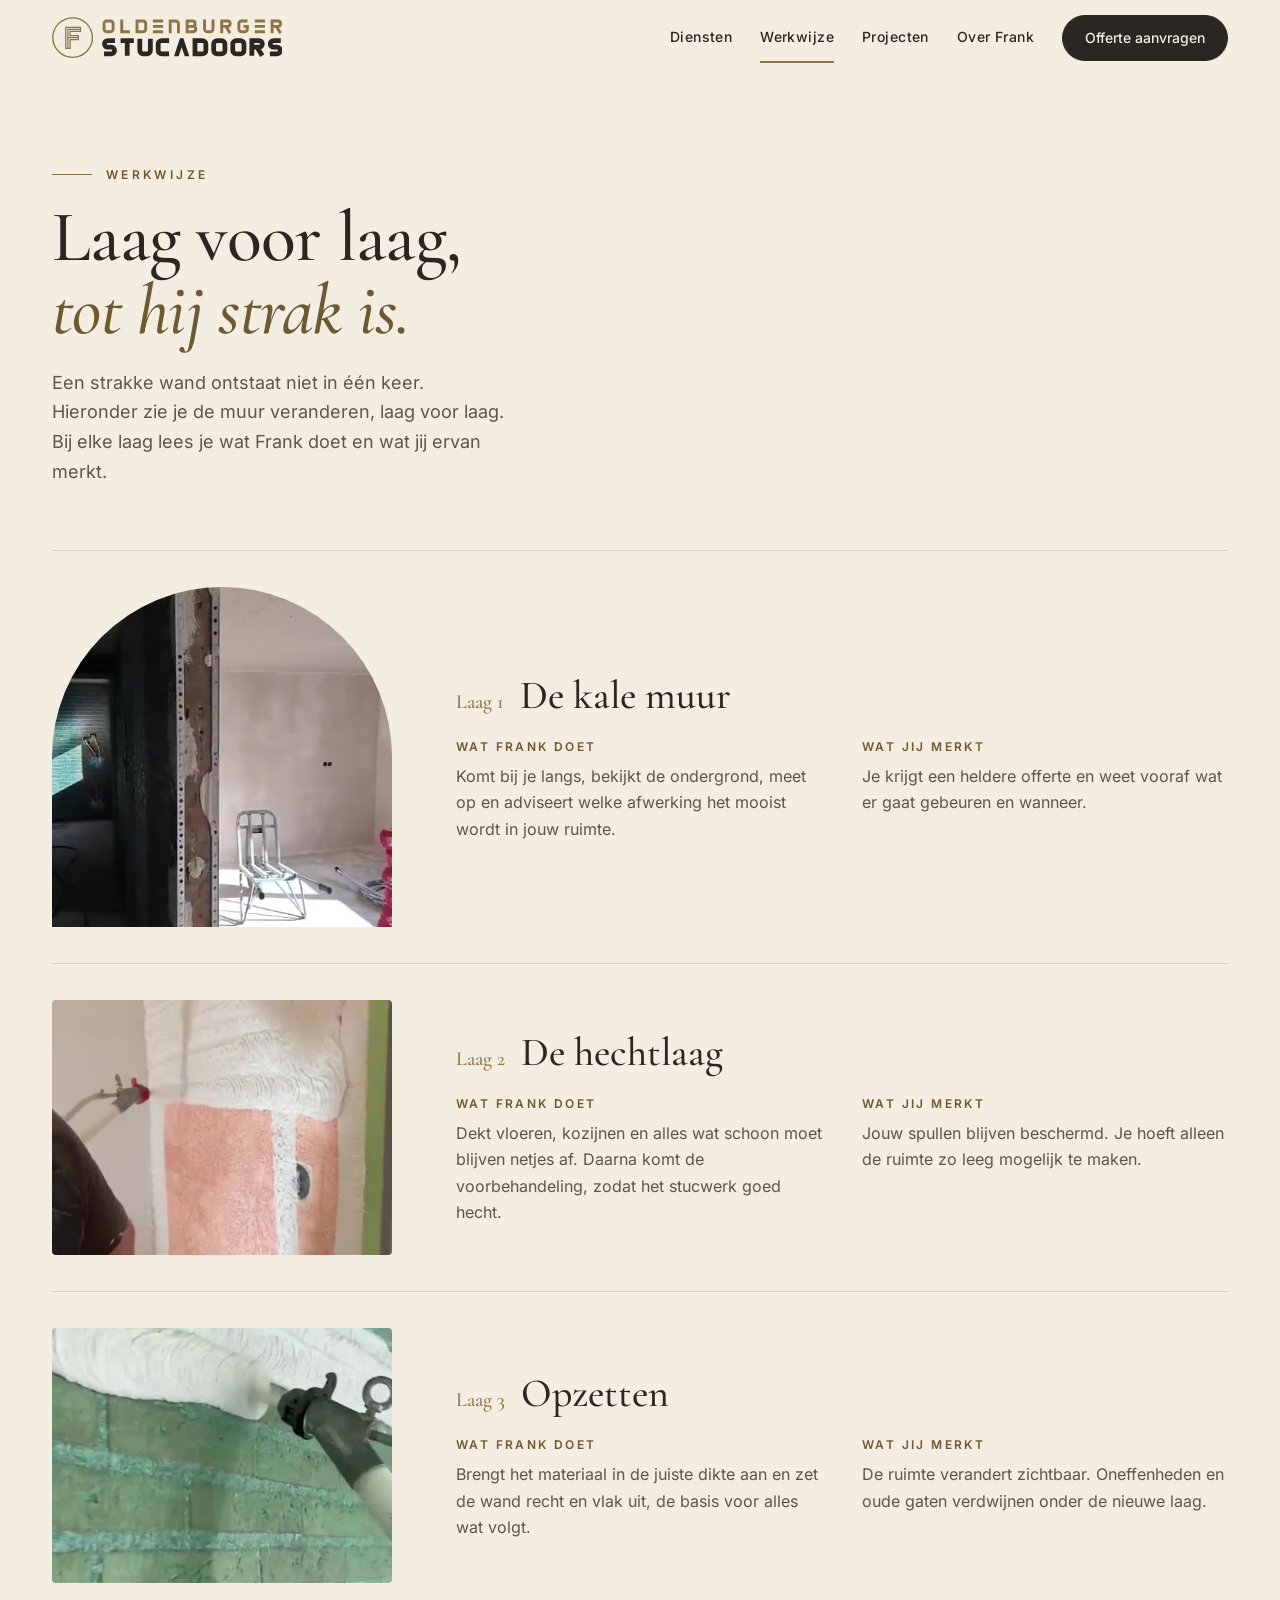
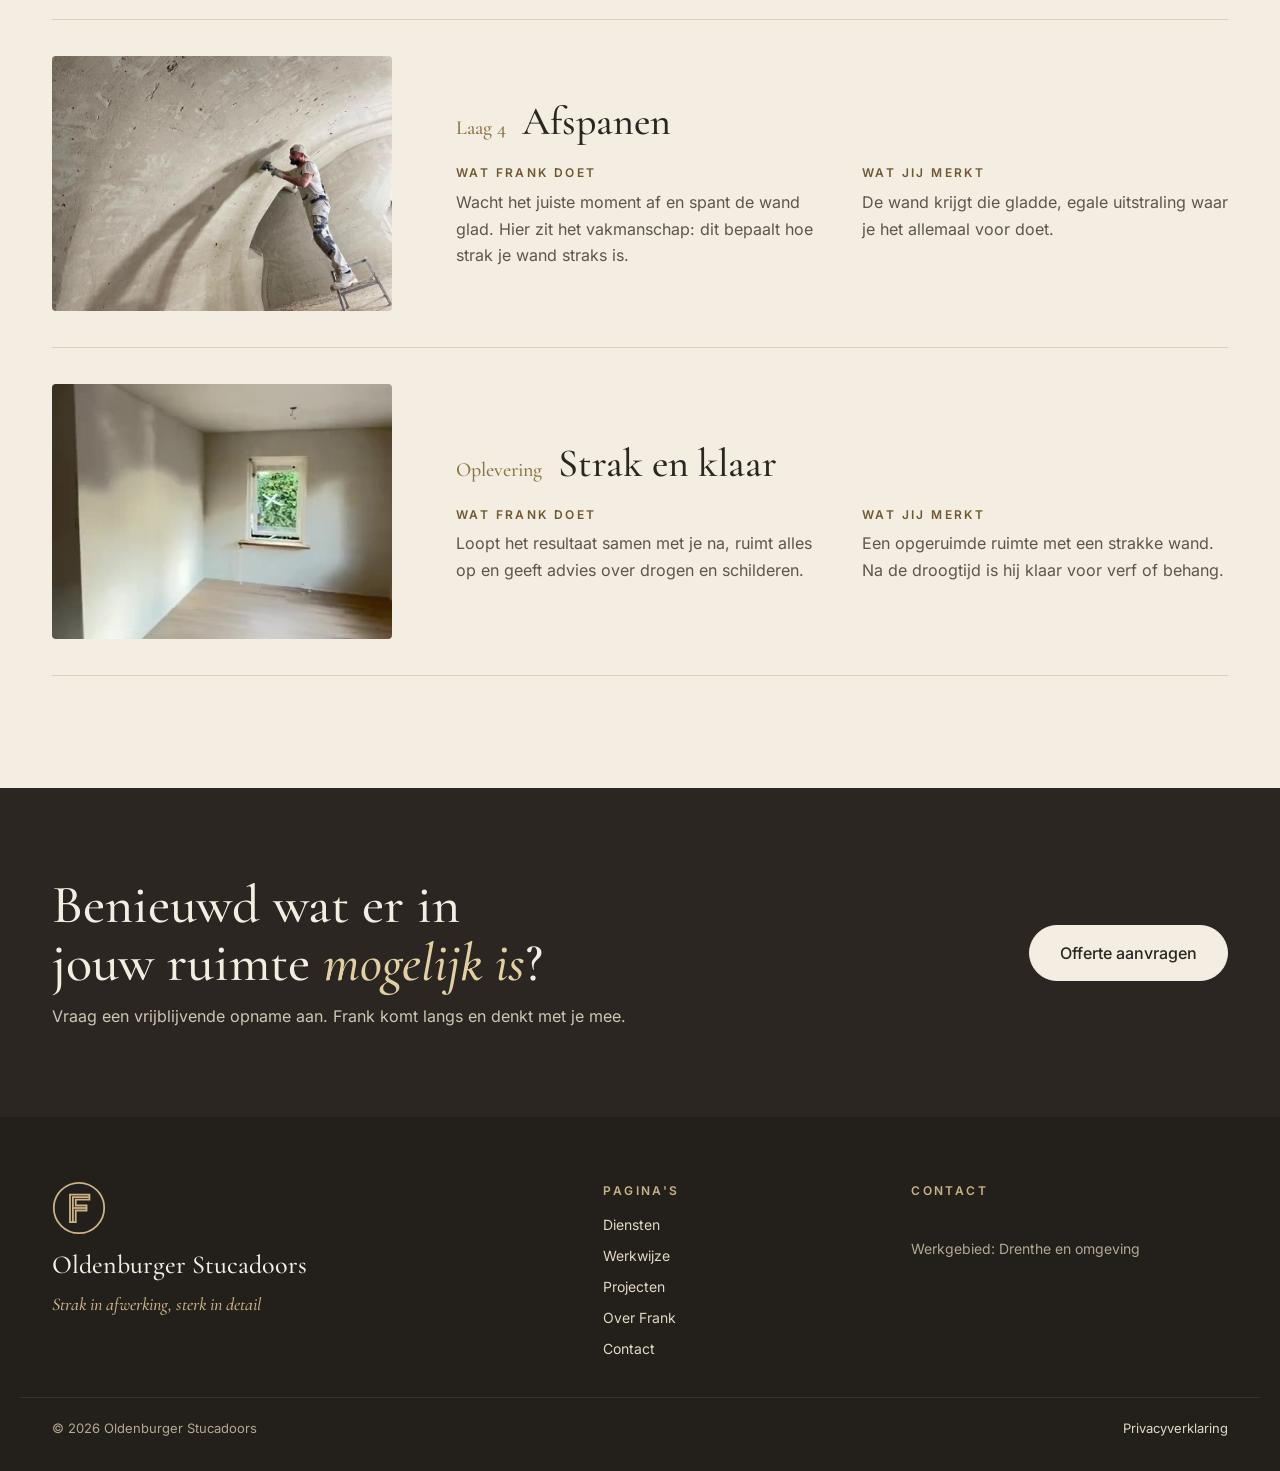
<file: werkwijze.html>
<!doctype html>
<html lang="nl">
<head>
<meta charset="utf-8">
<meta name="viewport" content="width=device-width, initial-scale=1">
<title>Werkwijze | Oldenburger Stucadoors</title>
<meta name="description" content="Laag voor laag naar een strakke wand: zo werkt Oldenburger Stucadoors, van opname tot oplevering.">
<meta name="theme-color" content="#F4EDE1">
<meta property="og:type" content="website">
<meta property="og:locale" content="nl_NL">
<meta property="og:site_name" content="Oldenburger Stucadoors">
<meta property="og:title" content="Werkwijze | Oldenburger Stucadoors">
<meta property="og:description" content="Laag voor laag naar een strakke wand: zo werkt Oldenburger Stucadoors, van opname tot oplevering.">
<link rel="icon" href="favicon.svg" type="image/svg+xml">
<link rel="preload" href="assets/fonts/cormorant-garamond-latin-500-normal.woff2" as="font" type="font/woff2" crossorigin>
<link rel="preload" href="assets/fonts/inter-latin-400-normal.woff2" as="font" type="font/woff2" crossorigin>
<link rel="stylesheet" href="assets/site.css?v=3">
</head>
<body>
<a class="skip" href="#inhoud">Naar de inhoud</a>
<header class="kop">
<div class="wrap kop__in">
<a class="kop__logo" href="./" aria-label="Oldenburger Stucadoors, naar de homepage"><svg viewBox="0 0 839 150" aria-hidden="true">
<g transform="translate(-5 -5)"><circle cx="80" cy="80" r="72" fill="none" stroke="#8C7445" stroke-width="5"></circle><g transform="translate(5 5)" fill="none" stroke="#8C7445" stroke-width="4.5"><path d="M50 38H104V52H66V68H96V82H66V114H50Z"></path><path d="M58 114V45H104"></path><path d="M58 75H96"></path></g></g>
<g transform="translate(184 9) scale(0.5)" fill="none" stroke="#8C7445" stroke-width="21"><rect x="11" y="11" width="66" height="78" rx="20"></rect><path transform="translate(129 0)" d="M11 0V89H70"></path><path transform="translate(240 0)" d="M11 11H55A20 20 0 0 1 75 31V69A20 20 0 0 1 55 89H11Z"></path><path transform="translate(367 0)" d="M0 11H74M0 50H74M0 89H74"></path><path transform="translate(482 0)" d="M11 100V11H51A20 20 0 0 1 71 31V100"></path><path transform="translate(605 0)" d="M11 50H55A19.5 19.5 0 0 1 55 89H11V11H50A19.5 19.5 0 0 1 50 50"></path><path transform="translate(732 0)" d="M11 0V69A20 20 0 0 0 31 89H53A20 20 0 0 0 73 69V0"></path><path transform="translate(857 0)" d="M11 100V11H53A19.5 19.5 0 0 1 53 50H11M42 50L72 100"></path><path transform="translate(982 0)" d="M73 11H31A20 20 0 0 0 11 31V69A20 20 0 0 0 31 89H53A20 20 0 0 0 73 69V50H44"></path><path transform="translate(1109 0)" d="M0 11H74M0 50H74M0 89H74"></path><path transform="translate(1224 0)" d="M11 100V11H53A19.5 19.5 0 0 1 53 50H11M42 50L72 100"></path></g>
<g transform="translate(184 79) scale(0.62)" fill="none" stroke="#2B2621" stroke-width="28"><path d="M73 11H31A19.5 19.5 0 0 0 31 50H51A19.5 19.5 0 0 1 51 89H9"></path><path transform="translate(106 0)" d="M0 11H78M39 11V100"></path><path transform="translate(208 0)" d="M11 0V69A20 20 0 0 0 31 89H53A20 20 0 0 0 73 69V0"></path><path transform="translate(316 0)" d="M75 11H31A20 20 0 0 0 11 31V69A20 20 0 0 0 31 89H75"></path><path transform="translate(422 0)" d="M-2 103L33 -3H53L88 103H61L43 50L25 103Z" fill="#2B2621" stroke="none"></path><path transform="translate(532 0)" d="M11 11H55A20 20 0 0 1 75 31V69A20 20 0 0 1 55 89H11Z"></path><rect x="653" y="11" width="66" height="78" rx="20"></rect><rect x="765" y="11" width="66" height="78" rx="20"></rect><path transform="translate(866 0)" d="M11 100V11H53A19.5 19.5 0 0 1 53 50H11M42 50L72 100"></path><path transform="translate(974 0)" d="M73 11H31A19.5 19.5 0 0 0 31 50H51A19.5 19.5 0 0 1 51 89H9"></path></g>
</svg></a>
<nav class="kop__nav" aria-label="Hoofdmenu"><a href="diensten">Diensten</a><a href="werkwijze" aria-current="page">Werkwijze</a><a href="projecten">Projecten</a><a href="over-frank">Over Frank</a></nav>
<a class="kop__tel" data-g="telefoon" hidden><svg viewBox="0 0 24 24" fill="none" stroke="currentColor" stroke-width="1.6" aria-hidden="true"><path d="M5 4h4l2 5-2.5 1.5a11 11 0 0 0 5 5L15 13l5 2v4a1 1 0 0 1-1 1A16 16 0 0 1 4 5a1 1 0 0 1 1-1Z"/></svg><span data-g-tekst></span></a>
<a class="knop knop--klein kop__cta" href="contact">Offerte aanvragen</a>
<button class="kop__menu" type="button" aria-expanded="false" aria-controls="menu"><i aria-hidden="true"></i>Menu</button>
</div>
</header>
<div class="menu" id="menu" hidden>
<div class="menu__top"><span>Oldenburger Stucadoors</span><button class="menu__sluit" type="button">Sluiten</button></div>
<nav aria-label="Menu"><a href="./">Home</a><a href="diensten">Diensten</a><a href="werkwijze" aria-current="page">Werkwijze</a><a href="projecten">Projecten</a><a href="over-frank">Over Frank</a><a href="contact">Contact</a></nav>
<div class="menu__onder">
<a class="knop knop--licht" href="contact">Offerte aanvragen</a>
<a class="knop knop--lijn-licht" data-g="telefoon" data-g-voor="Bel " hidden></a>
<a class="knop knop--lijn-licht" data-g="whatsapp" data-g-vast hidden>Stuur een WhatsApp</a>
<p class="menu__slogan">Strak in afwerking, sterk in detail</p>
</div>
</div>
<main id="inhoud">
<section class="wrap" style="padding-block:clamp(48px,7vw,88px) clamp(32px,5vw,64px)">
<div class="kop-rij" style="margin-bottom:0"><div><p class="label">Werkwijze</p><h1 class="h1">Laag voor laag, <em>tot hij strak is.</em></h1></div>
<p class="intro" style="max-width:42ch">Een strakke wand ontstaat niet in één keer. Hieronder zie je de muur veranderen, laag voor laag. Bij elke laag lees je wat Frank doet en wat jij ervan merkt.</p></div>
</section>
<section class="wrap" style="padding-bottom:var(--sectie)">
<ol class="stappen">
<li class="stap">
<video class="stap__beeld" data-auto muted loop playsinline preload="none" width="464" height="832" poster="assets/kale-muur-poster.jpg" aria-label="Kale wanden met hoekprofielen, klaar om gestuct te worden"><source src="assets/kale-muur.mp4" type="video/mp4"></video>
<div>
<div class="stap__kop"><span>Laag 1</span><h2>De kale muur</h2></div>
<div class="stap__cols">
<div><h3>Wat Frank doet</h3><p>Komt bij je langs, bekijkt de ondergrond, meet op en adviseert welke afwerking het mooist wordt in jouw ruimte.</p></div>
<div><h3>Wat jij merkt</h3><p>Je krijgt een heldere offerte en weet vooraf wat er gaat gebeuren en wanneer.</p></div>
</div>
</div>
</li>
<li class="stap">
<video class="stap__beeld" data-auto muted loop playsinline preload="none" width="472" height="848" poster="assets/hechtlaag-poster.jpg" aria-label="Stuc wordt gespoten over de roze hechtlaag"><source src="assets/hechtlaag.mp4" type="video/mp4"></video>
<div>
<div class="stap__kop"><span>Laag 2</span><h2>De hechtlaag</h2></div>
<div class="stap__cols">
<div><h3>Wat Frank doet</h3><p>Dekt vloeren, kozijnen en alles wat schoon moet blijven netjes af. Daarna komt de voorbehandeling, zodat het stucwerk goed hecht.</p></div>
<div><h3>Wat jij merkt</h3><p>Jouw spullen blijven beschermd. Je hoeft alleen de ruimte zo leeg mogelijk te maken.</p></div>
</div>
</div>
</li>
<li class="stap">
<video class="stap__beeld" data-auto muted loop playsinline preload="none" width="480" height="848" poster="assets/opzetten-poster.jpg" aria-label="Stuc wordt machinaal op een bakstenen muur gespoten"><source src="assets/opzetten.mp4" type="video/mp4"></video>
<div>
<div class="stap__kop"><span>Laag 3</span><h2>Opzetten</h2></div>
<div class="stap__cols">
<div><h3>Wat Frank doet</h3><p>Brengt het materiaal in de juiste dikte aan en zet de wand recht en vlak uit, de basis voor alles wat volgt.</p></div>
<div><h3>Wat jij merkt</h3><p>De ruimte verandert zichtbaar. Oneffenheden en oude gaten verdwijnen onder de nieuwe laag.</p></div>
</div>
</div>
</li>
<li class="stap">
<img class="stap__beeld" src="assets/frank-afspanen-1.jpg" srcset="assets/frank-afspanen-1-800.jpg 800w, assets/frank-afspanen-1.jpg 1200w" sizes="(max-width:760px) 100vw, 340px" width="1200" height="1600" alt="Frank spant het gewelf glad" loading="lazy" decoding="async">
<div>
<div class="stap__kop"><span>Laag 4</span><h2>Afspanen</h2></div>
<div class="stap__cols">
<div><h3>Wat Frank doet</h3><p>Wacht het juiste moment af en spant de wand glad. Hier zit het vakmanschap: dit bepaalt hoe strak je wand straks is.</p></div>
<div><h3>Wat jij merkt</h3><p>De wand krijgt die gladde, egale uitstraling waar je het allemaal voor doet.</p></div>
</div>
</div>
</li>
<li class="stap">
<video class="stap__beeld" data-auto muted loop playsinline preload="none" width="480" height="848" poster="assets/oplevering-poster.jpg" aria-label="Rondgang door een strak opgeleverde ruimte"><source src="assets/oplevering.mp4" type="video/mp4"></video>
<div>
<div class="stap__kop"><span>Oplevering</span><h2>Strak en klaar</h2></div>
<div class="stap__cols">
<div><h3>Wat Frank doet</h3><p>Loopt het resultaat samen met je na, ruimt alles op en geeft advies over drogen en schilderen.</p></div>
<div><h3>Wat jij merkt</h3><p>Een opgeruimde ruimte met een strakke wand. Na de droogtijd is hij klaar voor verf of behang.</p></div>
</div>
</div>
</li>
</ol>
</section>
</main>
<section class="donker sectie" style="padding-block:clamp(56px,7vw,88px)">
<div class="wrap afsluiter">
<div><h2 class="h2">Benieuwd wat er in jouw ruimte <em>mogelijk is</em>?</h2>
<p>Vraag een vrijblijvende opname aan. Frank komt langs en denkt met je mee.</p></div>
<div class="knoppen"><a class="knop knop--licht" href="contact">Offerte aanvragen</a>
<a class="knop knop--lijn-licht" data-g="telefoon" data-g-voor="Bel " hidden></a></div>
</div>
</section>
<footer class="voet">
<div class="wrap voet__in">
<div class="voet__merk"><svg viewBox="0 0 150 150" aria-hidden="true"><circle cx="75" cy="75" r="70" fill="none" stroke="currentColor" stroke-width="5"/><g fill="none" stroke="currentColor" stroke-width="5"><path d="M50 38H104V52H66V68H96V82H66V114H50Z"/><path d="M58 114V45H104"/><path d="M58 75H96"/></g></svg><div class="voet__naam">Oldenburger Stucadoors</div><div class="voet__slogan">Strak in afwerking, sterk in detail</div></div>
<nav aria-label="Voetmenu"><h2>Pagina's</h2><ul><li><a href="diensten">Diensten</a></li><li><a href="werkwijze">Werkwijze</a></li><li><a href="projecten">Projecten</a></li><li><a href="over-frank">Over Frank</a></li><li><a href="contact">Contact</a></li></ul></nav>
<div><h2>Contact</h2><ul>
<li><a data-g="telefoon" hidden></a></li>
<li><a data-g="email" hidden></a></li>
<li><a data-g="whatsapp" data-g-vast hidden>WhatsApp</a></li>
<li data-g="adres" hidden></li>
<li>Werkgebied: Drenthe en omgeving</li>
</ul></div>
</div>
<div class="wrap voet__onder"><span>© <span data-jaar>2026</span> Oldenburger Stucadoors<span data-g="kvk" data-g-voor=" · KvK " hidden></span></span><a href="privacy">Privacyverklaring</a></div>
</footer>
<div class="balk" aria-label="Snel contact">
<a data-g="telefoon" data-g-vast hidden><svg viewBox="0 0 24 24" fill="none" stroke="currentColor" stroke-width="1.6" aria-hidden="true"><path d="M5 4h4l2 5-2.5 1.5a11 11 0 0 0 5 5L15 13l5 2v4a1 1 0 0 1-1 1A16 16 0 0 1 4 5a1 1 0 0 1 1-1Z"/></svg>Bel</a>
<a data-g="whatsapp" data-g-vast hidden><svg viewBox="0 0 24 24" fill="none" stroke="currentColor" stroke-width="1.6" aria-hidden="true"><path d="M4 20l1.4-4.2A8 8 0 1 1 8.6 19L4 20Z"/><path d="M9 9.5c0 3 2.5 5.5 5.5 5.5"/></svg>WhatsApp</a>
<a class="is-hoofd" href="contact">Offerte</a>
</div>
<script src="gegevens.js?v=3"></script>
<script src="assets/site.js?v=3"></script>
</body>
</html>
</file>
<file: assets/site.css>
/* Oldenburger Stucadoors — huisstijl
   Lettertypes staan lokaal (assets/fonts), er wordt niets bij derden opgehaald. */

@font-face{font-family:'Cormorant Garamond';font-style:normal;font-weight:500;font-display:swap;src:url(fonts/cormorant-garamond-latin-500-normal.woff2) format('woff2')}
@font-face{font-family:'Cormorant Garamond';font-style:italic;font-weight:500;font-display:swap;src:url(fonts/cormorant-garamond-latin-500-italic.woff2) format('woff2')}
@font-face{font-family:'Cormorant Garamond';font-style:normal;font-weight:600;font-display:swap;src:url(fonts/cormorant-garamond-latin-600-normal.woff2) format('woff2')}
@font-face{font-family:'Inter';font-style:normal;font-weight:400;font-display:swap;src:url(fonts/inter-latin-400-normal.woff2) format('woff2')}
@font-face{font-family:'Inter';font-style:normal;font-weight:500;font-display:swap;src:url(fonts/inter-latin-500-normal.woff2) format('woff2')}
@font-face{font-family:'Inter';font-style:normal;font-weight:600;font-display:swap;src:url(fonts/inter-latin-600-normal.woff2) format('woff2')}

:root{
  --zand:#F4EDE1; --zand-diep:#EAE0CF; --papier:#FBF7F0;
  --inkt:#2B2621; --inkt-diep:#231F1B; --tekst:#5E554B; --tekst-zacht:#6E6458;
  --brons:#8C7445; --brons-tekst:#6E5A32; --brons-licht:#C9B285; --goud-licht:#E2CFA2;
  --lijn:#DDD1BD; --lijn-sterk:#CDBFA6;
  --serif:'Cormorant Garamond',Georgia,'Times New Roman',serif;
  --sans:'Inter',system-ui,-apple-system,'Segoe UI',Roboto,sans-serif;
  --wrap:1240px; --pad:clamp(20px,4vw,32px); --sectie:clamp(64px,9vw,112px);
  --kop-h:76px;
}

*,*::before,*::after{box-sizing:border-box}
html{-webkit-text-size-adjust:100%;scroll-behavior:smooth;scroll-padding-top:calc(var(--kop-h) + 16px)}
body{margin:0;background:var(--zand);color:var(--inkt);font-family:var(--sans);font-size:16px;line-height:1.65;-webkit-font-smoothing:antialiased}
img,video,svg{display:block;max-width:100%}
img,video{height:auto}
h1,h2,h3,p,figure,ol,ul{margin:0}
ol,ul{padding:0;list-style:none}
a{color:var(--brons-tekst)}
a:hover{color:#4A3C20}
button{font:inherit;color:inherit}
[hidden]{display:none!important}
:focus-visible{outline:2px solid var(--brons);outline-offset:3px;border-radius:2px}
.donker :focus-visible,.hero :focus-visible{outline-color:var(--goud-licht)}

.skip{position:absolute;left:12px;top:-60px;z-index:100;background:var(--inkt);color:var(--zand);padding:12px 18px;border-radius:4px;text-decoration:none}
.skip:focus{top:12px;color:var(--zand)}

.wrap{max-width:var(--wrap);margin-inline:auto;padding-inline:var(--pad)}
.sectie{padding-block:var(--sectie)}
.diep{background:var(--zand-diep)}
.donker{background:var(--inkt);color:var(--zand)}
.donker p{color:#CFC5B5}

/* Typografie */
.label{display:flex;align-items:center;gap:14px;font-size:12px;font-weight:600;letter-spacing:.28em;text-transform:uppercase;color:var(--brons-tekst)}
.label::before{content:"";width:40px;height:1px;background:var(--brons);flex:none}
.donker .label,.hero .label{color:var(--goud-licht)}
.donker .label::before,.hero .label::before{background:var(--goud-licht)}
.h1{font-family:var(--serif);font-weight:500;font-size:clamp(42px,6.2vw,72px);line-height:1.02;letter-spacing:-.01em;text-wrap:balance}
.h2{font-family:var(--serif);font-weight:500;font-size:clamp(34px,4.6vw,54px);line-height:1.06;text-wrap:balance}
.h3{font-family:var(--serif);font-weight:600;font-size:clamp(22px,2.4vw,26px);line-height:1.2}
.h1 em,.h2 em,.quote em{font-style:italic;color:var(--brons-tekst)}
.donker .h1 em,.donker .h2 em,.hero em{color:var(--goud-licht)}
.intro{font-size:clamp(16px,1.5vw,18px);color:var(--tekst);max-width:56ch}
.tekst{color:var(--tekst)}
.kop-rij{display:flex;flex-wrap:wrap;align-items:flex-end;justify-content:space-between;gap:20px 48px;margin-bottom:clamp(32px,4vw,52px)}
.kop-rij>div{display:flex;flex-direction:column;gap:16px;max-width:680px}
.link{font-weight:500;text-underline-offset:4px;text-decoration-thickness:1px}
.donker .link{color:var(--goud-licht)}

/* Knoppen */
.knop{display:inline-flex;align-items:center;justify-content:center;gap:10px;min-height:52px;padding:14px 30px;border-radius:999px;border:1px solid var(--inkt);background:var(--inkt);color:var(--zand);font-weight:500;text-decoration:none;cursor:pointer;transition:background-color .18s,color .18s,border-color .18s}
.knop:hover{background:#463D34;border-color:#463D34;color:var(--zand)}
.knop--licht{background:var(--zand);border-color:var(--zand);color:var(--inkt)}
.knop--licht:hover{background:#fff;border-color:#fff;color:var(--inkt)}
.knop--lijn{background:transparent;color:var(--inkt)}
.knop--lijn:hover{background:var(--inkt);color:var(--zand)}
.knop--lijn-licht{background:transparent;border-color:var(--zand);color:var(--zand)}
.knop--lijn-licht:hover{background:var(--zand);border-color:var(--zand);color:var(--inkt)}
.knop--klein{min-height:44px;padding:10px 22px;font-size:14px}
.knoppen{display:flex;flex-wrap:wrap;gap:12px}

/* Kop */
.kop{position:sticky;top:0;z-index:50;background:rgba(244,237,225,.94);backdrop-filter:blur(10px);-webkit-backdrop-filter:blur(10px);border-bottom:1px solid transparent;transition:border-color .2s,box-shadow .2s}
.kop.is-los{border-bottom-color:var(--lijn);box-shadow:0 8px 24px -18px rgba(70,55,30,.5)}
.kop__in{display:flex;align-items:center;gap:28px;min-height:var(--kop-h)}
.kop__logo{display:flex;margin-right:auto;flex:none}
.kop__logo svg{width:clamp(190px,18vw,240px);height:auto}
.kop__nav{display:flex;align-items:center;gap:28px;font-size:14px;font-weight:500;letter-spacing:.03em}
.kop__nav a{color:var(--inkt);text-decoration:none;padding:12px 0;border-bottom:2px solid transparent}
.kop__nav a:hover{border-bottom-color:var(--lijn-sterk)}
.kop__nav a[aria-current=page]{border-bottom-color:var(--brons)}
.kop__tel{display:inline-flex;align-items:center;gap:8px;font-size:14px;font-weight:600;color:var(--inkt);text-decoration:none;white-space:nowrap}
.kop__tel svg{width:16px;height:16px;color:var(--brons)}
.kop__menu{display:none;align-items:center;gap:10px;min-height:44px;padding:8px 16px;border:1px solid var(--inkt);border-radius:999px;background:transparent;font-size:14px;font-weight:500;cursor:pointer}
.kop__menu i{position:relative;width:16px;height:10px;border-top:1.5px solid currentColor;border-bottom:1.5px solid currentColor}
@media (max-width:920px){
  :root{--kop-h:64px}
  .kop__nav,.kop__cta,.kop__tel{display:none}
  .kop__menu{display:inline-flex}
}

/* Menu op telefoon */
.menu{position:fixed;inset:0;z-index:60;background:var(--inkt);color:var(--zand);display:flex;flex-direction:column;padding:0 var(--pad) 28px;overflow-y:auto}
.menu__top{display:flex;align-items:center;justify-content:space-between;min-height:64px}
.menu__top span{font-family:var(--serif);font-size:22px}
.menu__sluit{min-height:44px;padding:8px 16px;border:1px solid var(--zand);border-radius:999px;background:transparent;color:var(--zand);font-size:14px;font-weight:500;cursor:pointer}
.menu nav{display:flex;flex-direction:column;margin-top:12px}
.menu nav a{font-family:var(--serif);font-size:38px;line-height:1.1;color:var(--zand);text-decoration:none;padding:14px 0;border-bottom:1px solid #3F372F}
.menu nav a[aria-current=page]{color:var(--goud-licht);font-style:italic}
.menu__onder{margin-top:auto;padding-top:28px;display:flex;flex-direction:column;gap:12px}
.menu__onder .knop{width:100%}
.menu__slogan{font-family:var(--serif);font-style:italic;font-size:18px;color:var(--brons-licht);margin-top:8px}
html.menu-open{overflow:hidden}

/* Hero */
.hero{position:relative;overflow:hidden;background:var(--inkt);color:#F7F1E7}
.hero__beeld{position:absolute;inset:0}
.hero__beeld img{position:absolute;inset:0;width:100%;height:100%;object-fit:cover;opacity:0;animation:overloop 36s linear infinite}
.hero__waas{position:absolute;inset:0;background:linear-gradient(100deg,rgba(30,24,18,.86) 0%,rgba(30,24,18,.66) 50%,rgba(30,24,18,.38) 100%)}
.hero__in{position:relative;display:flex;align-items:center;gap:64px;padding-block:72px 112px}
.hero__tekst{flex:1 1 460px;min-width:0;display:flex;flex-direction:column;gap:26px}
.hero__titel{font-family:var(--serif);font-weight:500;font-size:clamp(50px,7vw,84px);line-height:.98;letter-spacing:-.015em}
.hero__titel em{font-style:italic}
.hero__streep{width:120px;height:2px;background:var(--brons-licht)}
.hero__tekst p:not(.label){font-size:18px;color:#E8DFD0;max-width:480px}
.hero__boog{flex:0 1 460px;min-width:0;position:relative}
.hero__boog video{width:100%;height:min(640px,70vh);object-fit:cover;border-radius:9999px 9999px 6px 6px;background:#D9CDB8;box-shadow:0 40px 70px -35px rgba(0,0,0,.6)}
.zegel{position:absolute;left:-56px;bottom:56px;width:150px;height:150px;border-radius:50%;background:var(--zand);box-shadow:0 16px 40px -18px rgba(0,0,0,.6);display:grid;place-items:center}
.zegel__ring{position:absolute;inset:0;animation:draai 28s linear infinite}
@keyframes draai{to{transform:rotate(360deg)}}
@keyframes overloop{0%{opacity:0;transform:scale(1.08)}4%{opacity:1}17%{opacity:1}21%{opacity:0;transform:scale(1.01)}100%{opacity:0;transform:scale(1)}}
@keyframes overloop-m{0%{opacity:0;transform:scale(1.04)}4%{opacity:1}17%{opacity:1}21%{opacity:0;transform:scale(1)}100%{opacity:0;transform:scale(1)}}
@media (max-width:920px){
  .hero__in{min-height:calc(100svh - var(--kop-h));align-items:flex-end;padding-block:56px 44px}
  .hero__boog{display:none}
  .hero__waas{background:linear-gradient(180deg,rgba(30,24,18,.25) 0%,rgba(30,24,18,.45) 35%,rgba(30,24,18,.88) 75%,rgba(30,24,18,.94) 100%)}
  .hero__tekst{gap:20px}
  .hero__beeld img{animation-name:overloop-m;object-position:center 40%}
}

/* Zekerheden onder de hero */
.zeker{background:var(--papier);border-bottom:1px solid var(--lijn)}
.zeker ul{display:grid;grid-template-columns:repeat(3,1fr)}
.zeker li{display:flex;align-items:center;gap:16px;padding:26px 28px}
.zeker li+li{border-left:1px solid var(--lijn)}
.zeker li:first-child{padding-left:0}
.zeker svg{width:30px;height:30px;flex:none;color:var(--brons)}
.zeker strong{display:block;font-family:var(--serif);font-size:21px;font-weight:600;line-height:1.2}
.zeker span{font-size:14px;color:var(--tekst)}
@media (max-width:820px){
  .zeker ul{grid-template-columns:1fr}
  .zeker li{padding:16px 0}
  .zeker li+li{border-left:0;border-top:1px solid var(--lijn)}
}

/* Statement */
.quote{font-family:var(--serif);font-weight:500;font-size:clamp(26px,3.4vw,40px);line-height:1.25;text-align:center;max-width:900px;margin-inline:auto;text-wrap:balance}
.quote-merk{width:44px;height:44px;margin:0 auto 22px;color:var(--brons)}

/* Rij die op de telefoon zijwaarts schuift */
.rij{display:grid;grid-template-columns:repeat(5,minmax(0,1fr));gap:20px}
@media (max-width:920px){
  .rij{grid-template-columns:none;grid-auto-flow:column;grid-auto-columns:min(64%,280px);overflow-x:auto;scroll-snap-type:x mandatory;margin-inline:calc(var(--pad) * -1);padding-inline:var(--pad);scroll-padding-inline:var(--pad);padding-bottom:12px;scrollbar-width:thin}
  .rij>*{scroll-snap-align:start}
}
.boogkaart{display:flex;flex-direction:column;gap:14px;color:var(--inkt);text-decoration:none}
.boogkaart img{width:100%;aspect-ratio:5/6;object-fit:cover;border-radius:9999px 9999px 4px 4px;background:var(--zand-diep)}
.boogkaart span{font-family:var(--serif);font-size:26px;font-weight:600;line-height:1.1}
.boogkaart:hover span{color:var(--brons-tekst)}
.laagkaart{display:flex;flex-direction:column;background:var(--zand);border-radius:4px;overflow:hidden}
.laagkaart img{width:100%;aspect-ratio:4/5;object-fit:cover}
.laagkaart div{padding:16px 18px 18px}
.laagkaart small{display:block;font-size:12px;font-weight:600;letter-spacing:.2em;text-transform:uppercase;color:var(--brons-tekst)}
.laagkaart strong{font-family:var(--serif);font-size:22px;font-weight:600}

/* Twee kolommen: beeld en tekst */
.duo{display:grid;grid-template-columns:minmax(0,1fr) minmax(0,1.15fr);align-items:center;gap:clamp(32px,6vw,80px)}
.duo--om>.duo__beeld{order:2}
.duo__tekst{display:flex;flex-direction:column;gap:18px;align-items:flex-start}
.duo__beeld{display:flex;justify-content:center}
.boog{width:100%;max-width:440px;aspect-ratio:4/5;object-fit:cover;border-radius:9999px 9999px 4px 4px;background:var(--zand-diep)}
.boog--schaduw{box-shadow:0 40px 70px -35px rgba(70,55,30,.55)}
@media (max-width:820px){
  .duo{grid-template-columns:1fr}
  .duo--om>.duo__beeld{order:0}
  .boog{max-width:340px}
}
.nummer{font-family:var(--serif);font-size:22px;color:var(--brons)}
.chips{display:flex;flex-wrap:wrap;gap:8px}
.chips li{background:var(--zand-diep);padding:6px 14px;border-radius:999px;font-size:13px}
.diep .chips li{background:var(--zand)}
.snel{display:flex;gap:10px;flex-wrap:wrap}
.snel a{border:1px solid var(--lijn-sterk);color:var(--inkt);text-decoration:none;padding:10px 20px;border-radius:999px;font-size:14px;min-height:44px;display:inline-flex;align-items:center}
.snel a:hover{border-color:var(--inkt)}
@media (max-width:700px){
  .snel{flex-wrap:nowrap;overflow-x:auto;margin-inline:calc(var(--pad) * -1);padding-inline:var(--pad);padding-bottom:6px;scrollbar-width:none}
  .snel a{flex:none}
}

/* Uitgelicht (donker) */
.uitgelicht{display:grid;grid-template-columns:minmax(0,1.3fr) minmax(0,1fr);align-items:center;gap:clamp(32px,5vw,72px)}
.uitgelicht__beelden{display:grid;grid-template-columns:1fr 1fr;gap:20px}
.uitgelicht__beelden img{width:100%;aspect-ratio:3/5;object-fit:cover;border-radius:4px}
.uitgelicht__beelden img+img{margin-top:64px}
.uitgelicht__tekst{display:flex;flex-direction:column;gap:20px;align-items:flex-start}
@media (max-width:820px){
  .uitgelicht{grid-template-columns:1fr}
  .uitgelicht__beelden{gap:12px}
  .uitgelicht__beelden img+img{margin-top:32px}
}

/* Recent werk op home */
.trio{display:grid;grid-template-columns:1.4fr 1fr;gap:24px}
.trio>div{display:grid;gap:24px}
.trio img{width:100%;object-fit:cover;border-radius:4px}
.trio>img{height:0;min-height:100%}
.trio>div img{aspect-ratio:16/9.4}
@media (max-width:700px){
  .trio{grid-template-columns:1fr;gap:12px}
  .trio>img{height:auto;min-height:0;aspect-ratio:5/4}
  .trio>div{grid-template-columns:1fr 1fr;gap:12px}
  .trio>div img{aspect-ratio:1}
}

/* Werkwijze: laag voor laag */
.stappen{position:relative;counter-reset:stap}
.stap{display:grid;grid-template-columns:minmax(0,340px) minmax(0,1fr);gap:clamp(24px,5vw,64px);align-items:center;padding-block:clamp(24px,3vw,36px);border-top:1px solid var(--lijn)}
.stap:last-child{border-bottom:1px solid var(--lijn)}
.stap__beeld{width:100%;aspect-ratio:4/3;object-fit:cover;border-radius:4px;background:var(--zand-diep)}
.stap:first-child .stap__beeld{border-radius:9999px 9999px 4px 4px;aspect-ratio:1}
.stap__kop{display:flex;align-items:baseline;gap:16px;margin-bottom:18px}
.stap__kop span{font-family:var(--serif);font-size:20px;color:var(--brons);white-space:nowrap}
.stap__kop h2{font-family:var(--serif);font-weight:500;font-size:clamp(30px,3.4vw,40px);line-height:1.1}
.stap__cols{display:grid;grid-template-columns:1fr 1fr;gap:20px 40px}
.stap__cols h3{font-size:12px;font-weight:600;letter-spacing:.2em;text-transform:uppercase;color:var(--brons-tekst);margin-bottom:6px}
.stap__cols p{color:var(--tekst)}
@media (max-width:760px){
  .stap{grid-template-columns:1fr;gap:20px}
  .stap__cols{grid-template-columns:1fr}
  .stap:first-child .stap__beeld{aspect-ratio:4/3;border-radius:4px}
}

/* Projecten */
.vier{display:grid;grid-template-columns:repeat(4,minmax(0,1fr));gap:16px}
.vier figure{display:flex;flex-direction:column;gap:12px}
.vier img,.vier video{width:100%;aspect-ratio:3/4;object-fit:cover;border-radius:4px}
.vier figcaption{display:flex;gap:10px;align-items:baseline;font-family:var(--serif);font-size:22px}
.vier figcaption span{font-size:20px;color:var(--brons-licht)}
@media (max-width:760px){.vier{grid-template-columns:1fr 1fr;gap:12px 12px}.vier figcaption{font-size:19px}}
.filters{display:flex;flex-wrap:wrap;gap:10px}
.filters button{min-height:44px;padding:10px 20px;border-radius:999px;border:1px solid var(--lijn-sterk);background:transparent;font-size:14px;cursor:pointer;white-space:nowrap}
.filters button:hover{border-color:var(--inkt)}
.filters button[aria-pressed=true]{background:var(--inkt);border-color:var(--inkt);color:var(--zand)}
@media (max-width:760px){
  .filters{flex-wrap:nowrap;overflow-x:auto;margin-inline:calc(var(--pad) * -1);padding-inline:var(--pad);padding-bottom:6px;scrollbar-width:none;width:calc(100% + var(--pad) * 2)}
}
.galerij{columns:3;column-gap:24px}
.werk{display:block;width:100%;break-inside:avoid;margin:0 0 24px;padding:0;border:0;background:none;text-align:left;cursor:zoom-in}
.werk__beeld{position:relative;display:block;border-radius:4px;overflow:hidden;background:var(--zand-diep)}
.werk__beeld img{width:100%;transition:transform .5s ease}
.werk:hover .werk__beeld img{transform:scale(1.03)}
.werk__speel{position:absolute;right:12px;bottom:12px;width:44px;height:44px;border-radius:50%;background:rgba(43,38,33,.82);display:grid;place-items:center}
.werk__speel::after{content:"";border-left:13px solid var(--zand);border-top:8px solid transparent;border-bottom:8px solid transparent;margin-left:4px}
.werk__titel{display:flex;justify-content:space-between;align-items:baseline;gap:12px;margin-top:10px}
.werk__titel strong{font-family:var(--serif);font-size:21px;font-weight:600;line-height:1.2}
.werk__titel small{font-size:12px;letter-spacing:.08em;color:var(--tekst-zacht);white-space:nowrap}
@media (max-width:900px){.galerij{columns:2;column-gap:12px}.werk{margin-bottom:18px}.werk__titel{flex-direction:column;gap:2px}.werk__titel strong{font-size:17px}}
.leeg{color:var(--tekst)}

/* Vergroting */
.lichtbak{width:100vw;height:100dvh;max-width:none;max-height:none;margin:0;padding:0;border:0;background:rgba(24,20,16,.96);color:var(--zand)}
.lichtbak::backdrop{background:rgba(24,20,16,.96)}
.lichtbak__in{height:100%;display:grid;grid-template-rows:auto 1fr auto;padding:12px var(--pad) 20px}
.lichtbak__top{display:flex;justify-content:space-between;align-items:center;gap:16px;min-height:52px}
.lichtbak__teller{font-size:13px;letter-spacing:.12em;color:var(--brons-licht)}
.lichtbak__knop{min-height:44px;padding:8px 18px;border-radius:999px;border:1px solid #6A5E50;background:transparent;color:var(--zand);font-size:14px;cursor:pointer}
.lichtbak__knop:hover{border-color:var(--zand)}
.lichtbak__podium{min-height:0;display:flex;align-items:center;justify-content:center}
.lichtbak__podium img,.lichtbak__podium video{max-width:100%;max-height:100%;width:auto;height:auto;object-fit:contain;border-radius:4px}
.lichtbak__onder{display:flex;align-items:center;justify-content:space-between;gap:16px;padding-top:14px}
.lichtbak__titel{font-family:var(--serif);font-size:22px}
.lichtbak__nav{display:flex;gap:10px}

/* Kernwaarden */
.drie{display:grid;grid-template-columns:repeat(3,minmax(0,1fr));gap:clamp(24px,4vw,56px)}
.drie article{display:flex;flex-direction:column;gap:10px}
.drie img,.drie video{width:100%;aspect-ratio:4/3;object-fit:cover;border-radius:4px;margin-bottom:8px}
.drie h3{font-family:var(--serif);font-style:italic;font-weight:500;font-size:30px;color:var(--brons-tekst);line-height:1.15}
.drie p{color:var(--tekst)}
@media (max-width:820px){.drie{grid-template-columns:1fr}}
.handtekening{font-family:var(--serif);font-style:italic;font-size:32px;color:var(--brons-tekst)}

/* Reviews */
.reviews{display:grid;grid-template-columns:repeat(auto-fit,minmax(280px,1fr));gap:20px}
.review{background:var(--papier);border:1px solid var(--lijn);border-radius:4px;padding:32px;display:flex;flex-direction:column;gap:18px}
.review blockquote{margin:0;font-family:var(--serif);font-size:24px;line-height:1.3}
.review footer{font-size:14px;color:var(--tekst)}
.review footer strong{color:var(--inkt);font-weight:600}

/* Contact */
.contact{display:grid;grid-template-columns:minmax(0,1fr) minmax(0,1.2fr);gap:clamp(40px,6vw,80px);align-items:start}
.contact__links{display:flex;flex-direction:column;gap:22px}
@media (max-width:860px){.contact{grid-template-columns:1fr}}
.kanalen{display:flex;flex-direction:column;border-top:1px solid var(--lijn)}
.kanalen a,.kanalen div{display:flex;align-items:center;gap:16px;padding:16px 0;border-bottom:1px solid var(--lijn);color:var(--inkt);text-decoration:none;min-height:64px}
.kanalen svg{width:24px;height:24px;flex:none;color:var(--brons)}
.kanalen small{display:block;font-size:13px;color:var(--tekst-zacht)}
.kanalen strong{font-weight:600;font-size:17px}
.kanalen a:hover strong{color:var(--brons-tekst)}
.formulier{background:var(--papier);border:1px solid var(--lijn);border-radius:6px;padding:clamp(24px,4vw,40px);display:grid;grid-template-columns:1fr 1fr;gap:18px}
.formulier h2{grid-column:1/-1;font-family:var(--serif);font-weight:500;font-size:34px;line-height:1.1}
.formulier>p{grid-column:1/-1;color:var(--tekst);font-size:15px;margin-top:-8px}
.veld{display:flex;flex-direction:column;gap:6px}
.veld--breed{grid-column:1/-1}
.veld label{font-size:14px;font-weight:500}
.veld label i{font-style:normal;font-weight:400;color:var(--tekst-zacht)}
.veld input,.veld select,.veld textarea{width:100%;background:#fff;border:1px solid var(--lijn-sterk);color:var(--inkt);padding:13px 14px;font:inherit;font-size:16px;border-radius:4px}
.veld textarea{resize:vertical;min-height:130px}
.veld input:focus,.veld select:focus,.veld textarea:focus{outline:2px solid var(--brons);outline-offset:1px;border-color:var(--brons)}
.veld [aria-invalid=true]{border-color:#A23B2A}
.veld__fout{font-size:13px;color:#A23B2A}
.formulier__voet{grid-column:1/-1;display:flex;flex-wrap:wrap;align-items:center;gap:14px 20px}
.formulier__voet small{font-size:13px;color:var(--tekst-zacht);flex:1 1 220px}
.melding{grid-column:1/-1;padding:16px 18px;border-radius:4px;font-size:15px}
.melding--goed{background:#E6EDDD;color:#2F4A22;border:1px solid #BFD0AE}
.melding--fout{background:#F6E3DE;color:#7A2A1D;border:1px solid #E2B9AF}
.honing{position:absolute;left:-9999px}
@media (max-width:560px){.formulier{grid-template-columns:1fr}}

/* Afsluiter en voet */
.afsluiter{display:flex;flex-wrap:wrap;align-items:center;justify-content:space-between;gap:28px 48px}
.afsluiter>div{display:flex;flex-direction:column;gap:12px;max-width:640px}
.voet{background:var(--inkt-diep);color:#B3A893;font-size:14px}
.voet a{color:#E2D8C6;text-decoration:none}
.voet a:hover{color:#fff;text-decoration:underline}
.voet__in{display:grid;grid-template-columns:2fr 1fr 1.3fr;gap:40px 64px;padding-block:64px 36px}
.voet__merk{display:flex;flex-direction:column;gap:10px}
.voet__merk svg{width:54px;height:54px;color:var(--brons-licht);margin-bottom:6px}
.voet__naam{font-family:var(--serif);font-size:26px;color:var(--zand);line-height:1.1}
.voet__slogan{font-family:var(--serif);font-style:italic;font-size:18px;color:var(--brons-licht)}
.voet h2{font-size:12px;font-weight:600;letter-spacing:.2em;text-transform:uppercase;color:var(--brons-licht);margin-bottom:12px}
.voet ul{display:flex;flex-direction:column;gap:8px}
.voet__onder{display:flex;flex-wrap:wrap;justify-content:space-between;gap:8px 24px;padding-block:20px 32px;border-top:1px solid #3A332C;font-size:13px}
@media (max-width:760px){.voet__in{grid-template-columns:1fr 1fr}.voet__merk{grid-column:1/-1}}

/* Vaste balk op de telefoon (verschijnt zodra er een telefoonnummer is) */
.balk{position:fixed;left:0;right:0;bottom:0;z-index:40;display:none;gap:8px;padding:10px var(--pad) calc(10px + env(safe-area-inset-bottom));background:rgba(35,31,27,.96);backdrop-filter:blur(8px)}
.balk a{flex:1;min-height:48px;display:flex;align-items:center;justify-content:center;gap:8px;border-radius:999px;font-weight:500;font-size:15px;text-decoration:none;border:1px solid var(--zand);color:var(--zand)}
.balk a.is-hoofd{background:var(--zand);color:var(--inkt)}
.balk svg{width:18px;height:18px}
@media (max-width:920px){html.heeft-balk .balk{display:flex}html.heeft-balk body{padding-bottom:calc(68px + env(safe-area-inset-bottom))}}

/* Tekstpagina's */
.proza{max-width:68ch;display:flex;flex-direction:column;gap:16px;color:var(--tekst)}
.proza h2{font-family:var(--serif);font-weight:600;font-size:28px;color:var(--inkt);margin-top:20px;line-height:1.2}
.proza ul{list-style:disc;padding-left:20px;display:flex;flex-direction:column;gap:6px}
.midden{min-height:60vh;display:flex;flex-direction:column;justify-content:center;gap:22px;align-items:flex-start}

@media (prefers-reduced-motion:reduce){
  html{scroll-behavior:auto}
  .zegel__ring{animation:none}
  .hero__beeld img{animation:none}
  .hero__beeld img:first-child{opacity:1}
  .werk__beeld img{transition:none}
}
</file>
